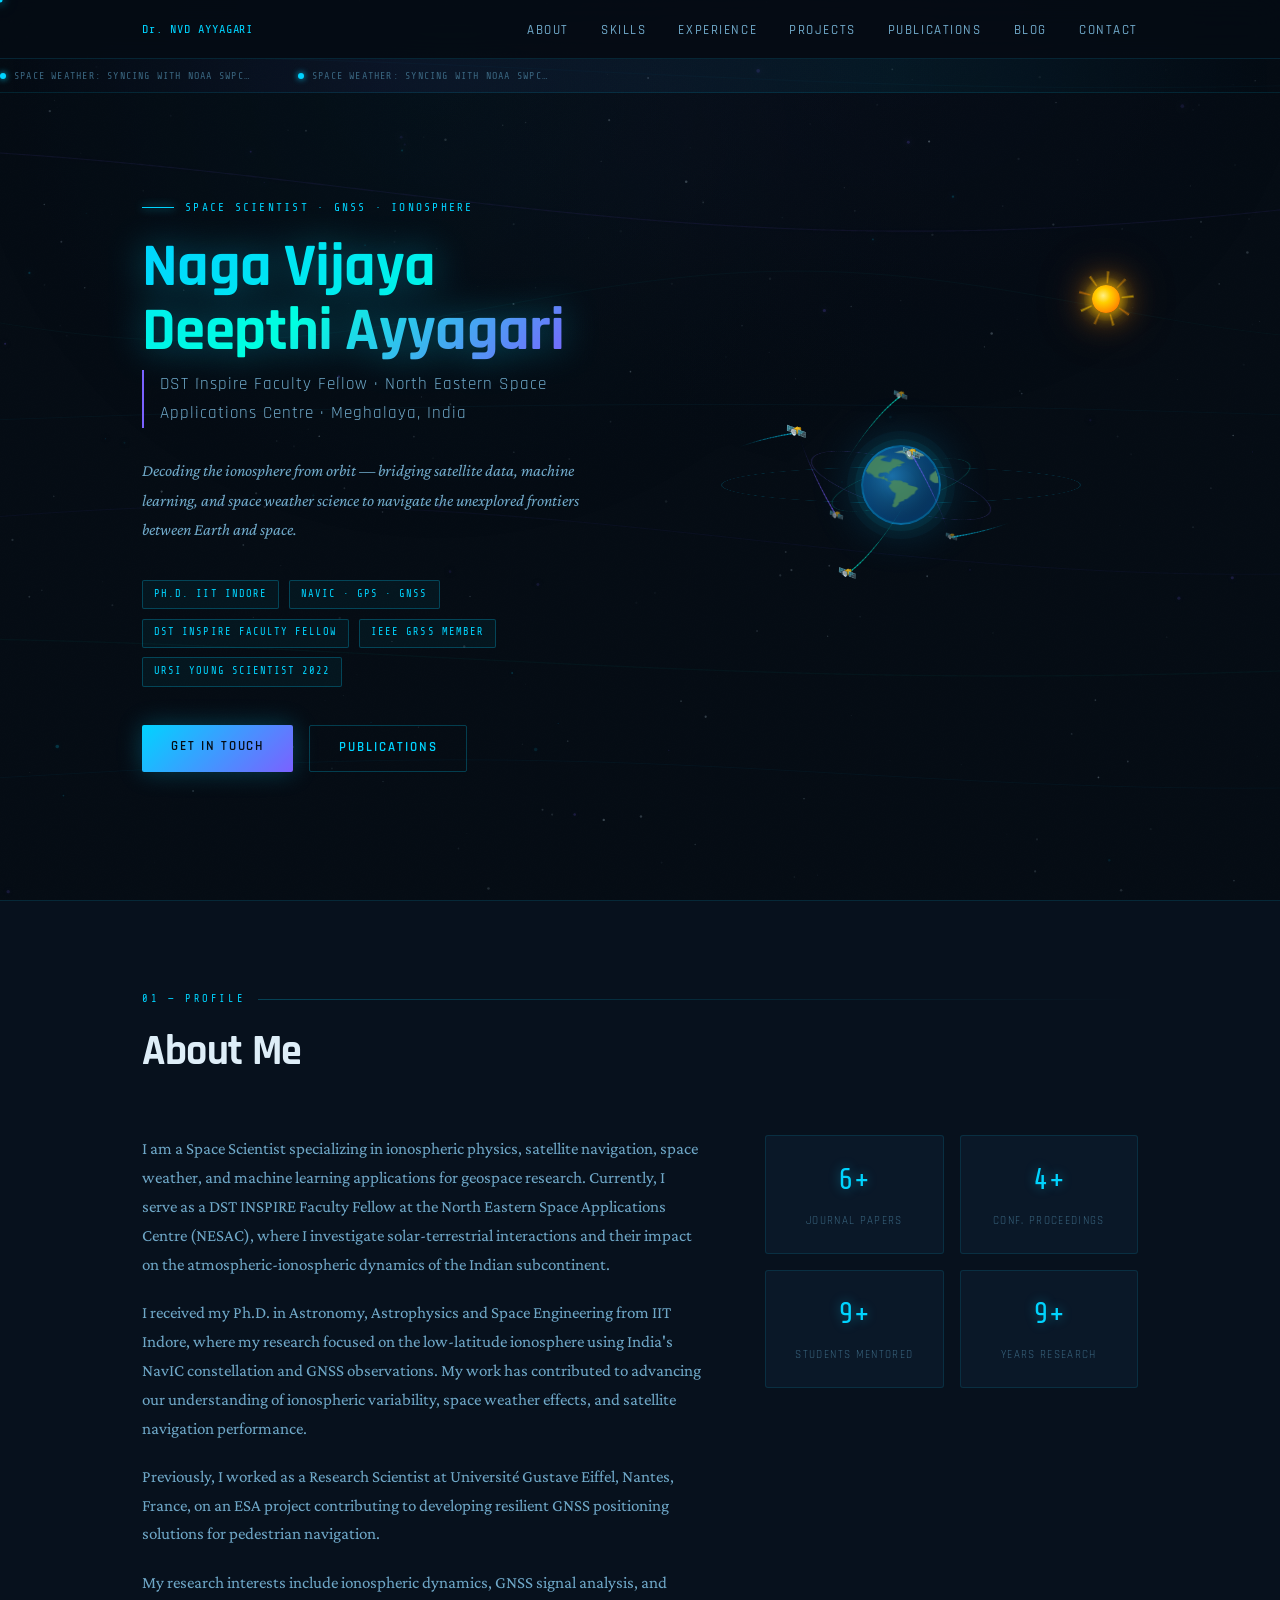
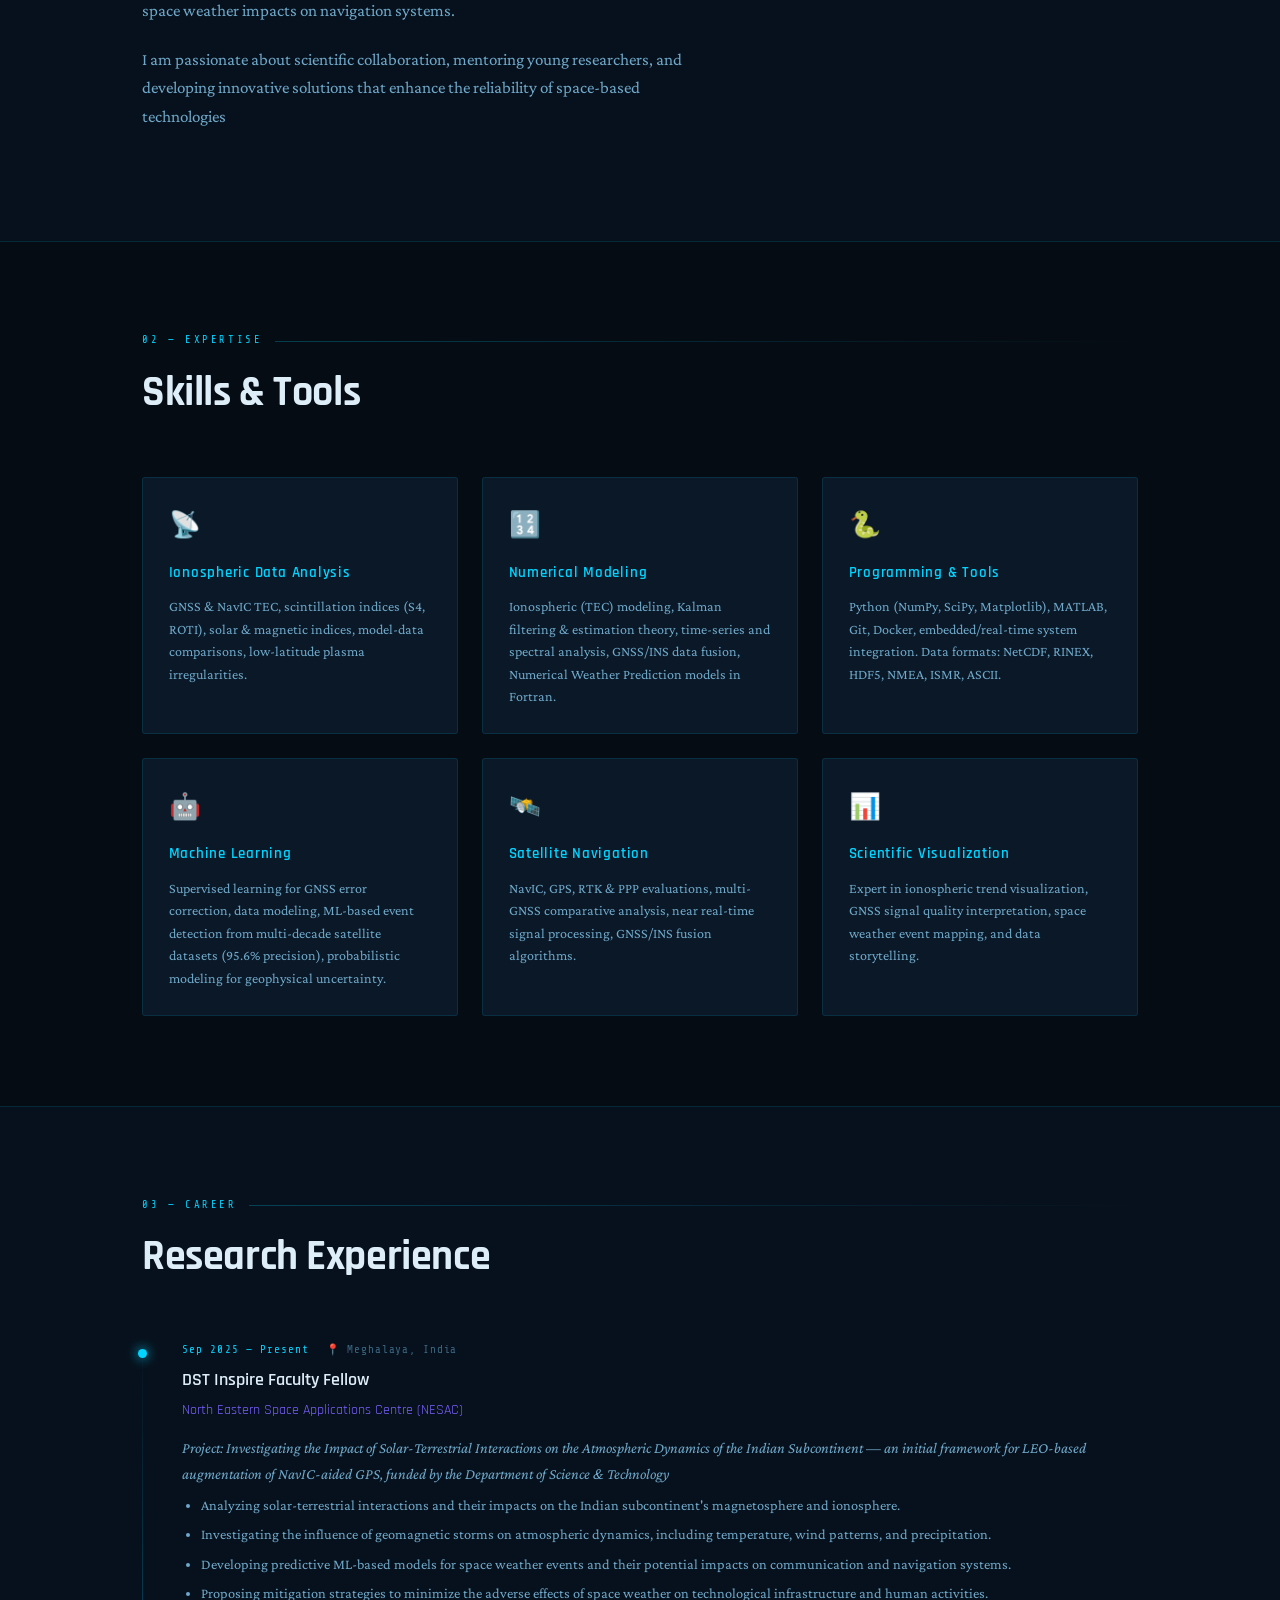
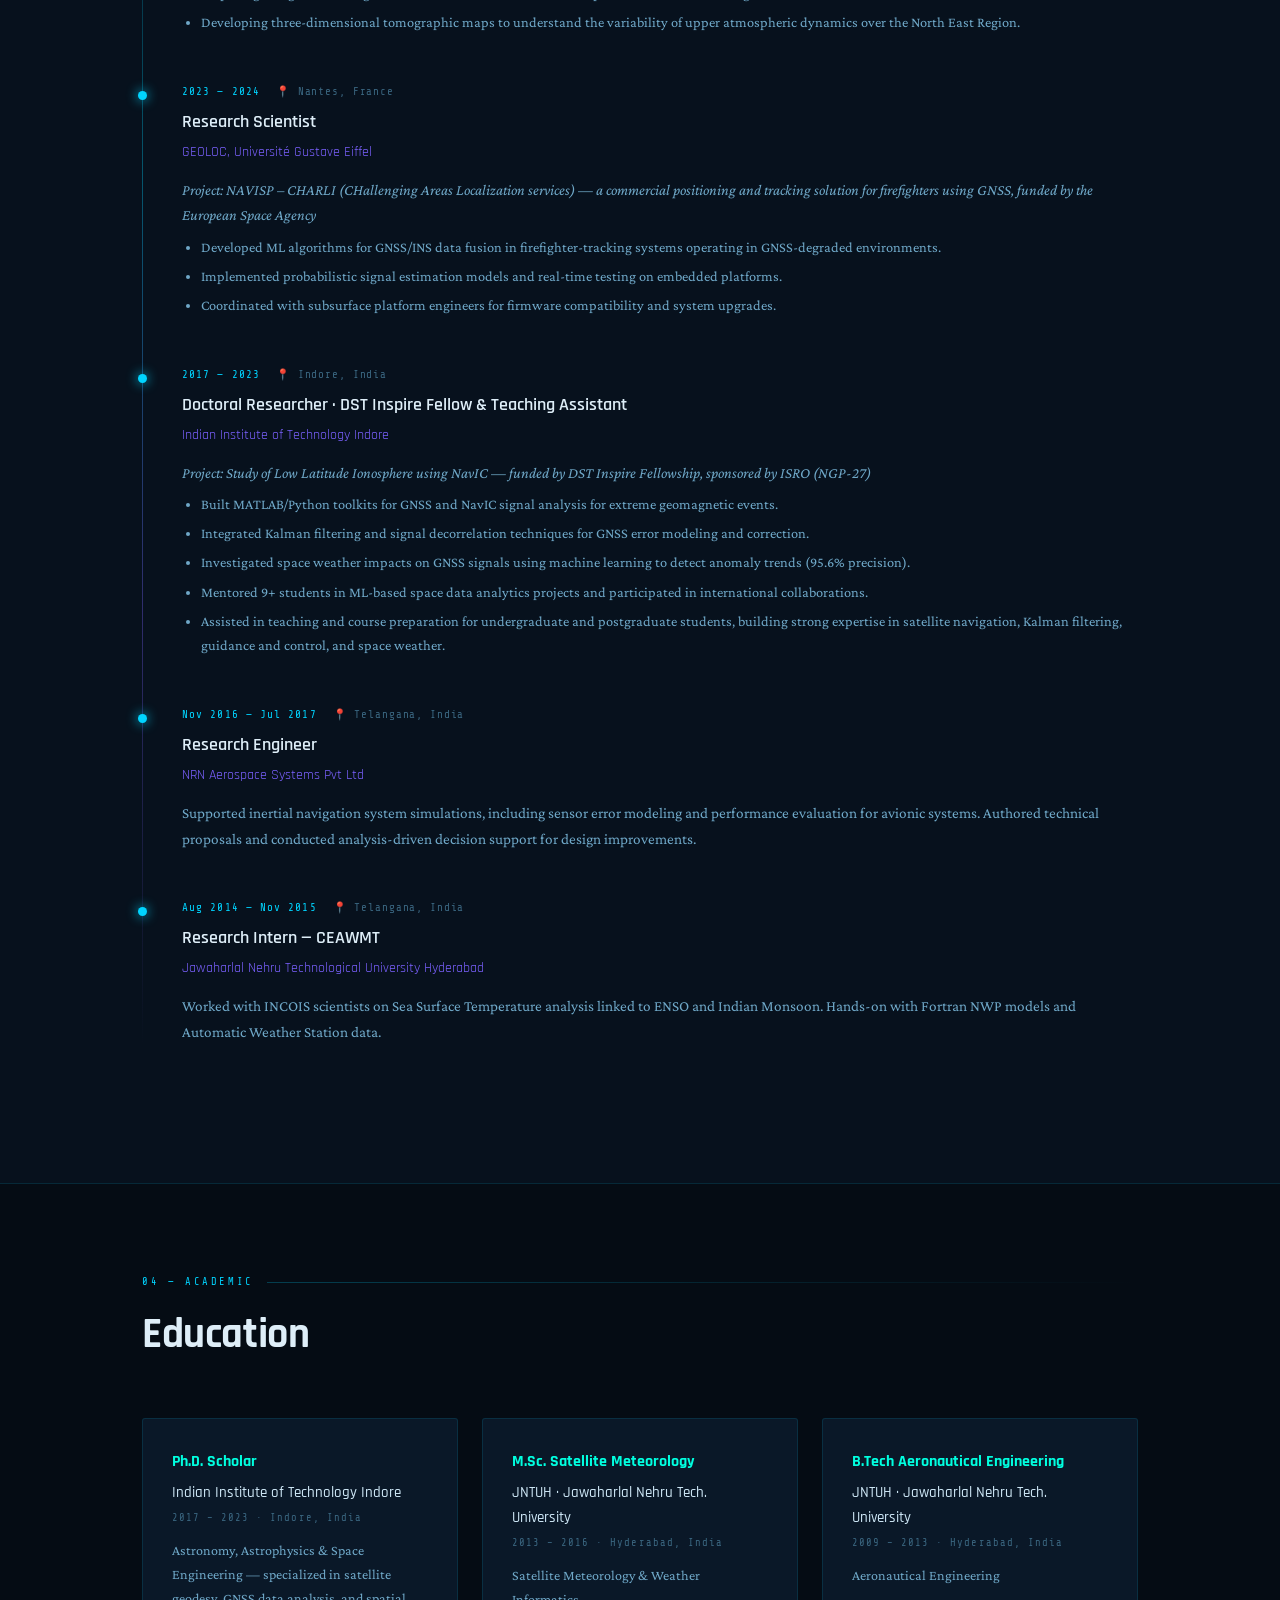
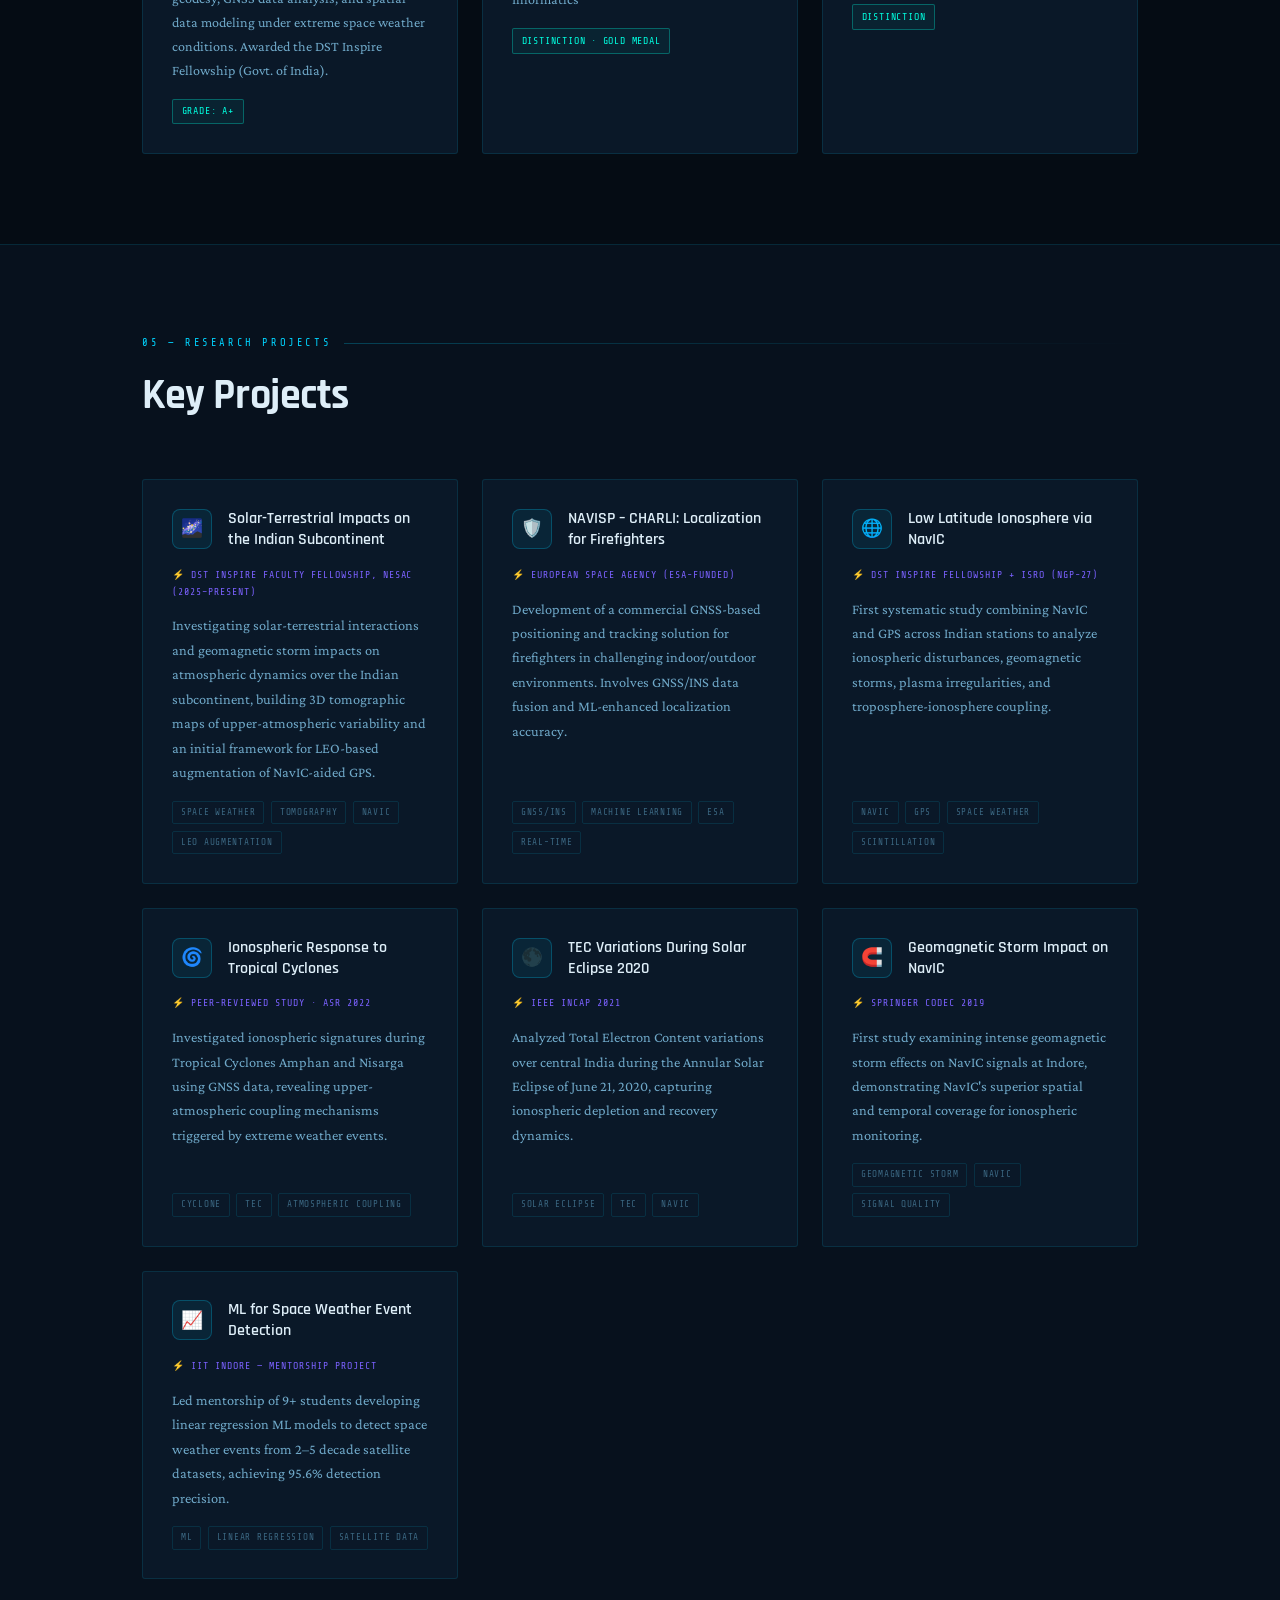
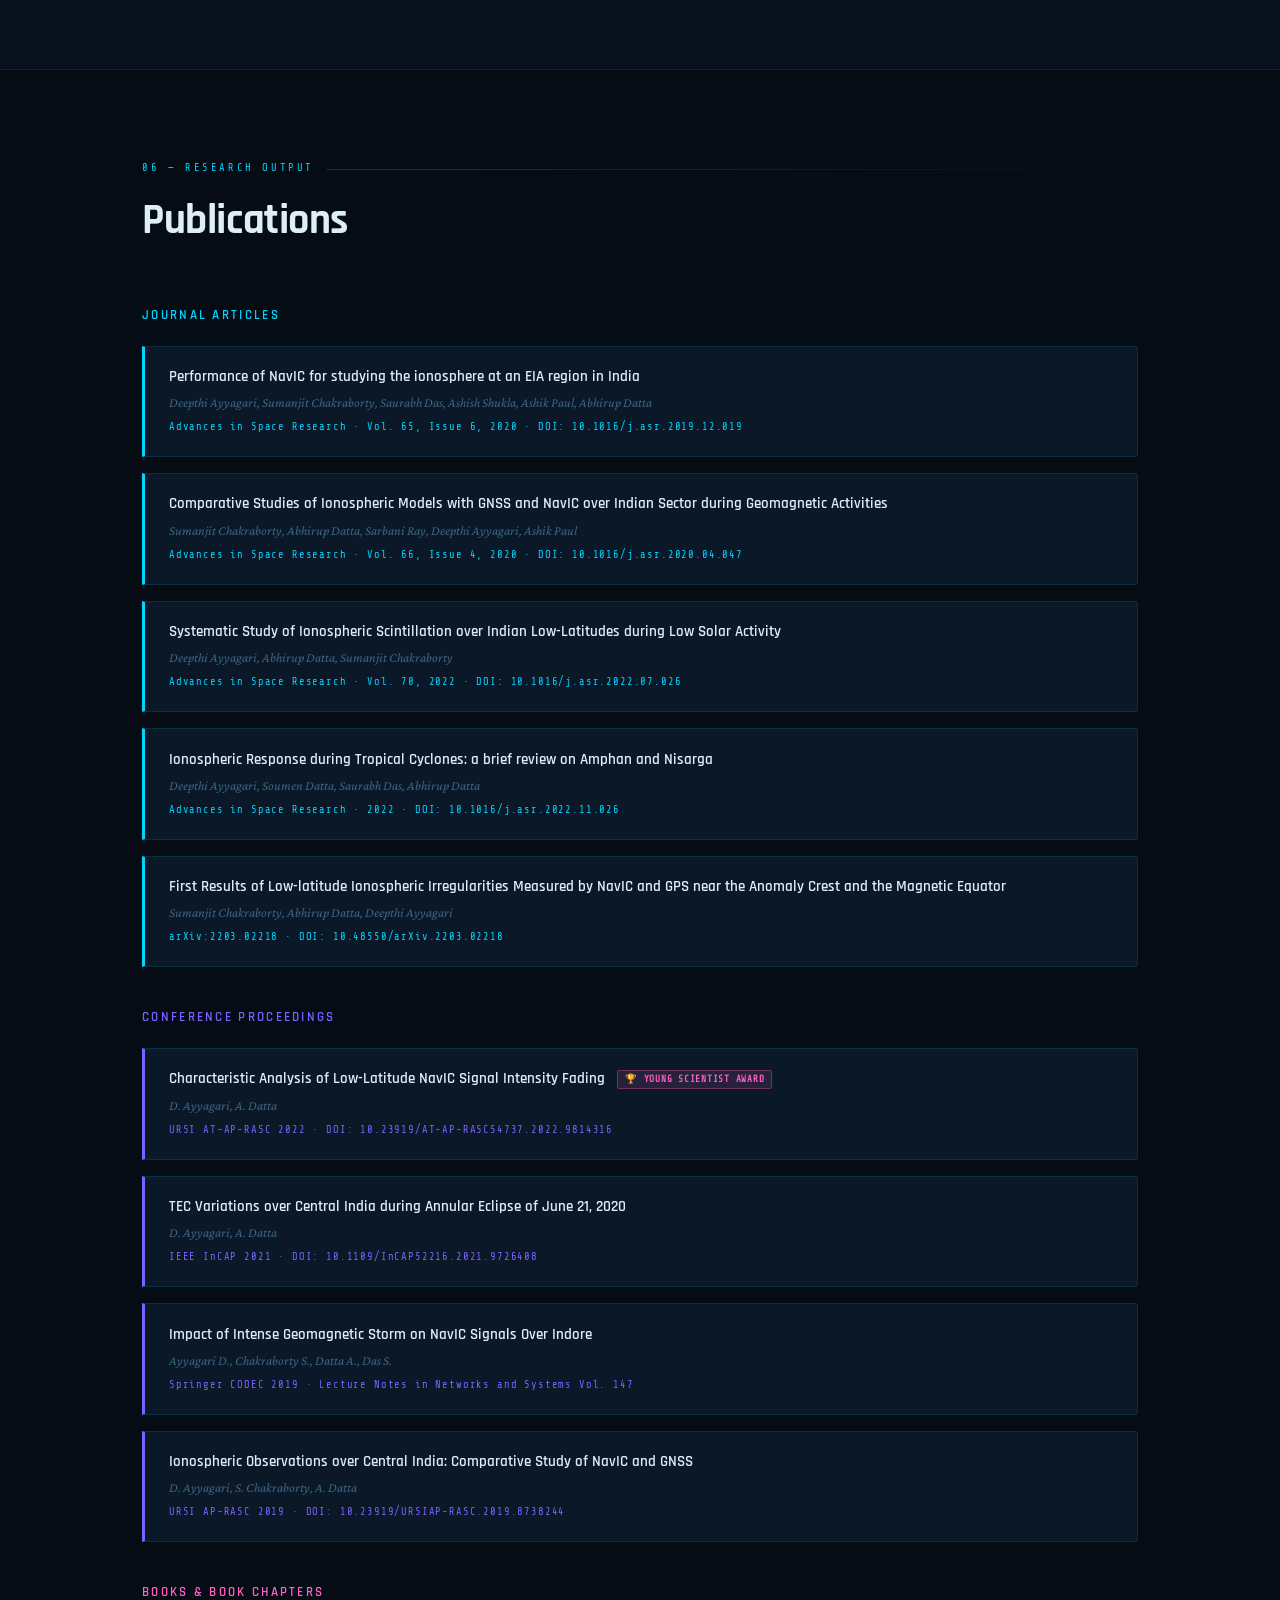
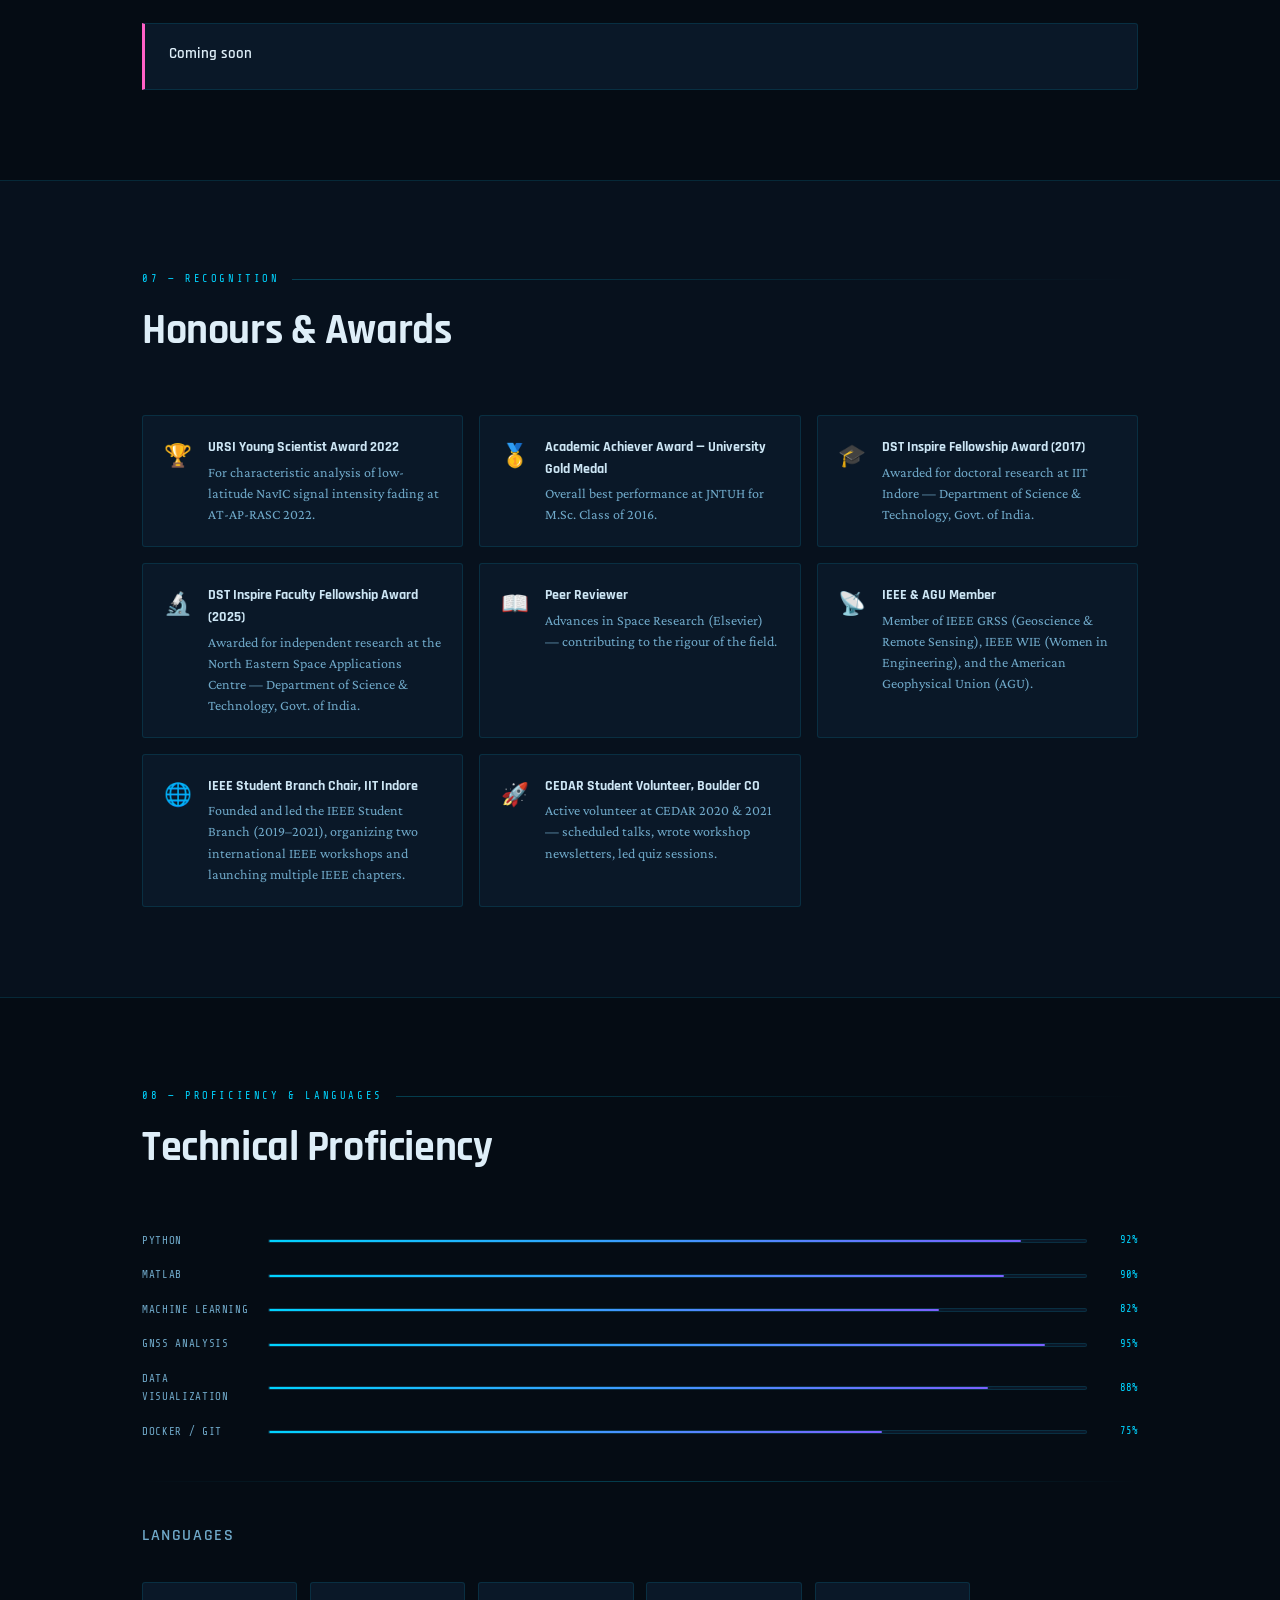
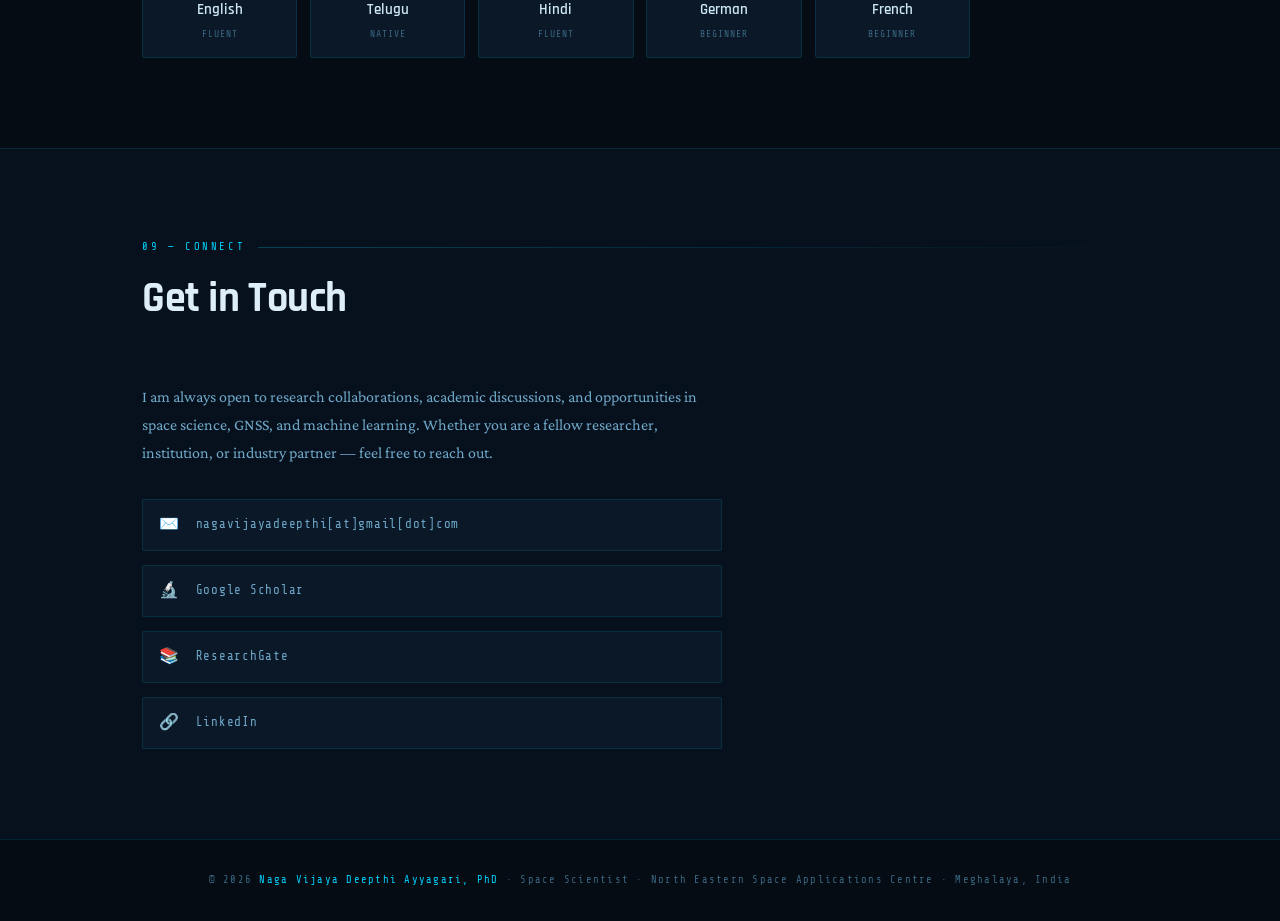
<file: index.html>
<!DOCTYPE html>
<html lang="en">
<head>
<meta charset="UTF-8" />
<meta name="viewport" content="width=device-width, initial-scale=1.0"/>
<title>Naga Vijaya Deepthi Ayyagari — Space Scientist</title>
<link href="https://fonts.googleapis.com/css2?family=Rajdhani:wght@300;400;500;600;700&family=Share+Tech+Mono&family=Crimson+Pro:ital,wght@0,300;0,400;1,300;1,400&display=swap" rel="stylesheet"/>
<link rel="stylesheet" href="css/style.css" />
</head>
<body class="custom-cursor">

<!-- ANIMATED BACKGROUND CANVAS -->
<canvas id="ionosphere-canvas"></canvas>

<!-- CUSTOM CURSOR -->
<div id="cursor-outer"></div>
<div id="cursor-inner"></div>
<canvas id="cursor-trail" width="1" height="1"></canvas>

<!-- SPACE WEATHER LIVE TICKER — populated by js/space-weather.js from NOAA SWPC, refreshed hourly -->
<div class="sw-banner" style="position:fixed;top:58px;left:0;right:0;z-index:99;">
  <div class="sw-ticker" id="sw-ticker">
    <span class="sw-item"><span class="sw-dot cyan"></span> SPACE WEATHER: SYNCING WITH NOAA SWPC…</span>
    <span class="sw-item"><span class="sw-dot cyan"></span> SPACE WEATHER: SYNCING WITH NOAA SWPC…</span>
  </div>
</div>

<!-- NAV -->
<nav>
  <div class="container">
    <a class="nav-logo" href="#hero">Dr. NVD<span> </span>AYYAGARI</a>
    <ul class="nav-links">
      <li><a href="#about">About</a></li>
      <li><a href="#skills">Skills</a></li>
      <li><a href="#experience">Experience</a></li>
      <li><a href="#projects">Projects</a></li>
      <li><a href="#publications">Publications</a></li>
      <li><a href="blog/index.html">Blog</a></li>
      <li><a href="#contact">Contact</a></li>
    </ul>
  </div>
</nav>

<!-- HERO -->
<section id="hero">
  <div class="container">
    <div class="hero-grid">
      <div>
        <div class="hero-tag">Space Scientist · GNSS · Ionosphere</div>
        <h1><span class="glow-name">Naga Vijaya<br>Deepthi Ayyagari</span></h1>
        <div class="hero-title">DST Inspire Faculty Fellow · North Eastern Space Applications Centre · Meghalaya, India</div>
        <p class="hero-bio">Decoding the ionosphere from orbit — bridging satellite data, machine learning, and space weather science to navigate the unexplored frontiers between Earth and space.</p>
        <div class="hero-badges">
          <span class="badge">Ph.D. IIT Indore</span>
          <span class="badge">NavIC · GPS · GNSS</span>
          <span class="badge">DST Inspire Faculty Fellow</span>
          <span class="badge">IEEE GRSS Member</span>
          <span class="badge">URSI Young Scientist 2022</span>
        </div>
        <div class="cta-row">
          <a href="#contact" class="btn-primary">Get in Touch</a>
          <a href="#publications" class="btn-secondary">Publications</a>
        </div>
      </div>
      <div class="hero-visual">
        <!-- 3D tilted orbit path guides -->
        <div class="orbit-path op1"></div>
        <div class="orbit-path op2"></div>
        <div class="orbit-path op3"></div>
        <!-- Signal rings from Earth -->
        <div class="signal-ring"></div>
        <div class="signal-ring"></div>
        <div class="signal-ring"></div>
        <!-- Earth at center — js/earth.js draws a simplified rotating world map onto #earth-canvas -->
        <div class="earth-core"><canvas id="earth-canvas" width="80" height="80"></canvas></div>
        <!-- Satellites drawn on canvas for true 3D elliptical orbits -->
        <canvas id="sat-canvas" width="420" height="420"></canvas>
        <!-- Solar activity dot — .solar-surface is a churning granulation texture, see css/style.css -->
        <div class="solar-flare"><div class="solar-surface"></div></div>
      </div>
    </div>
  </div>
</section>

<!-- ABOUT -->
<section id="about">
  <div class="container">
    <div class="section-label">01 — Profile</div>
    <h2>About Me</h2>
    <div class="about-grid">
      <div class="about-text">
        <p>I am a Space Scientist specializing in ionospheric physics, satellite navigation, space weather, and machine learning applications for geospace research. Currently, I serve as a DST INSPIRE Faculty Fellow at the North Eastern Space Applications Centre (NESAC), where I investigate solar-terrestrial interactions and their impact on the atmospheric-ionospheric dynamics of the Indian subcontinent.</p>
        <p>I received my Ph.D. in Astronomy, Astrophysics and Space Engineering from IIT Indore, where my research focused on the low-latitude ionosphere using India's NavIC constellation and GNSS observations. My work has contributed to advancing our understanding of ionospheric variability, space weather effects, and satellite navigation performance.</p>
        <p>Previously, I worked as a Research Scientist at Université Gustave Eiffel, Nantes, France, on an ESA project contributing to developing resilient GNSS positioning solutions for pedestrian navigation. </p>
        <p>My research interests include ionospheric dynamics, GNSS signal analysis, and space weather impacts on navigation systems.</p>
        <p>I am passionate about scientific collaboration, mentoring young researchers, and developing innovative solutions that enhance the reliability of space-based technologies</p>
      </div>
      <div class="stat-grid" id="about-stats"><!-- filled by js/render.js from js/data/about.js --></div>
    </div>
  </div>
</section>

<!-- SKILLS -->
<section id="skills">
  <div class="container">
    <div class="section-label">02 — Expertise</div>
    <h2>Skills &amp; Tools</h2>
    <div class="skills-grid" id="skills-grid"><!-- filled by js/render.js from js/data/skills.js --></div>
  </div>
</section>

<!-- EXPERIENCE -->
<section id="experience">
  <div class="container">
    <div class="section-label">03 — Career</div>
    <h2>Research Experience</h2>
    <div class="timeline" id="experience-timeline"><!-- filled by js/render.js from js/data/experience.js --></div>
  </div>
</section>

<!-- EDUCATION -->
<section id="education">
  <div class="container">
    <div class="section-label">04 — Academic</div>
    <h2>Education</h2>
    <div class="edu-grid" id="education-grid"><!-- filled by js/render.js from js/data/education.js --></div>
  </div>
</section>

<!-- PROJECTS -->
<section id="projects">
  <div class="container">
    <div class="section-label">05 — Research Projects</div>
    <h2>Key Projects</h2>
    <div class="projects-grid" id="projects-grid"><!-- filled by js/render.js from js/data/projects.js --></div>
  </div>
</section>

<!-- PUBLICATIONS -->
<section id="publications">
  <div class="container">
    <div class="section-label">06 — Research Output</div>
    <h2>Publications</h2>

    <div class="pub-group">
      <h3 class="pub-subhead pub-subhead--journal">Journal Articles</h3>
      <div class="pub-list" id="pub-journal-list"><!-- filled by js/render.js from js/data/publications.js --></div>
    </div>

    <div class="pub-group">
      <h3 class="pub-subhead pub-subhead--conference">Conference Proceedings</h3>
      <div class="pub-list" id="pub-conference-list"><!-- filled by js/render.js from js/data/publications.js --></div>
    </div>

    <div class="pub-group">
      <h3 class="pub-subhead pub-subhead--books">Books &amp; Book Chapters</h3>
      <div class="pub-list" id="pub-bookchapters-list"><!-- filled by js/render.js from js/data/publications.js --></div>
    </div>
  </div>
</section>

<!-- AWARDS -->
<section id="awards">
  <div class="container">
    <div class="section-label">07 — Recognition</div>
    <h2>Honours &amp; Awards</h2>
    <div class="awards-grid" id="awards-grid"><!-- filled by js/render.js from js/data/awards.js --></div>
  </div>
</section>

<!-- GALLERY — PROFICIENCY -->
<section id="gallery">
  <div class="container">
    <div class="section-label">08 — Proficiency &amp; Languages</div>
    <h2>Technical Proficiency</h2>
    <div class="prog-bars" id="prog-bars"><!-- filled by js/render.js from js/data/proficiency.js --></div>
    <div class="divider" style="margin:2.5rem 0;"></div>
    <h3 class="gallery-subhead">Languages</h3>
    <div class="langs-grid" id="langs-grid"><!-- filled by js/render.js from js/data/proficiency.js --></div>
  </div>
</section>

<!-- CONTACT -->
<section id="contact">
  <div class="container">
    <div class="section-label">09 — Connect</div>
    <h2>Get in Touch</h2>
    <div class="contact-inner">
      <div>
        <p class="contact-intro">I am always open to research collaborations, academic discussions, and opportunities in space science, GNSS, and machine learning. Whether you are a fellow researcher, institution, or industry partner — feel free to reach out.</p>
        <div class="contact-links">
          <div class="contact-link">
            <span class="contact-link-icon">✉️</span> nagavijayadeepthi[at]gmail[dot]com
          </div>
          <a href="https://scholar.google.com/citations?user=rH1kSyIAAAAJ&hl=en" target="_blank" class="contact-link">
            <span class="contact-link-icon">🔬</span> Google Scholar
          </a>
          <a href="https://www.researchgate.net/profile/Deepthi-Ayyagari-2" target="_blank" class="contact-link">
            <span class="contact-link-icon">📚</span> ResearchGate
          </a>
          <a href="https://www.linkedin.com/in/deepthiayyagari/" target="_blank" class="contact-link">
            <span class="contact-link-icon">🔗</span> LinkedIn
          </a>
        </div>
      </div>

    </div>
  </div>
</section>

<!-- FOOTER -->
<footer>
  <div class="container">
    <p>© 2026 <span>Naga Vijaya Deepthi Ayyagari, PhD</span> · Space Scientist · North Eastern Space Applications Centre · Meghalaya, India</p>
  </div>
</footer>

<!-- DATA (content) — edit these to update page content -->
<script src="js/data/about.js"></script>
<script src="js/data/skills.js"></script>
<script src="js/data/experience.js"></script>
<script src="js/data/education.js"></script>
<script src="js/data/projects.js"></script>
<script src="js/data/publications.js"></script>
<script src="js/data/awards.js"></script>
<script src="js/data/proficiency.js"></script>

<!-- RENDER (builds sections from the data above) -->
<script src="js/render.js"></script>

<!-- LIVE DATA (fetches from NOAA SWPC, refreshes hourly — see js/space-weather.js for why not OMNIWeb directly) -->
<script src="js/space-weather.js"></script>

<!-- VISUAL EFFECTS (independent of content) -->
<script src="js/background.js"></script>
<script src="js/satellites.js"></script>
<script src="js/earth.js"></script>
<script src="js/cursor.js"></script>
</body>
</html>
</file>
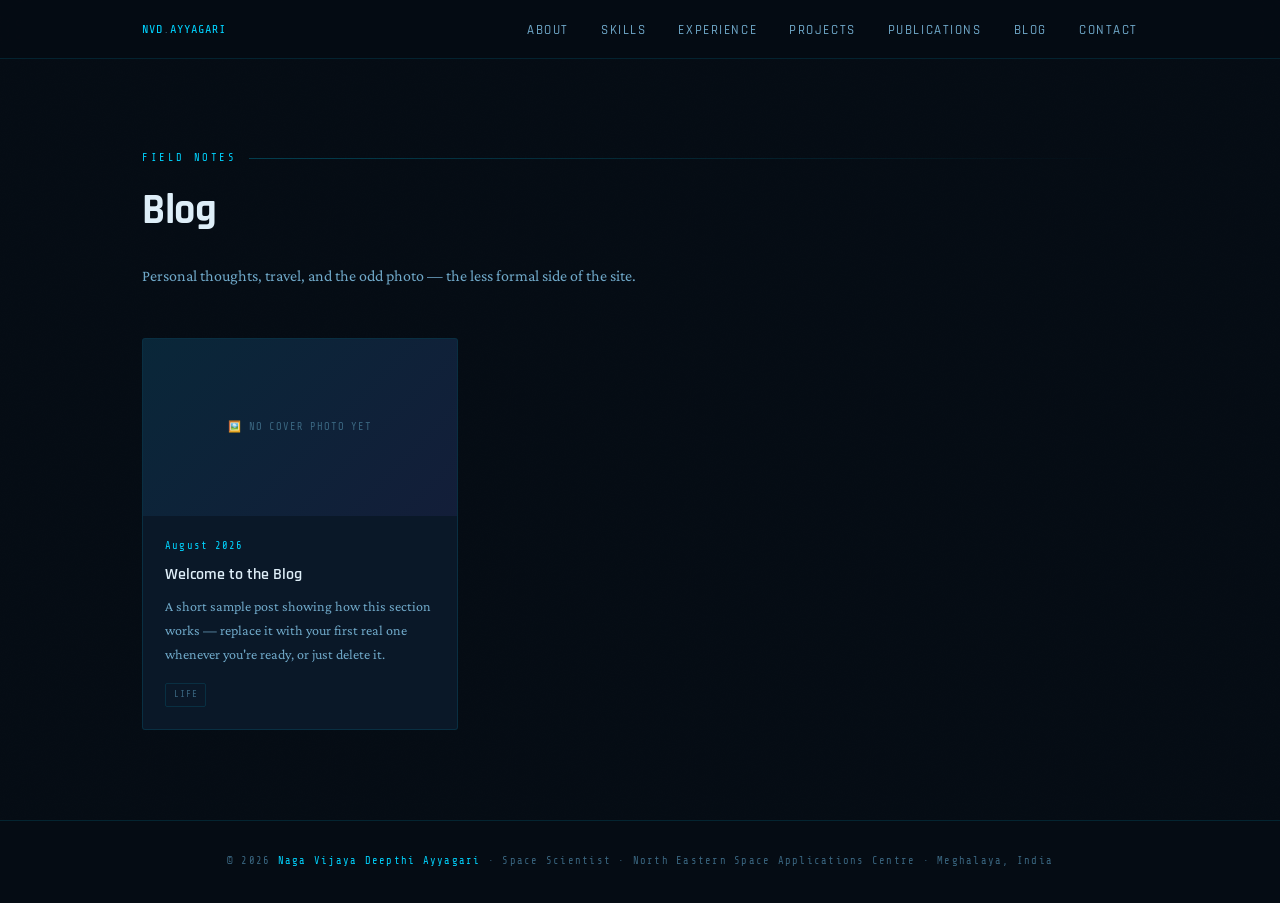
<file: blog/index.html>
<!DOCTYPE html>
<html lang="en">
<head>
<meta charset="UTF-8" />
<meta name="viewport" content="width=device-width, initial-scale=1.0"/>
<title>Blog — Naga Vijaya Deepthi Ayyagari</title>
<link href="https://fonts.googleapis.com/css2?family=Rajdhani:wght@300;400;500;600;700&family=Share+Tech+Mono&family=Crimson+Pro:ital,wght@0,300;0,400;1,300;1,400&display=swap" rel="stylesheet"/>
<link rel="stylesheet" href="../css/style.css" />
</head>
<body>

<!-- NAV — same links as the homepage, but pointing back at it; "Blog" points at this page -->
<nav>
  <div class="container">
    <a class="nav-logo" href="../index.html">NVD<span>.</span>AYYAGARI</a>
    <ul class="nav-links">
      <li><a href="../index.html#about">About</a></li>
      <li><a href="../index.html#skills">Skills</a></li>
      <li><a href="../index.html#experience">Experience</a></li>
      <li><a href="../index.html#projects">Projects</a></li>
      <li><a href="../index.html#publications">Publications</a></li>
      <li><a href="index.html">Blog</a></li>
      <li><a href="../index.html#contact">Contact</a></li>
    </ul>
  </div>
</nav>

<section class="page-intro">
  <div class="container">
    <div class="section-label">Field Notes</div>
    <h2>Blog</h2>
    <p class="contact-intro" style="max-width:640px; margin-top:-2rem; margin-bottom:3rem;">Personal thoughts, travel, and the odd photo — the less formal side of the site.</p>
    <div class="blog-grid" id="blog-grid"><!-- filled by js/blog-render.js from js/data/blog-posts.js --></div>
  </div>
</section>

<!-- FOOTER -->
<footer>
  <div class="container">
    <p>© 2026 <span>Naga Vijaya Deepthi Ayyagari</span> · Space Scientist · North Eastern Space Applications Centre · Meghalaya, India</p>
  </div>
</footer>

<script src="../js/data/blog-posts.js"></script>
<script src="../js/blog-render.js"></script>
<script src="../js/blog-cursor.js"></script>
</body>
</html>
</file>
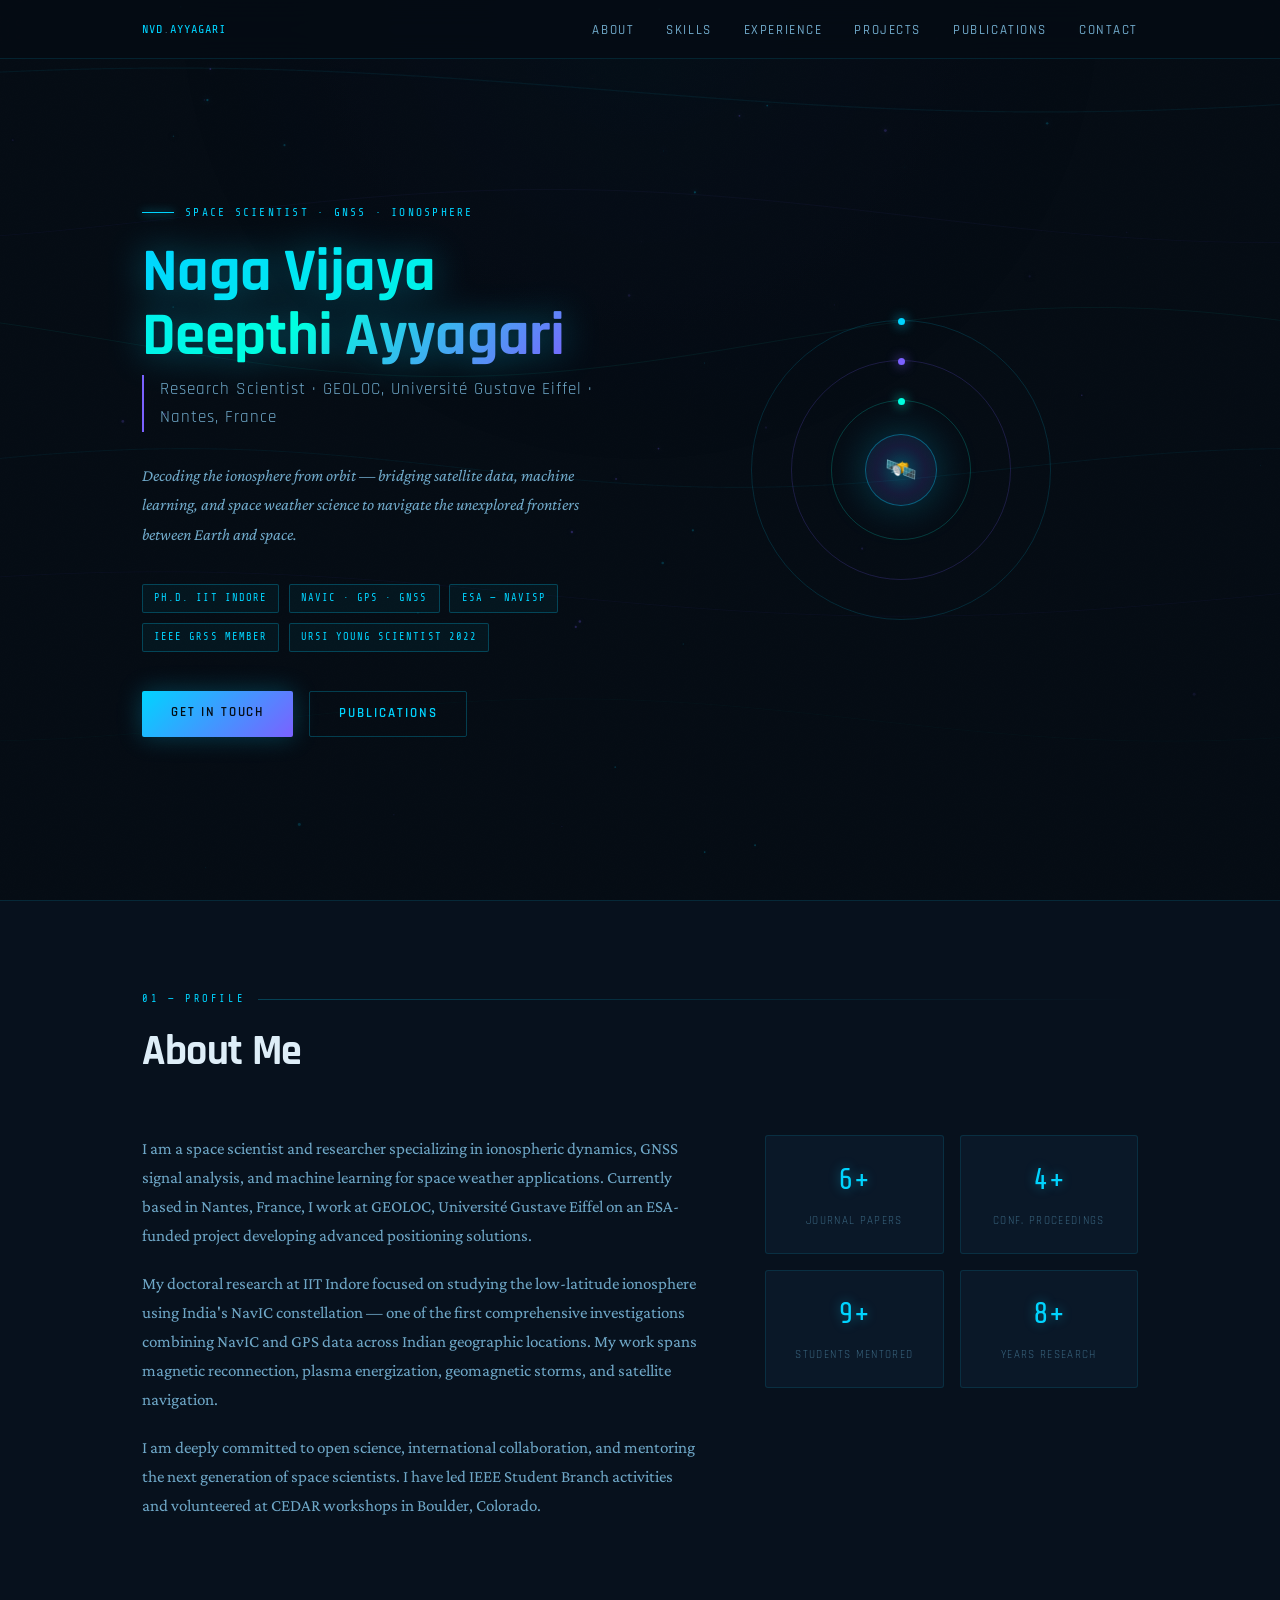
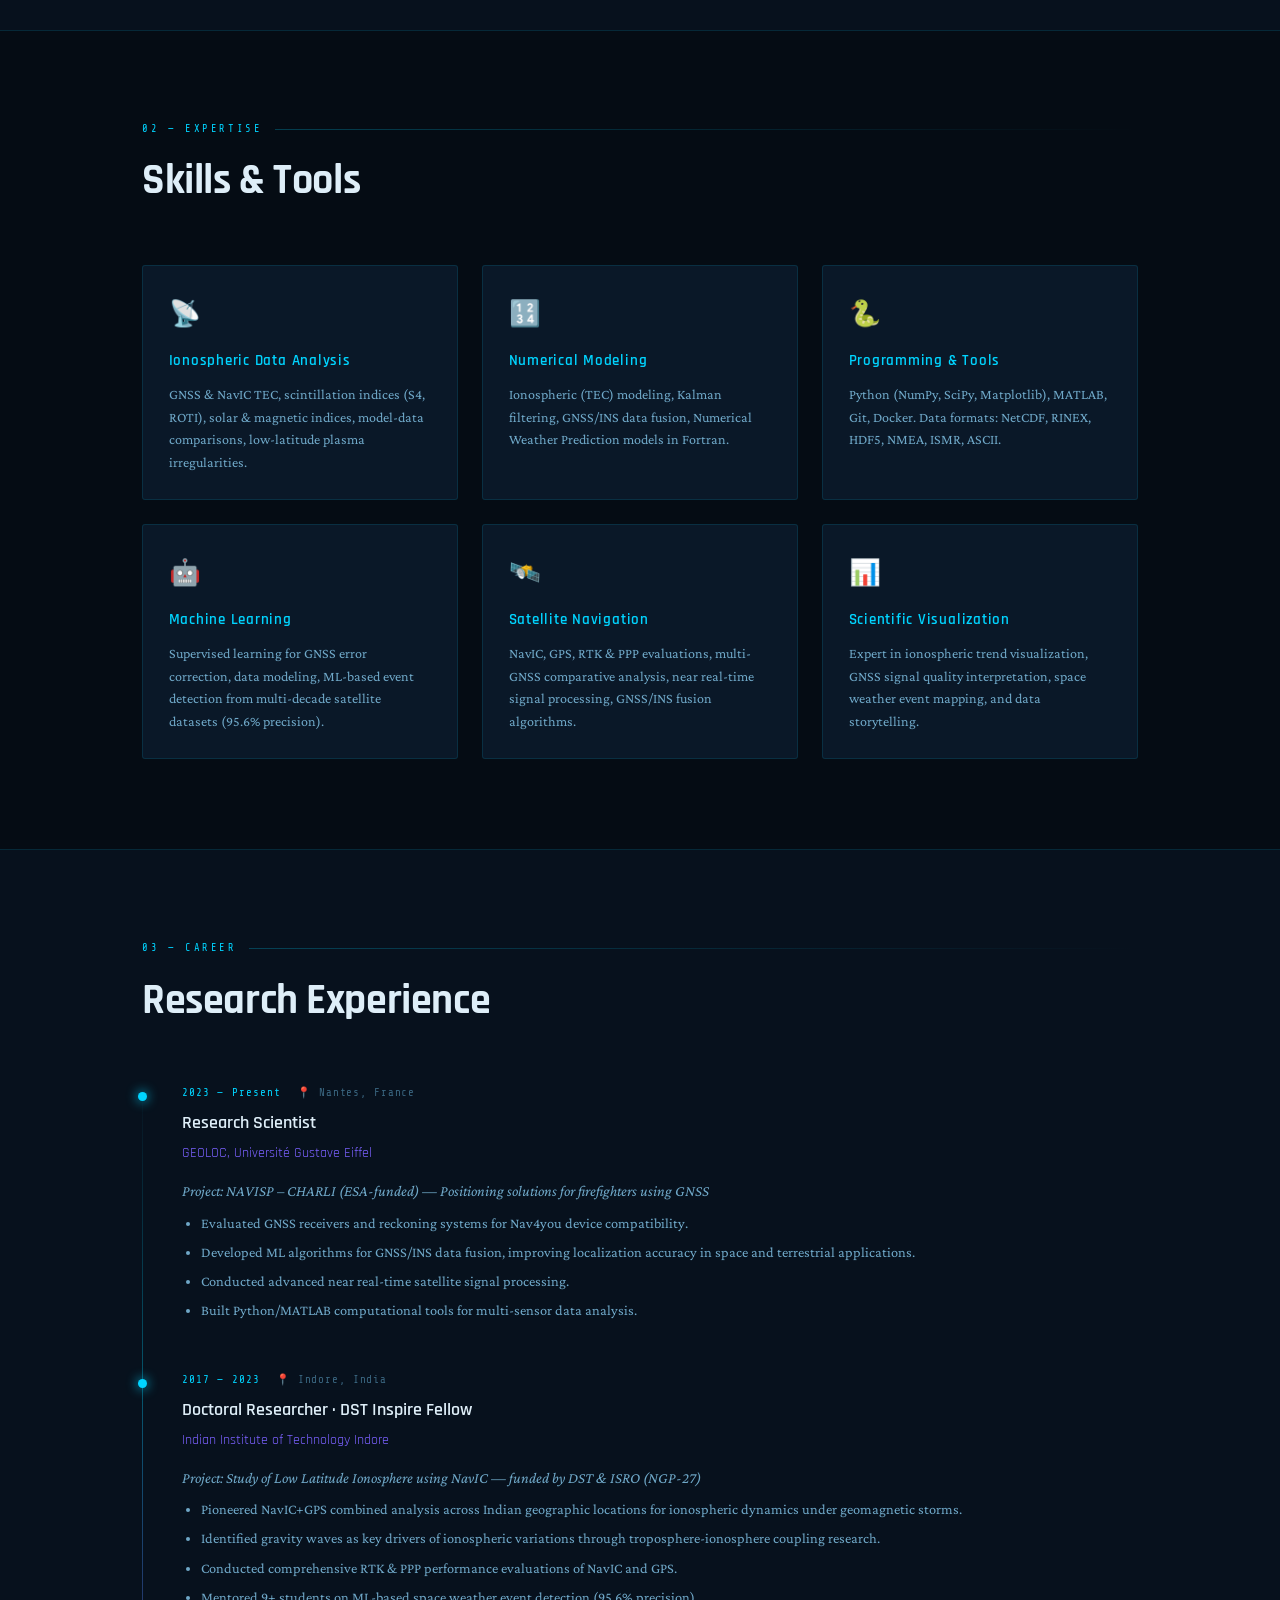
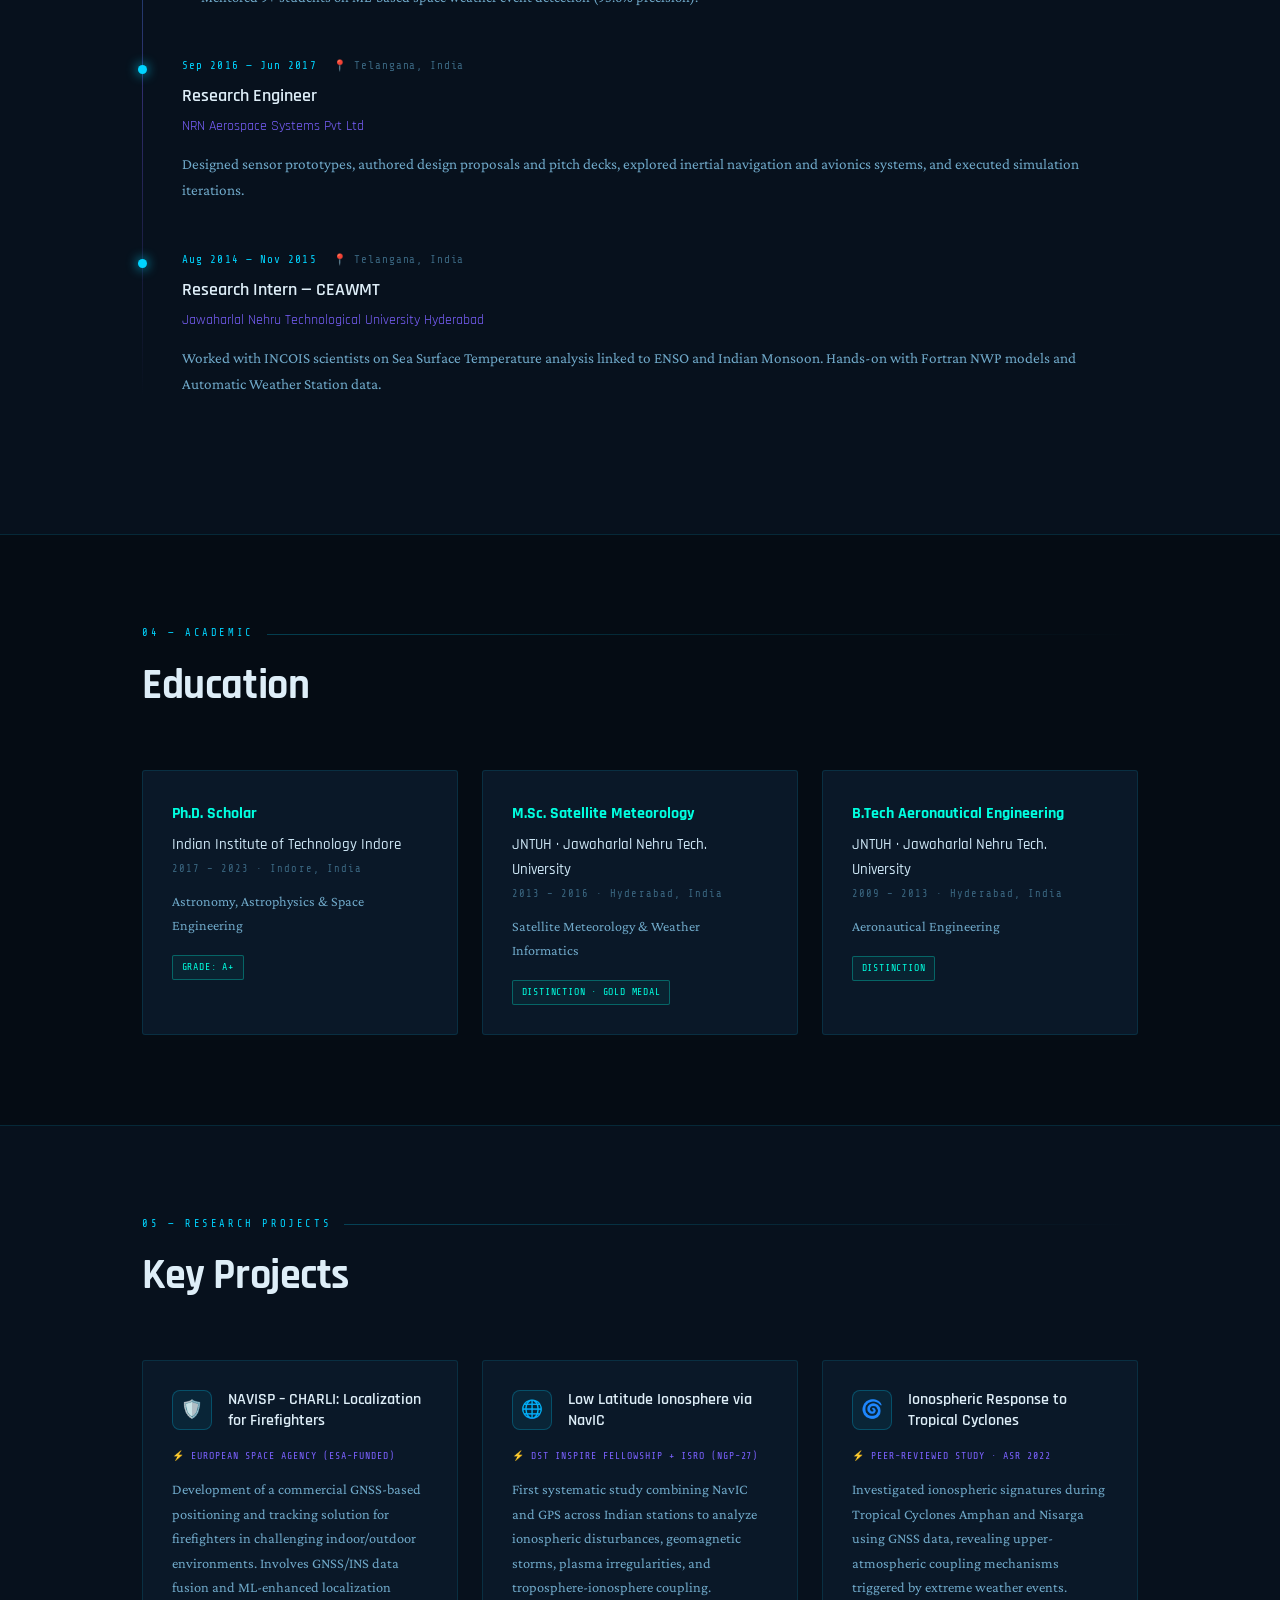
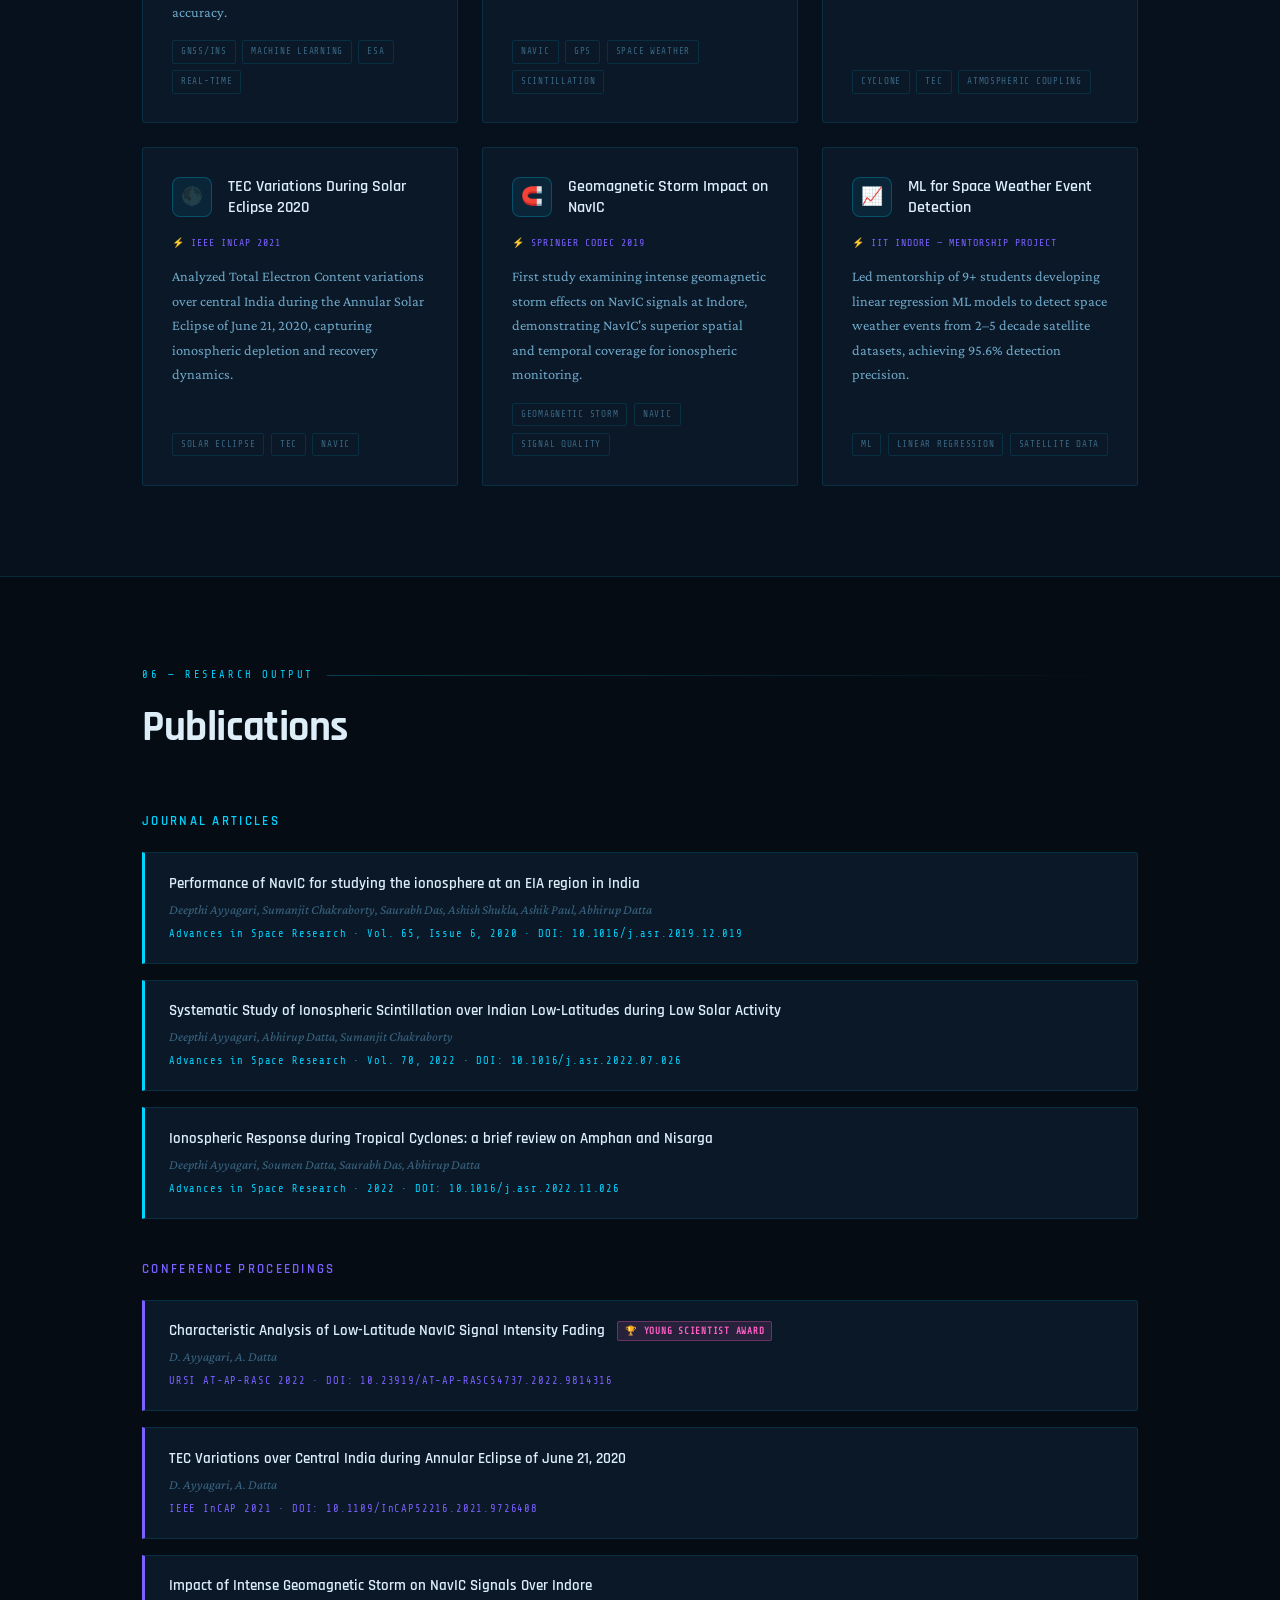
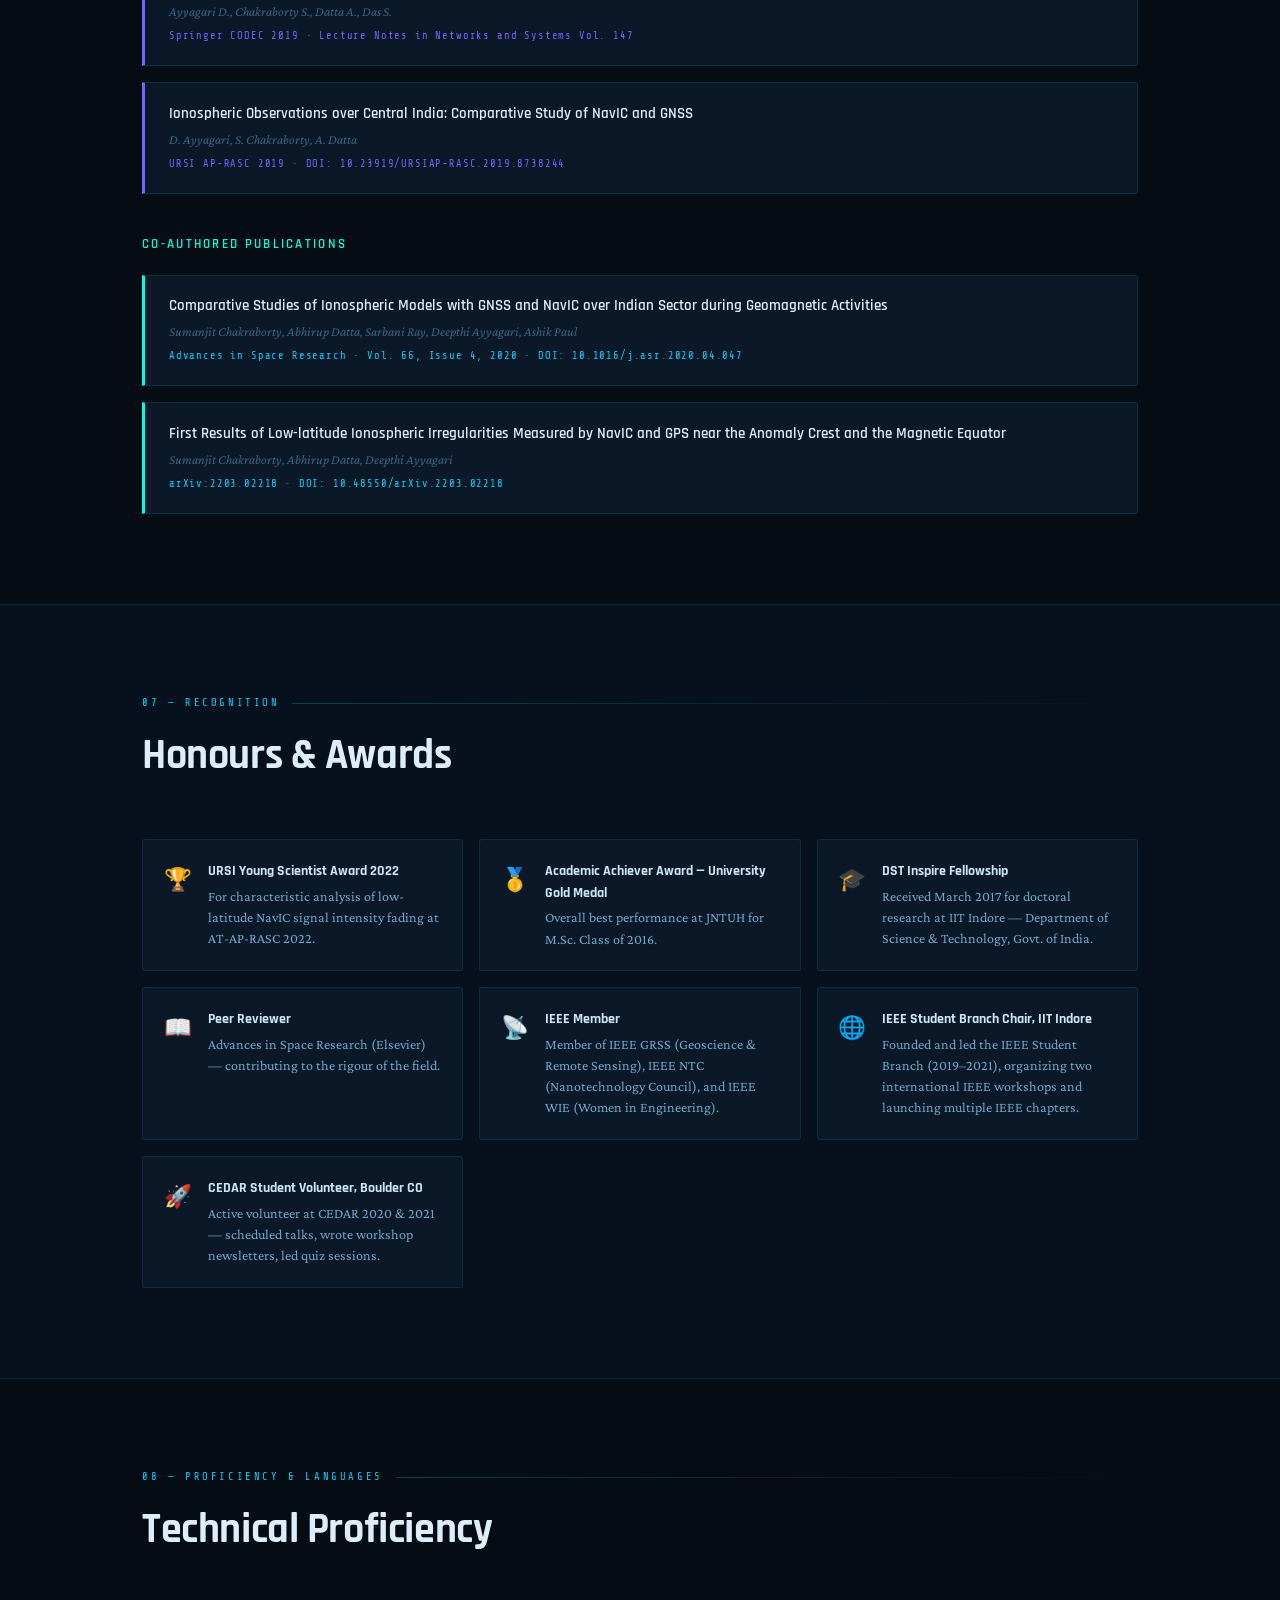
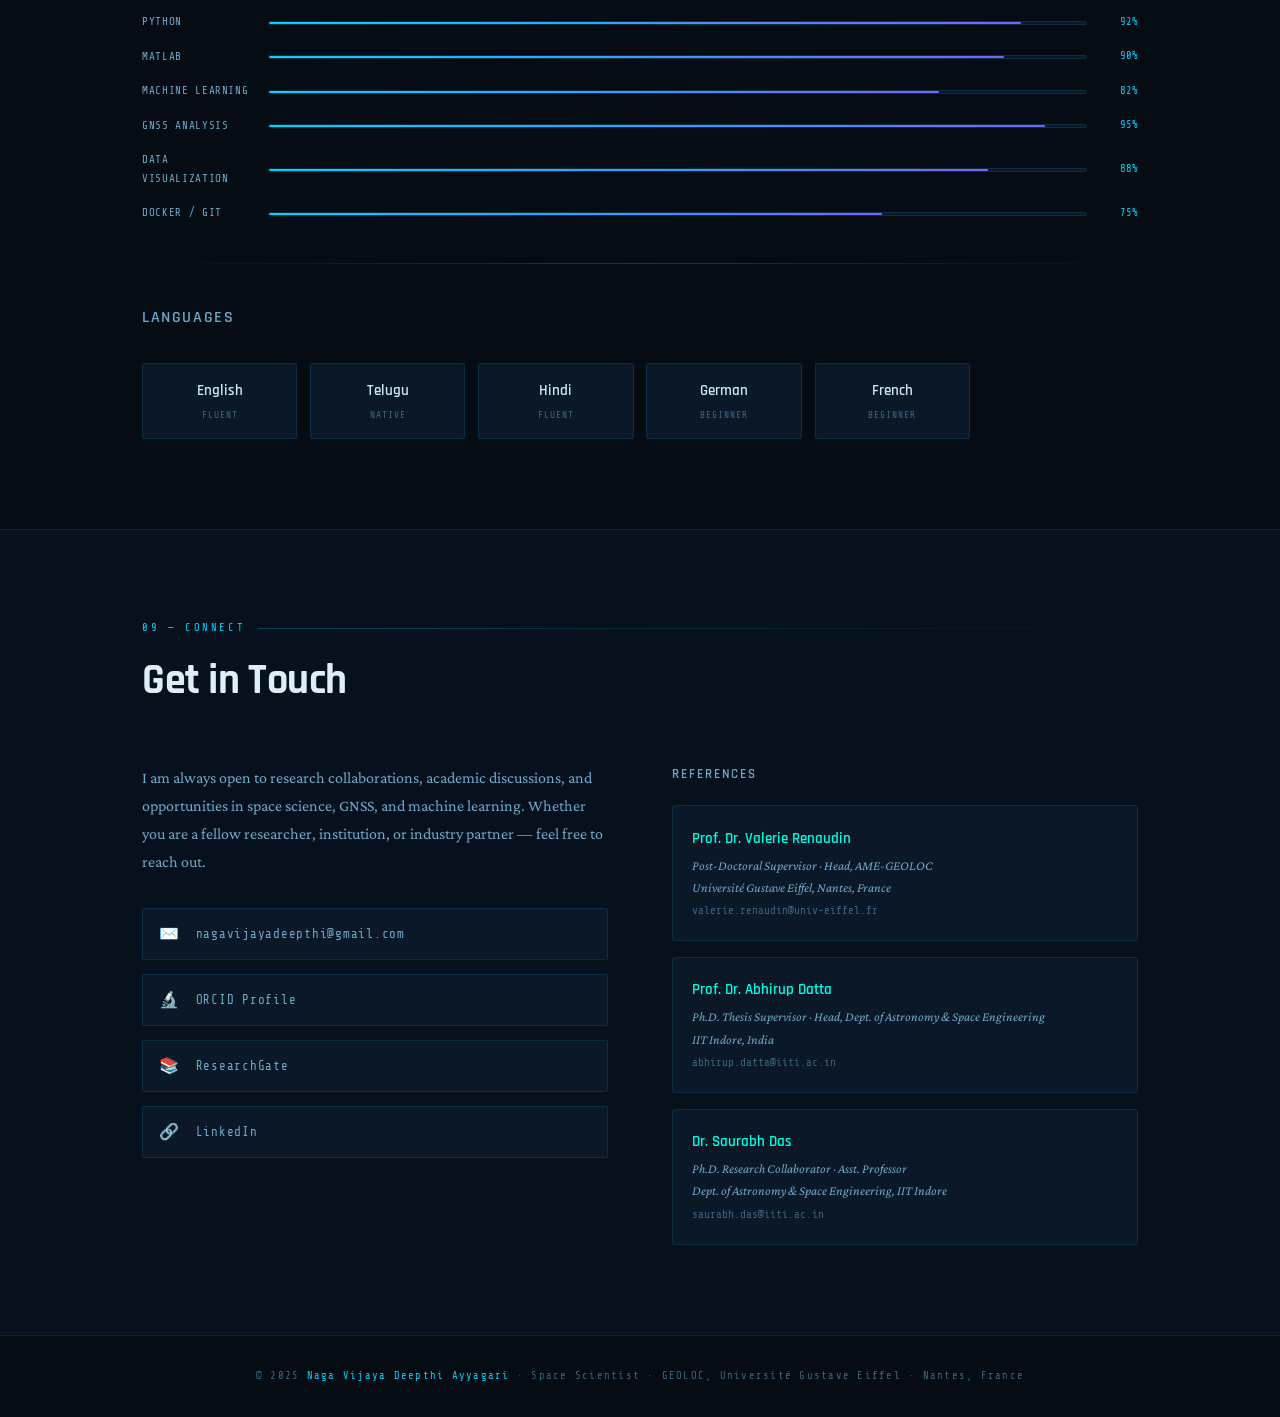
<file: deepthi_portfolio.html>
<!DOCTYPE html>
<html lang="en">
<head>
<meta charset="UTF-8" />
<meta name="viewport" content="width=device-width, initial-scale=1.0"/>
<title>Naga Vijaya Deepthi Ayyagari — Space Scientist</title>
<link href="https://fonts.googleapis.com/css2?family=Rajdhani:wght@300;400;500;600;700&family=Share+Tech+Mono&family=Crimson+Pro:ital,wght@0,300;0,400;1,300;1,400&display=swap" rel="stylesheet"/>
<style>
  :root {
    --bg:        #050c14;
    --bg2:       #07111d;
    --bg3:       #0a1828;
    --plasma:    #00d4ff;
    --plasma2:   #00ffe0;
    --aurora:    #7b61ff;
    --aurora2:   #ff61c7;
    --glow:      rgba(0,212,255,0.18);
    --glow2:     rgba(123,97,255,0.14);
    --text:      #cde6f5;
    --text2:     #6fa8c8;
    --text3:     #3a6680;
    --border:    rgba(0,212,255,0.12);
    --border2:   rgba(0,212,255,0.25);
    --mono:      'Share Tech Mono', monospace;
    --head:      'Rajdhani', sans-serif;
    --body:      'Crimson Pro', serif;
  }

  *, *::before, *::after { box-sizing: border-box; margin: 0; padding: 0; }

  html { scroll-behavior: smooth; }

  body {
    background: var(--bg);
    color: var(--text);
    font-family: var(--body);
    font-size: 17px;
    line-height: 1.7;
    overflow-x: hidden;
  }

  /* ─── CANVAS BG ─── */
  #ionosphere-canvas {
    position: fixed;
    inset: 0;
    z-index: 0;
    opacity: 0.55;
    pointer-events: none;
  }

  /* ─── NOISE OVERLAY ─── */
  body::before {
    content: '';
    position: fixed;
    inset: 0;
    z-index: 1;
    background-image: url("data:image/svg+xml,%3Csvg viewBox='0 0 200 200' xmlns='http://www.w3.org/2000/svg'%3E%3Cfilter id='n'%3E%3CfeTurbulence type='fractalNoise' baseFrequency='0.85' numOctaves='4' stitchTiles='stitch'/%3E%3C/filter%3E%3Crect width='100%25' height='100%25' filter='url(%23n)' opacity='0.04'/%3E%3C/svg%3E");
    background-size: 180px;
    opacity: 0.35;
    pointer-events: none;
  }

  /* ─── LAYOUT ─── */
  .container {
    position: relative;
    z-index: 2;
    max-width: 1060px;
    margin: 0 auto;
    padding: 0 2rem;
  }

  /* ─── NAV ─── */
  nav {
    position: fixed;
    top: 0; left: 0; right: 0;
    z-index: 100;
    background: rgba(5,12,20,0.82);
    backdrop-filter: blur(16px);
    border-bottom: 1px solid var(--border);
  }
  nav .container {
    display: flex;
    align-items: center;
    justify-content: space-between;
    height: 58px;
  }
  .nav-logo {
    font-family: var(--mono);
    font-size: 0.75rem;
    color: var(--plasma);
    letter-spacing: 0.08em;
    text-decoration: none;
  }
  .nav-logo span { color: var(--text3); }
  .nav-links {
    display: flex;
    gap: 2rem;
    list-style: none;
  }
  .nav-links a {
    font-family: var(--head);
    font-size: 0.82rem;
    font-weight: 500;
    letter-spacing: 0.12em;
    text-transform: uppercase;
    color: var(--text2);
    text-decoration: none;
    transition: color 0.2s;
  }
  .nav-links a:hover { color: var(--plasma); }

  /* ─── HERO ─── */
  #hero {
    min-height: 100vh;
    display: flex;
    align-items: center;
    padding: 100px 0 60px;
    position: relative;
  }
  .hero-grid {
    display: grid;
    grid-template-columns: 1fr 1fr;
    gap: 3rem;
    align-items: center;
  }
  .hero-tag {
    font-family: var(--mono);
    font-size: 0.7rem;
    color: var(--plasma);
    letter-spacing: 0.2em;
    text-transform: uppercase;
    margin-bottom: 1.2rem;
    display: flex;
    align-items: center;
    gap: 0.7rem;
  }
  .hero-tag::before {
    content: '';
    display: inline-block;
    width: 32px; height: 1px;
    background: var(--plasma);
    box-shadow: 0 0 8px var(--plasma);
  }
  h1 {
    font-family: var(--head);
    font-weight: 700;
    font-size: clamp(2.4rem, 5vw, 3.8rem);
    line-height: 1.05;
    letter-spacing: -0.01em;
    color: #e8f6ff;
    margin-bottom: 0.4rem;
  }
  h1 .glow-name {
    background: linear-gradient(135deg, var(--plasma) 0%, var(--plasma2) 60%, var(--aurora) 100%);
    -webkit-background-clip: text;
    -webkit-text-fill-color: transparent;
    background-clip: text;
    filter: drop-shadow(0 0 18px rgba(0,212,255,0.4));
  }
  .hero-title {
    font-family: var(--head);
    font-size: 1.05rem;
    font-weight: 400;
    color: var(--text2);
    letter-spacing: 0.06em;
    margin-bottom: 1.8rem;
    border-left: 2px solid var(--aurora);
    padding-left: 1rem;
  }
  .hero-bio {
    font-size: 1.05rem;
    color: var(--text2);
    max-width: 480px;
    margin-bottom: 2.2rem;
    font-style: italic;
    line-height: 1.75;
  }
  .hero-badges {
    display: flex;
    flex-wrap: wrap;
    gap: 0.6rem;
    margin-bottom: 2.4rem;
  }
  .badge {
    font-family: var(--mono);
    font-size: 0.65rem;
    letter-spacing: 0.1em;
    padding: 0.3rem 0.7rem;
    border: 1px solid var(--border2);
    color: var(--plasma);
    background: rgba(0,212,255,0.05);
    border-radius: 2px;
    text-transform: uppercase;
  }
  .cta-row {
    display: flex;
    gap: 1rem;
    flex-wrap: wrap;
  }
  .btn-primary {
    font-family: var(--head);
    font-size: 0.82rem;
    font-weight: 600;
    letter-spacing: 0.15em;
    text-transform: uppercase;
    padding: 0.7rem 1.8rem;
    background: linear-gradient(135deg, var(--plasma), var(--aurora));
    color: var(--bg);
    border: none;
    cursor: pointer;
    text-decoration: none;
    border-radius: 2px;
    box-shadow: 0 0 24px rgba(0,212,255,0.25);
    transition: box-shadow 0.2s, transform 0.2s;
    display: inline-block;
  }
  .btn-primary:hover { box-shadow: 0 0 40px rgba(0,212,255,0.45); transform: translateY(-1px); }
  .btn-secondary {
    font-family: var(--head);
    font-size: 0.82rem;
    font-weight: 600;
    letter-spacing: 0.15em;
    text-transform: uppercase;
    padding: 0.7rem 1.8rem;
    background: transparent;
    color: var(--plasma);
    border: 1px solid var(--border2);
    cursor: pointer;
    text-decoration: none;
    border-radius: 2px;
    transition: background 0.2s, border-color 0.2s;
    display: inline-block;
  }
  .btn-secondary:hover { background: rgba(0,212,255,0.08); border-color: var(--plasma); }

  /* ─── HERO VISUAL ─── */
  .hero-visual {
    display: flex;
    align-items: center;
    justify-content: center;
    position: relative;
    height: 380px;
  }
  .orbit-ring {
    position: absolute;
    border-radius: 50%;
    border: 1px solid;
    animation: spin linear infinite;
  }
  .orbit-ring:nth-child(1) {
    width: 300px; height: 300px;
    border-color: rgba(0,212,255,0.15);
    animation-duration: 24s;
  }
  .orbit-ring:nth-child(2) {
    width: 220px; height: 220px;
    border-color: rgba(123,97,255,0.2);
    animation-duration: 16s;
    animation-direction: reverse;
  }
  .orbit-ring:nth-child(3) {
    width: 140px; height: 140px;
    border-color: rgba(0,255,224,0.2);
    animation-duration: 10s;
  }
  .orbit-dot {
    position: absolute;
    width: 7px; height: 7px;
    border-radius: 50%;
    top: -3.5px;
    left: calc(50% - 3.5px);
    box-shadow: 0 0 12px currentColor;
  }
  .orbit-ring:nth-child(1) .orbit-dot { background: var(--plasma); color: var(--plasma); }
  .orbit-ring:nth-child(2) .orbit-dot { background: var(--aurora); color: var(--aurora); }
  .orbit-ring:nth-child(3) .orbit-dot { background: var(--plasma2); color: var(--plasma2); }
  .orbit-center {
    width: 72px; height: 72px;
    border-radius: 50%;
    background: radial-gradient(circle, rgba(0,212,255,0.3) 0%, rgba(123,97,255,0.15) 50%, transparent 100%);
    border: 1px solid rgba(0,212,255,0.4);
    box-shadow: 0 0 40px rgba(0,212,255,0.25), inset 0 0 20px rgba(0,212,255,0.1);
    display: flex;
    align-items: center;
    justify-content: center;
    font-size: 1.6rem;
    z-index: 2;
    animation: pulse 3s ease-in-out infinite;
  }
  @keyframes spin { to { transform: rotate(360deg); } }
  @keyframes pulse {
    0%, 100% { box-shadow: 0 0 40px rgba(0,212,255,0.25), inset 0 0 20px rgba(0,212,255,0.1); }
    50% { box-shadow: 0 0 70px rgba(0,212,255,0.45), inset 0 0 30px rgba(0,212,255,0.2); }
  }

  /* ─── SECTION SHARED ─── */
  section { padding: 90px 0; position: relative; z-index: 2; }
  .section-label {
    font-family: var(--mono);
    font-size: 0.65rem;
    letter-spacing: 0.25em;
    text-transform: uppercase;
    color: var(--plasma);
    margin-bottom: 0.5rem;
    display: flex;
    align-items: center;
    gap: 0.8rem;
  }
  .section-label::after {
    content: '';
    flex: 1;
    height: 1px;
    background: linear-gradient(90deg, var(--border2), transparent);
  }
  h2 {
    font-family: var(--head);
    font-size: clamp(1.8rem, 3.5vw, 2.6rem);
    font-weight: 700;
    letter-spacing: -0.01em;
    color: #deeef8;
    margin-bottom: 3rem;
  }
  h3 {
    font-family: var(--head);
    font-weight: 600;
    color: #cde6f5;
  }

  /* ─── ABOUT ─── */
  #about { background: var(--bg2); border-top: 1px solid var(--border); border-bottom: 1px solid var(--border); }
  .about-grid {
    display: grid;
    grid-template-columns: 1.2fr 0.8fr;
    gap: 4rem;
    align-items: start;
  }
  .about-text p { color: var(--text2); margin-bottom: 1.2rem; }
  .stat-grid {
    display: grid;
    grid-template-columns: 1fr 1fr;
    gap: 1rem;
  }
  .stat-card {
    background: var(--bg3);
    border: 1px solid var(--border);
    padding: 1.2rem;
    border-radius: 3px;
    text-align: center;
    transition: border-color 0.2s, box-shadow 0.2s;
  }
  .stat-card:hover { border-color: var(--border2); box-shadow: 0 0 20px var(--glow); }
  .stat-num {
    font-family: var(--mono);
    font-size: 1.8rem;
    color: var(--plasma);
    display: block;
    text-shadow: 0 0 12px rgba(0,212,255,0.4);
  }
  .stat-label {
    font-family: var(--head);
    font-size: 0.7rem;
    letter-spacing: 0.12em;
    text-transform: uppercase;
    color: var(--text3);
  }

  /* ─── SKILLS ─── */
  #skills { background: var(--bg); }
  .skills-grid {
    display: grid;
    grid-template-columns: repeat(auto-fill, minmax(300px, 1fr));
    gap: 1.5rem;
  }
  .skill-card {
    background: var(--bg3);
    border: 1px solid var(--border);
    padding: 1.6rem;
    border-radius: 3px;
    transition: border-color 0.25s, box-shadow 0.25s, transform 0.25s;
    position: relative;
    overflow: hidden;
  }
  .skill-card::before {
    content: '';
    position: absolute;
    top: 0; left: 0; right: 0;
    height: 2px;
    background: linear-gradient(90deg, var(--plasma), var(--aurora));
    opacity: 0;
    transition: opacity 0.25s;
  }
  .skill-card:hover { border-color: rgba(0,212,255,0.35); box-shadow: 0 0 30px var(--glow); transform: translateY(-3px); }
  .skill-card:hover::before { opacity: 1; }
  .skill-icon { font-size: 1.6rem; margin-bottom: 0.8rem; display: block; }
  .skill-card h3 { font-size: 0.95rem; letter-spacing: 0.05em; margin-bottom: 0.6rem; color: var(--plasma); }
  .skill-card p { font-size: 0.88rem; color: var(--text2); line-height: 1.6; }

  /* ─── EXPERIENCE ─── */
  #experience { background: var(--bg2); border-top: 1px solid var(--border); border-bottom: 1px solid var(--border); }
  .timeline { position: relative; }
  .timeline::before {
    content: '';
    position: absolute;
    left: 0; top: 0; bottom: 0;
    width: 1px;
    background: linear-gradient(180deg, transparent, var(--plasma), var(--aurora), transparent);
    opacity: 0.35;
  }
  .tl-item {
    padding-left: 2.5rem;
    margin-bottom: 3rem;
    position: relative;
  }
  .tl-item::before {
    content: '';
    position: absolute;
    left: -4px; top: 8px;
    width: 9px; height: 9px;
    border-radius: 50%;
    background: var(--plasma);
    box-shadow: 0 0 12px var(--plasma);
  }
  .tl-meta {
    display: flex;
    align-items: center;
    gap: 1rem;
    margin-bottom: 0.4rem;
    flex-wrap: wrap;
  }
  .tl-period {
    font-family: var(--mono);
    font-size: 0.68rem;
    color: var(--plasma);
    letter-spacing: 0.1em;
  }
  .tl-location {
    font-family: var(--mono);
    font-size: 0.68rem;
    color: var(--text3);
    letter-spacing: 0.08em;
  }
  .tl-role {
    font-family: var(--head);
    font-size: 1.1rem;
    font-weight: 600;
    color: #deeef8;
    margin-bottom: 0.2rem;
  }
  .tl-org {
    font-family: var(--head);
    font-size: 0.85rem;
    font-weight: 400;
    color: var(--aurora);
    margin-bottom: 0.8rem;
  }
  .tl-desc {
    color: var(--text2);
    font-size: 0.95rem;
  }
  .tl-desc ul { padding-left: 1.2rem; margin-top: 0.4rem; }
  .tl-desc li { margin-bottom: 0.3rem; font-size: 0.9rem; color: var(--text2); }

  /* ─── EDUCATION ─── */
  #education { background: var(--bg); }
  .edu-grid {
    display: grid;
    grid-template-columns: repeat(auto-fill, minmax(280px, 1fr));
    gap: 1.5rem;
  }
  .edu-card {
    background: var(--bg3);
    border: 1px solid var(--border);
    padding: 1.8rem;
    border-radius: 3px;
    position: relative;
    overflow: hidden;
    transition: border-color 0.25s, box-shadow 0.25s;
  }
  .edu-card::after {
    content: '';
    position: absolute;
    bottom: 0; left: 0; right: 0;
    height: 1px;
    background: linear-gradient(90deg, var(--plasma), var(--aurora));
    transform: scaleX(0);
    transition: transform 0.3s;
    transform-origin: left;
  }
  .edu-card:hover { border-color: var(--border2); box-shadow: 0 0 25px var(--glow); }
  .edu-card:hover::after { transform: scaleX(1); }
  .edu-degree {
    font-family: var(--head);
    font-size: 1rem;
    font-weight: 700;
    color: var(--plasma2);
    margin-bottom: 0.3rem;
  }
  .edu-inst {
    font-family: var(--head);
    font-size: 0.92rem;
    font-weight: 500;
    color: #cde6f5;
    margin-bottom: 0.3rem;
  }
  .edu-meta {
    font-family: var(--mono);
    font-size: 0.65rem;
    color: var(--text3);
    letter-spacing: 0.1em;
    margin-bottom: 0.7rem;
  }
  .grade-badge {
    display: inline-block;
    font-family: var(--mono);
    font-size: 0.62rem;
    padding: 0.2rem 0.55rem;
    border: 1px solid rgba(0,255,224,0.3);
    color: var(--plasma2);
    background: rgba(0,255,224,0.05);
    border-radius: 2px;
    letter-spacing: 0.08em;
    text-transform: uppercase;
  }

  /* ─── PROJECTS ─── */
  #projects { background: var(--bg2); border-top: 1px solid var(--border); border-bottom: 1px solid var(--border); }
  .projects-grid {
    display: grid;
    grid-template-columns: repeat(auto-fill, minmax(310px, 1fr));
    gap: 1.5rem;
  }
  .project-card {
    background: var(--bg3);
    border: 1px solid var(--border);
    padding: 1.8rem;
    border-radius: 3px;
    transition: border-color 0.25s, box-shadow 0.25s, transform 0.25s;
    display: flex;
    flex-direction: column;
  }
  .project-card:hover { border-color: rgba(123,97,255,0.4); box-shadow: 0 0 30px var(--glow2); transform: translateY(-4px); }
  .proj-header {
    display: flex;
    align-items: flex-start;
    gap: 1rem;
    margin-bottom: 1rem;
  }
  .proj-icon {
    width: 40px; height: 40px;
    border-radius: 8px;
    background: rgba(0,212,255,0.07);
    border: 1px solid var(--border2);
    display: flex;
    align-items: center;
    justify-content: center;
    font-size: 1.1rem;
    flex-shrink: 0;
  }
  .project-card h3 { font-size: 1rem; line-height: 1.3; color: #deeef8; }
  .proj-funder {
    font-family: var(--mono);
    font-size: 0.62rem;
    color: var(--aurora);
    letter-spacing: 0.1em;
    margin-bottom: 0.8rem;
    text-transform: uppercase;
  }
  .project-card p { font-size: 0.9rem; color: var(--text2); flex: 1; }
  .proj-tags {
    display: flex;
    flex-wrap: wrap;
    gap: 0.4rem;
    margin-top: 1rem;
  }
  .proj-tag {
    font-family: var(--mono);
    font-size: 0.58rem;
    padding: 0.18rem 0.5rem;
    border: 1px solid var(--border);
    color: var(--text3);
    border-radius: 2px;
    letter-spacing: 0.08em;
    text-transform: uppercase;
  }

  /* ─── PUBLICATIONS ─── */
  #publications { background: var(--bg); }
  .pub-list { display: flex; flex-direction: column; gap: 1rem; }
  .pub-item {
    background: var(--bg3);
    border: 1px solid var(--border);
    border-left: 3px solid var(--plasma);
    padding: 1.2rem 1.5rem;
    border-radius: 0 3px 3px 0;
    transition: box-shadow 0.2s;
  }
  .pub-item:hover { box-shadow: -3px 0 20px rgba(0,212,255,0.2), 0 0 20px var(--glow); }
  .pub-title {
    font-family: var(--head);
    font-size: 0.95rem;
    font-weight: 600;
    color: #deeef8;
    margin-bottom: 0.3rem;
    line-height: 1.4;
  }
  .pub-authors {
    font-size: 0.83rem;
    color: var(--text3);
    margin-bottom: 0.3rem;
    font-style: italic;
  }
  .pub-journal {
    font-family: var(--mono);
    font-size: 0.65rem;
    color: var(--plasma);
    letter-spacing: 0.08em;
  }
  .pub-badge {
    display: inline-block;
    font-family: var(--mono);
    font-size: 0.58rem;
    padding: 0.15rem 0.45rem;
    background: rgba(255,97,199,0.12);
    border: 1px solid rgba(255,97,199,0.3);
    color: var(--aurora2);
    border-radius: 2px;
    margin-left: 0.5rem;
    text-transform: uppercase;
    letter-spacing: 0.08em;
    vertical-align: middle;
  }
  .conf-pub-item {
    border-left-color: var(--aurora);
  }
  .conf-pub-item .pub-journal { color: var(--aurora); }

  /* ─── AWARDS ─── */
  #awards { background: var(--bg2); border-top: 1px solid var(--border); border-bottom: 1px solid var(--border); }
  .awards-grid {
    display: grid;
    grid-template-columns: repeat(auto-fill, minmax(260px, 1fr));
    gap: 1rem;
  }
  .award-item {
    background: var(--bg3);
    border: 1px solid var(--border);
    padding: 1.3rem;
    border-radius: 3px;
    display: flex;
    gap: 1rem;
    align-items: flex-start;
    transition: border-color 0.2s, box-shadow 0.2s;
  }
  .award-item:hover { border-color: rgba(255,193,7,0.3); box-shadow: 0 0 20px rgba(255,193,7,0.08); }
  .award-icon { font-size: 1.4rem; flex-shrink: 0; }
  .award-text { font-size: 0.88rem; color: var(--text2); line-height: 1.5; }
  .award-text strong { color: var(--text); font-family: var(--head); font-size: 0.9rem; display: block; margin-bottom: 0.2rem; }

  /* ─── GALLERY (Skills visual) ─── */
  #gallery { background: var(--bg); }
  .radar-wrap {
    display: flex;
    justify-content: center;
    margin-bottom: 3rem;
  }
  .prog-bars { display: flex; flex-direction: column; gap: 1rem; }
  .prog-item { display: flex; align-items: center; gap: 1rem; }
  .prog-label {
    font-family: var(--mono);
    font-size: 0.68rem;
    color: var(--text2);
    width: 110px;
    flex-shrink: 0;
    letter-spacing: 0.06em;
    text-transform: uppercase;
  }
  .prog-track {
    flex: 1;
    height: 4px;
    background: var(--bg3);
    border-radius: 2px;
    overflow: hidden;
    border: 1px solid var(--border);
  }
  .prog-fill {
    height: 100%;
    border-radius: 2px;
    background: linear-gradient(90deg, var(--plasma), var(--aurora));
    box-shadow: 0 0 8px rgba(0,212,255,0.4);
    animation: fillBar 1.5s ease-out forwards;
    transform-origin: left;
  }
  @keyframes fillBar { from { width: 0; } }
  .prog-pct {
    font-family: var(--mono);
    font-size: 0.65rem;
    color: var(--plasma);
    width: 35px;
    text-align: right;
  }
  .langs-grid {
    display: grid;
    grid-template-columns: repeat(auto-fill, minmax(150px, 1fr));
    gap: 0.8rem;
    margin-top: 2rem;
  }
  .lang-card {
    background: var(--bg3);
    border: 1px solid var(--border);
    padding: 0.9rem 1rem;
    border-radius: 3px;
    text-align: center;
  }
  .lang-name { font-family: var(--head); font-size: 0.95rem; font-weight: 600; color: var(--text); margin-bottom: 0.2rem; }
  .lang-level { font-family: var(--mono); font-size: 0.6rem; color: var(--text3); letter-spacing: 0.1em; text-transform: uppercase; }

  /* ─── CONTACT ─── */
  #contact { background: var(--bg2); border-top: 1px solid var(--border); }
  .contact-inner {
    display: grid;
    grid-template-columns: 1fr 1fr;
    gap: 4rem;
    align-items: start;
  }
  .contact-intro { font-size: 1rem; color: var(--text2); line-height: 1.75; }
  .contact-links { margin-top: 2rem; display: flex; flex-direction: column; gap: 0.9rem; }
  .contact-link {
    display: flex;
    align-items: center;
    gap: 1rem;
    font-family: var(--mono);
    font-size: 0.78rem;
    color: var(--text2);
    text-decoration: none;
    transition: color 0.2s;
    letter-spacing: 0.06em;
    padding: 0.7rem 1rem;
    border: 1px solid var(--border);
    background: var(--bg3);
    border-radius: 2px;
    transition: border-color 0.2s, box-shadow 0.2s, color 0.2s;
  }
  .contact-link:hover { color: var(--plasma); border-color: var(--border2); box-shadow: 0 0 16px var(--glow); }
  .contact-link-icon { font-size: 1rem; }
  .refs-list { display: flex; flex-direction: column; gap: 1rem; }
  .ref-card {
    background: var(--bg3);
    border: 1px solid var(--border);
    padding: 1.2rem;
    border-radius: 3px;
  }
  .ref-name { font-family: var(--head); font-size: 0.95rem; font-weight: 600; color: var(--plasma2); margin-bottom: 0.2rem; }
  .ref-role { font-size: 0.82rem; color: var(--text2); margin-bottom: 0.2rem; font-style: italic; }
  .ref-email { font-family: var(--mono); font-size: 0.68rem; color: var(--text3); }

  /* ─── FOOTER ─── */
  footer {
    background: var(--bg);
    border-top: 1px solid var(--border);
    padding: 2rem 0;
    position: relative;
    z-index: 2;
    text-align: center;
  }
  footer p {
    font-family: var(--mono);
    font-size: 0.65rem;
    color: var(--text3);
    letter-spacing: 0.12em;
  }
  footer span { color: var(--plasma); }

  /* ─── UTILITY ─── */
  .divider { width: 100%; height: 1px; background: linear-gradient(90deg, transparent, var(--border2), transparent); margin: 2rem 0; }
  .tag-aurora { color: var(--aurora); }

  /* ─── RESPONSIVE ─── */
  @media (max-width: 768px) {
    .hero-grid, .about-grid, .contact-inner { grid-template-columns: 1fr; }
    .hero-visual { display: none; }
    .nav-links { display: none; }
  }
</style>
</head>
<body>

<!-- ANIMATED BACKGROUND CANVAS -->
<canvas id="ionosphere-canvas"></canvas>

<!-- NAV -->
<nav>
  <div class="container">
    <a class="nav-logo" href="#hero">NVD<span>.</span>AYYAGARI</a>
    <ul class="nav-links">
      <li><a href="#about">About</a></li>
      <li><a href="#skills">Skills</a></li>
      <li><a href="#experience">Experience</a></li>
      <li><a href="#projects">Projects</a></li>
      <li><a href="#publications">Publications</a></li>
      <li><a href="#contact">Contact</a></li>
    </ul>
  </div>
</nav>

<!-- HERO -->
<section id="hero">
  <div class="container">
    <div class="hero-grid">
      <div>
        <div class="hero-tag">Space Scientist · GNSS · Ionosphere</div>
        <h1><span class="glow-name">Naga Vijaya<br>Deepthi Ayyagari</span></h1>
        <div class="hero-title">Research Scientist · GEOLOC, Université Gustave Eiffel · Nantes, France</div>
        <p class="hero-bio">Decoding the ionosphere from orbit — bridging satellite data, machine learning, and space weather science to navigate the unexplored frontiers between Earth and space.</p>
        <div class="hero-badges">
          <span class="badge">Ph.D. IIT Indore</span>
          <span class="badge">NavIC · GPS · GNSS</span>
          <span class="badge">ESA — NAVISP</span>
          <span class="badge">IEEE GRSS Member</span>
          <span class="badge">URSI Young Scientist 2022</span>
        </div>
        <div class="cta-row">
          <a href="#contact" class="btn-primary">Get in Touch</a>
          <a href="#publications" class="btn-secondary">Publications</a>
        </div>
      </div>
      <div class="hero-visual">
        <div class="orbit-ring"><div class="orbit-dot"></div></div>
        <div class="orbit-ring"><div class="orbit-dot"></div></div>
        <div class="orbit-ring"><div class="orbit-dot"></div></div>
        <div class="orbit-center">🛰️</div>
      </div>
    </div>
  </div>
</section>

<!-- ABOUT -->
<section id="about">
  <div class="container">
    <div class="section-label">01 — Profile</div>
    <h2>About Me</h2>
    <div class="about-grid">
      <div class="about-text">
        <p>I am a space scientist and researcher specializing in ionospheric dynamics, GNSS signal analysis, and machine learning for space weather applications. Currently based in Nantes, France, I work at GEOLOC, Université Gustave Eiffel on an ESA-funded project developing advanced positioning solutions.</p>
        <p>My doctoral research at IIT Indore focused on studying the low-latitude ionosphere using India's NavIC constellation — one of the first comprehensive investigations combining NavIC and GPS data across Indian geographic locations. My work spans magnetic reconnection, plasma energization, geomagnetic storms, and satellite navigation.</p>
        <p>I am deeply committed to open science, international collaboration, and mentoring the next generation of space scientists. I have led IEEE Student Branch activities and volunteered at CEDAR workshops in Boulder, Colorado.</p>
      </div>
      <div class="stat-grid">
        <div class="stat-card">
          <span class="stat-num">6+</span>
          <span class="stat-label">Journal Papers</span>
        </div>
        <div class="stat-card">
          <span class="stat-num">4+</span>
          <span class="stat-label">Conf. Proceedings</span>
        </div>
        <div class="stat-card">
          <span class="stat-num">9+</span>
          <span class="stat-label">Students Mentored</span>
        </div>
        <div class="stat-card">
          <span class="stat-num">8+</span>
          <span class="stat-label">Years Research</span>
        </div>
      </div>
    </div>
  </div>
</section>

<!-- SKILLS -->
<section id="skills">
  <div class="container">
    <div class="section-label">02 — Expertise</div>
    <h2>Skills &amp; Tools</h2>
    <div class="skills-grid">
      <div class="skill-card">
        <span class="skill-icon">📡</span>
        <h3>Ionospheric Data Analysis</h3>
        <p>GNSS &amp; NavIC TEC, scintillation indices (S4, ROTI), solar &amp; magnetic indices, model-data comparisons, low-latitude plasma irregularities.</p>
      </div>
      <div class="skill-card">
        <span class="skill-icon">🔢</span>
        <h3>Numerical Modeling</h3>
        <p>Ionospheric (TEC) modeling, Kalman filtering, GNSS/INS data fusion, Numerical Weather Prediction models in Fortran.</p>
      </div>
      <div class="skill-card">
        <span class="skill-icon">🐍</span>
        <h3>Programming &amp; Tools</h3>
        <p>Python (NumPy, SciPy, Matplotlib), MATLAB, Git, Docker. Data formats: NetCDF, RINEX, HDF5, NMEA, ISMR, ASCII.</p>
      </div>
      <div class="skill-card">
        <span class="skill-icon">🤖</span>
        <h3>Machine Learning</h3>
        <p>Supervised learning for GNSS error correction, data modeling, ML-based event detection from multi-decade satellite datasets (95.6% precision).</p>
      </div>
      <div class="skill-card">
        <span class="skill-icon">🛰️</span>
        <h3>Satellite Navigation</h3>
        <p>NavIC, GPS, RTK &amp; PPP evaluations, multi-GNSS comparative analysis, near real-time signal processing, GNSS/INS fusion algorithms.</p>
      </div>
      <div class="skill-card">
        <span class="skill-icon">📊</span>
        <h3>Scientific Visualization</h3>
        <p>Expert in ionospheric trend visualization, GNSS signal quality interpretation, space weather event mapping, and data storytelling.</p>
      </div>
    </div>
  </div>
</section>

<!-- EXPERIENCE -->
<section id="experience">
  <div class="container">
    <div class="section-label">03 — Career</div>
    <h2>Research Experience</h2>
    <div class="timeline">
      <div class="tl-item">
        <div class="tl-meta">
          <span class="tl-period">2023 — Present</span>
          <span class="tl-location">📍 Nantes, France</span>
        </div>
        <div class="tl-role">Research Scientist</div>
        <div class="tl-org">GEOLOC, Université Gustave Eiffel</div>
        <div class="tl-desc">
          <p><em>Project: NAVISP – CHARLI (ESA-funded) — Positioning solutions for firefighters using GNSS</em></p>
          <ul>
            <li>Evaluated GNSS receivers and reckoning systems for Nav4you device compatibility.</li>
            <li>Developed ML algorithms for GNSS/INS data fusion, improving localization accuracy in space and terrestrial applications.</li>
            <li>Conducted advanced near real-time satellite signal processing.</li>
            <li>Built Python/MATLAB computational tools for multi-sensor data analysis.</li>
          </ul>
        </div>
      </div>
      <div class="tl-item">
        <div class="tl-meta">
          <span class="tl-period">2017 — 2023</span>
          <span class="tl-location">📍 Indore, India</span>
        </div>
        <div class="tl-role">Doctoral Researcher · DST Inspire Fellow</div>
        <div class="tl-org">Indian Institute of Technology Indore</div>
        <div class="tl-desc">
          <p><em>Project: Study of Low Latitude Ionosphere using NavIC — funded by DST &amp; ISRO (NGP-27)</em></p>
          <ul>
            <li>Pioneered NavIC+GPS combined analysis across Indian geographic locations for ionospheric dynamics under geomagnetic storms.</li>
            <li>Identified gravity waves as key drivers of ionospheric variations through troposphere-ionosphere coupling research.</li>
            <li>Conducted comprehensive RTK &amp; PPP performance evaluations of NavIC and GPS.</li>
            <li>Mentored 9+ students on ML-based space weather event detection (95.6% precision).</li>
          </ul>
        </div>
      </div>
      <div class="tl-item">
        <div class="tl-meta">
          <span class="tl-period">Sep 2016 — Jun 2017</span>
          <span class="tl-location">📍 Telangana, India</span>
        </div>
        <div class="tl-role">Research Engineer</div>
        <div class="tl-org">NRN Aerospace Systems Pvt Ltd</div>
        <div class="tl-desc">
          <p>Designed sensor prototypes, authored design proposals and pitch decks, explored inertial navigation and avionics systems, and executed simulation iterations.</p>
        </div>
      </div>
      <div class="tl-item">
        <div class="tl-meta">
          <span class="tl-period">Aug 2014 — Nov 2015</span>
          <span class="tl-location">📍 Telangana, India</span>
        </div>
        <div class="tl-role">Research Intern — CEAWMT</div>
        <div class="tl-org">Jawaharlal Nehru Technological University Hyderabad</div>
        <div class="tl-desc">
          <p>Worked with INCOIS scientists on Sea Surface Temperature analysis linked to ENSO and Indian Monsoon. Hands-on with Fortran NWP models and Automatic Weather Station data.</p>
        </div>
      </div>
    </div>
  </div>
</section>

<!-- EDUCATION -->
<section id="education">
  <div class="container">
    <div class="section-label">04 — Academic</div>
    <h2>Education</h2>
    <div class="edu-grid">
      <div class="edu-card">
        <div class="edu-degree">Ph.D. Scholar</div>
        <div class="edu-inst">Indian Institute of Technology Indore</div>
        <div class="edu-meta">2017 – 2023 · Indore, India</div>
        <p style="font-size:0.88rem; color:var(--text2); margin-bottom:0.8rem;">Astronomy, Astrophysics &amp; Space Engineering</p>
        <span class="grade-badge">Grade: A+</span>
      </div>
      <div class="edu-card">
        <div class="edu-degree">M.Sc. Satellite Meteorology</div>
        <div class="edu-inst">JNTUH · Jawaharlal Nehru Tech. University</div>
        <div class="edu-meta">2013 – 2016 · Hyderabad, India</div>
        <p style="font-size:0.88rem; color:var(--text2); margin-bottom:0.8rem;">Satellite Meteorology &amp; Weather Informatics</p>
        <span class="grade-badge">Distinction · Gold Medal</span>
      </div>
      <div class="edu-card">
        <div class="edu-degree">B.Tech Aeronautical Engineering</div>
        <div class="edu-inst">JNTUH · Jawaharlal Nehru Tech. University</div>
        <div class="edu-meta">2009 – 2013 · Hyderabad, India</div>
        <p style="font-size:0.88rem; color:var(--text2); margin-bottom:0.8rem;">Aeronautical Engineering</p>
        <span class="grade-badge">Distinction</span>
      </div>
    </div>
  </div>
</section>

<!-- PROJECTS -->
<section id="projects">
  <div class="container">
    <div class="section-label">05 — Research Projects</div>
    <h2>Key Projects</h2>
    <div class="projects-grid">
      <div class="project-card">
        <div class="proj-header">
          <div class="proj-icon">🛡️</div>
          <h3>NAVISP – CHARLI: Localization for Firefighters</h3>
        </div>
        <div class="proj-funder">⚡ European Space Agency (ESA-funded)</div>
        <p>Development of a commercial GNSS-based positioning and tracking solution for firefighters in challenging indoor/outdoor environments. Involves GNSS/INS data fusion and ML-enhanced localization accuracy.</p>
        <div class="proj-tags">
          <span class="proj-tag">GNSS/INS</span><span class="proj-tag">Machine Learning</span><span class="proj-tag">ESA</span><span class="proj-tag">Real-time</span>
        </div>
      </div>
      <div class="project-card">
        <div class="proj-header">
          <div class="proj-icon">🌐</div>
          <h3>Low Latitude Ionosphere via NavIC</h3>
        </div>
        <div class="proj-funder">⚡ DST Inspire Fellowship + ISRO (NGP-27)</div>
        <p>First systematic study combining NavIC and GPS across Indian stations to analyze ionospheric disturbances, geomagnetic storms, plasma irregularities, and troposphere-ionosphere coupling.</p>
        <div class="proj-tags">
          <span class="proj-tag">NavIC</span><span class="proj-tag">GPS</span><span class="proj-tag">Space Weather</span><span class="proj-tag">Scintillation</span>
        </div>
      </div>
      <div class="project-card">
        <div class="proj-header">
          <div class="proj-icon">🌀</div>
          <h3>Ionospheric Response to Tropical Cyclones</h3>
        </div>
        <div class="proj-funder">⚡ Peer-reviewed study · ASR 2022</div>
        <p>Investigated ionospheric signatures during Tropical Cyclones Amphan and Nisarga using GNSS data, revealing upper-atmospheric coupling mechanisms triggered by extreme weather events.</p>
        <div class="proj-tags">
          <span class="proj-tag">Cyclone</span><span class="proj-tag">TEC</span><span class="proj-tag">Atmospheric Coupling</span>
        </div>
      </div>
      <div class="project-card">
        <div class="proj-header">
          <div class="proj-icon">🌑</div>
          <h3>TEC Variations During Solar Eclipse 2020</h3>
        </div>
        <div class="proj-funder">⚡ IEEE InCAP 2021</div>
        <p>Analyzed Total Electron Content variations over central India during the Annular Solar Eclipse of June 21, 2020, capturing ionospheric depletion and recovery dynamics.</p>
        <div class="proj-tags">
          <span class="proj-tag">Solar Eclipse</span><span class="proj-tag">TEC</span><span class="proj-tag">NavIC</span>
        </div>
      </div>
      <div class="project-card">
        <div class="proj-header">
          <div class="proj-icon">🧲</div>
          <h3>Geomagnetic Storm Impact on NavIC</h3>
        </div>
        <div class="proj-funder">⚡ Springer CODEC 2019</div>
        <p>First study examining intense geomagnetic storm effects on NavIC signals at Indore, demonstrating NavIC's superior spatial and temporal coverage for ionospheric monitoring.</p>
        <div class="proj-tags">
          <span class="proj-tag">Geomagnetic Storm</span><span class="proj-tag">NavIC</span><span class="proj-tag">Signal Quality</span>
        </div>
      </div>
      <div class="project-card">
        <div class="proj-header">
          <div class="proj-icon">📈</div>
          <h3>ML for Space Weather Event Detection</h3>
        </div>
        <div class="proj-funder">⚡ IIT Indore — Mentorship Project</div>
        <p>Led mentorship of 9+ students developing linear regression ML models to detect space weather events from 2–5 decade satellite datasets, achieving 95.6% detection precision.</p>
        <div class="proj-tags">
          <span class="proj-tag">ML</span><span class="proj-tag">Linear Regression</span><span class="proj-tag">Satellite Data</span>
        </div>
      </div>
    </div>
  </div>
</section>

<!-- PUBLICATIONS -->
<section id="publications">
  <div class="container">
    <div class="section-label">06 — Research Output</div>
    <h2>Publications</h2>
    <h3 style="font-size:0.8rem; letter-spacing:0.18em; text-transform:uppercase; color:var(--plasma); margin-bottom:1.2rem;">Journal Articles</h3>
    <div class="pub-list" style="margin-bottom:2.5rem;">
      <div class="pub-item">
        <div class="pub-title">Performance of NavIC for studying the ionosphere at an EIA region in India</div>
        <div class="pub-authors">Deepthi Ayyagari, Sumanjit Chakraborty, Saurabh Das, Ashish Shukla, Ashik Paul, Abhirup Datta</div>
        <div class="pub-journal">Advances in Space Research · Vol. 65, Issue 6, 2020 · DOI: 10.1016/j.asr.2019.12.019</div>
      </div>
      <div class="pub-item">
        <div class="pub-title">Systematic Study of Ionospheric Scintillation over Indian Low-Latitudes during Low Solar Activity</div>
        <div class="pub-authors">Deepthi Ayyagari, Abhirup Datta, Sumanjit Chakraborty</div>
        <div class="pub-journal">Advances in Space Research · Vol. 70, 2022 · DOI: 10.1016/j.asr.2022.07.026</div>
      </div>
      <div class="pub-item">
        <div class="pub-title">Ionospheric Response during Tropical Cyclones: a brief review on Amphan and Nisarga</div>
        <div class="pub-authors">Deepthi Ayyagari, Soumen Datta, Saurabh Das, Abhirup Datta</div>
        <div class="pub-journal">Advances in Space Research · 2022 · DOI: 10.1016/j.asr.2022.11.026</div>
      </div>
    </div>
    <h3 style="font-size:0.8rem; letter-spacing:0.18em; text-transform:uppercase; color:var(--aurora); margin-bottom:1.2rem;">Conference Proceedings</h3>
    <div class="pub-list" style="margin-bottom:2.5rem;">
      <div class="pub-item conf-pub-item">
        <div class="pub-title">Characteristic Analysis of Low-Latitude NavIC Signal Intensity Fading <span class="pub-badge">🏆 Young Scientist Award</span></div>
        <div class="pub-authors">D. Ayyagari, A. Datta</div>
        <div class="pub-journal">URSI AT-AP-RASC 2022 · DOI: 10.23919/AT-AP-RASC54737.2022.9814316</div>
      </div>
      <div class="pub-item conf-pub-item">
        <div class="pub-title">TEC Variations over Central India during Annular Eclipse of June 21, 2020</div>
        <div class="pub-authors">D. Ayyagari, A. Datta</div>
        <div class="pub-journal">IEEE InCAP 2021 · DOI: 10.1109/InCAP52216.2021.9726408</div>
      </div>
      <div class="pub-item conf-pub-item">
        <div class="pub-title">Impact of Intense Geomagnetic Storm on NavIC Signals Over Indore</div>
        <div class="pub-authors">Ayyagari D., Chakraborty S., Datta A., Das S.</div>
        <div class="pub-journal">Springer CODEC 2019 · Lecture Notes in Networks and Systems Vol. 147</div>
      </div>
      <div class="pub-item conf-pub-item">
        <div class="pub-title">Ionospheric Observations over Central India: Comparative Study of NavIC and GNSS</div>
        <div class="pub-authors">D. Ayyagari, S. Chakraborty, A. Datta</div>
        <div class="pub-journal">URSI AP-RASC 2019 · DOI: 10.23919/URSIAP-RASC.2019.8738244</div>
      </div>
    </div>
    <h3 style="font-size:0.8rem; letter-spacing:0.18em; text-transform:uppercase; color:var(--plasma2); margin-bottom:1.2rem;">Co-authored Publications</h3>
    <div class="pub-list">
      <div class="pub-item" style="border-left-color:var(--plasma2);">
        <div class="pub-title">Comparative Studies of Ionospheric Models with GNSS and NavIC over Indian Sector during Geomagnetic Activities</div>
        <div class="pub-authors">Sumanjit Chakraborty, Abhirup Datta, Sarbani Ray, Deepthi Ayyagari, Ashik Paul</div>
        <div class="pub-journal">Advances in Space Research · Vol. 66, Issue 4, 2020 · DOI: 10.1016/j.asr.2020.04.047</div>
      </div>
      <div class="pub-item" style="border-left-color:var(--plasma2);">
        <div class="pub-title">First Results of Low-latitude Ionospheric Irregularities Measured by NavIC and GPS near the Anomaly Crest and the Magnetic Equator</div>
        <div class="pub-authors">Sumanjit Chakraborty, Abhirup Datta, Deepthi Ayyagari</div>
        <div class="pub-journal">arXiv:2203.02218 · DOI: 10.48550/arXiv.2203.02218</div>
      </div>
    </div>
  </div>
</section>

<!-- AWARDS -->
<section id="awards">
  <div class="container">
    <div class="section-label">07 — Recognition</div>
    <h2>Honours &amp; Awards</h2>
    <div class="awards-grid">
      <div class="award-item">
        <div class="award-icon">🏆</div>
        <div class="award-text"><strong>URSI Young Scientist Award 2022</strong>For characteristic analysis of low-latitude NavIC signal intensity fading at AT-AP-RASC 2022.</div>
      </div>
      <div class="award-item">
        <div class="award-icon">🥇</div>
        <div class="award-text"><strong>Academic Achiever Award — University Gold Medal</strong>Overall best performance at JNTUH for M.Sc. Class of 2016.</div>
      </div>
      <div class="award-item">
        <div class="award-icon">🎓</div>
        <div class="award-text"><strong>DST Inspire Fellowship</strong>Received March 2017 for doctoral research at IIT Indore — Department of Science &amp; Technology, Govt. of India.</div>
      </div>
      <div class="award-item">
        <div class="award-icon">📖</div>
        <div class="award-text"><strong>Peer Reviewer</strong>Advances in Space Research (Elsevier) — contributing to the rigour of the field.</div>
      </div>
      <div class="award-item">
        <div class="award-icon">📡</div>
        <div class="award-text"><strong>IEEE Member</strong>Member of IEEE GRSS (Geoscience &amp; Remote Sensing), IEEE NTC (Nanotechnology Council), and IEEE WIE (Women in Engineering).</div>
      </div>
      <div class="award-item">
        <div class="award-icon">🌐</div>
        <div class="award-text"><strong>IEEE Student Branch Chair, IIT Indore</strong>Founded and led the IEEE Student Branch (2019–2021), organizing two international IEEE workshops and launching multiple IEEE chapters.</div>
      </div>
      <div class="award-item">
        <div class="award-icon">🚀</div>
        <div class="award-text"><strong>CEDAR Student Volunteer, Boulder CO</strong>Active volunteer at CEDAR 2020 &amp; 2021 — scheduled talks, wrote workshop newsletters, led quiz sessions.</div>
      </div>
    </div>
  </div>
</section>

<!-- GALLERY — PROFICIENCY -->
<section id="gallery">
  <div class="container">
    <div class="section-label">08 — Proficiency &amp; Languages</div>
    <h2>Technical Proficiency</h2>
    <div class="prog-bars">
      <div class="prog-item">
        <span class="prog-label">Python</span>
        <div class="prog-track"><div class="prog-fill" style="width:92%"></div></div>
        <span class="prog-pct">92%</span>
      </div>
      <div class="prog-item">
        <span class="prog-label">MATLAB</span>
        <div class="prog-track"><div class="prog-fill" style="width:90%"></div></div>
        <span class="prog-pct">90%</span>
      </div>
      <div class="prog-item">
        <span class="prog-label">Machine Learning</span>
        <div class="prog-track"><div class="prog-fill" style="width:82%"></div></div>
        <span class="prog-pct">82%</span>
      </div>
      <div class="prog-item">
        <span class="prog-label">GNSS Analysis</span>
        <div class="prog-track"><div class="prog-fill" style="width:95%"></div></div>
        <span class="prog-pct">95%</span>
      </div>
      <div class="prog-item">
        <span class="prog-label">Data Visualization</span>
        <div class="prog-track"><div class="prog-fill" style="width:88%"></div></div>
        <span class="prog-pct">88%</span>
      </div>
      <div class="prog-item">
        <span class="prog-label">Docker / Git</span>
        <div class="prog-track"><div class="prog-fill" style="width:75%"></div></div>
        <span class="prog-pct">75%</span>
      </div>
    </div>
    <div class="divider" style="margin:2.5rem 0;"></div>
    <h3 style="font-family:var(--head); font-size:1rem; letter-spacing:0.1em; color:var(--text2); text-transform:uppercase; margin-bottom:1.2rem;">Languages</h3>
    <div class="langs-grid">
      <div class="lang-card"><div class="lang-name">English</div><div class="lang-level">Fluent</div></div>
      <div class="lang-card"><div class="lang-name">Telugu</div><div class="lang-level">Native</div></div>
      <div class="lang-card"><div class="lang-name">Hindi</div><div class="lang-level">Fluent</div></div>
      <div class="lang-card"><div class="lang-name">German</div><div class="lang-level">Beginner</div></div>
      <div class="lang-card"><div class="lang-name">French</div><div class="lang-level">Beginner</div></div>
    </div>
  </div>
</section>

<!-- CONTACT -->
<section id="contact">
  <div class="container">
    <div class="section-label">09 — Connect</div>
    <h2>Get in Touch</h2>
    <div class="contact-inner">
      <div>
        <p class="contact-intro">I am always open to research collaborations, academic discussions, and opportunities in space science, GNSS, and machine learning. Whether you are a fellow researcher, institution, or industry partner — feel free to reach out.</p>
        <div class="contact-links">
          <a href="mailto:nagavijayadeepthi@gmail.com" class="contact-link">
            <span class="contact-link-icon">✉️</span> nagavijayadeepthi@gmail.com
          </a>
          <a href="https://orcid.org" target="_blank" class="contact-link">
            <span class="contact-link-icon">🔬</span> ORCID Profile
          </a>
          <a href="https://www.researchgate.net" target="_blank" class="contact-link">
            <span class="contact-link-icon">📚</span> ResearchGate
          </a>
          <a href="https://linkedin.com" target="_blank" class="contact-link">
            <span class="contact-link-icon">🔗</span> LinkedIn
          </a>
        </div>
      </div>
      <div>
        <h3 style="font-size:0.8rem; letter-spacing:0.15em; text-transform:uppercase; color:var(--text2); margin-bottom:1.2rem;">References</h3>
        <div class="refs-list">
          <div class="ref-card">
            <div class="ref-name">Prof. Dr. Valerie Renaudin</div>
            <div class="ref-role">Post-Doctoral Supervisor · Head, AME-GEOLOC<br>Université Gustave Eiffel, Nantes, France</div>
            <div class="ref-email">valerie.renaudin@univ-eiffel.fr</div>
          </div>
          <div class="ref-card">
            <div class="ref-name">Prof. Dr. Abhirup Datta</div>
            <div class="ref-role">Ph.D. Thesis Supervisor · Head, Dept. of Astronomy &amp; Space Engineering<br>IIT Indore, India</div>
            <div class="ref-email">abhirup.datta@iiti.ac.in</div>
          </div>
          <div class="ref-card">
            <div class="ref-name">Dr. Saurabh Das</div>
            <div class="ref-role">Ph.D. Research Collaborator · Asst. Professor<br>Dept. of Astronomy &amp; Space Engineering, IIT Indore</div>
            <div class="ref-email">saurabh.das@iiti.ac.in</div>
          </div>
        </div>
      </div>
    </div>
  </div>
</section>

<!-- FOOTER -->
<footer>
  <div class="container">
    <p>© 2025 <span>Naga Vijaya Deepthi Ayyagari</span> · Space Scientist · GEOLOC, Université Gustave Eiffel · Nantes, France</p>
  </div>
</footer>

<!-- CANVAS ANIMATION -->
<script>
const canvas = document.getElementById('ionosphere-canvas');
const ctx = canvas.getContext('2d');
let W, H, lines = [], particles = [];

function resize() {
  W = canvas.width = window.innerWidth;
  H = canvas.height = window.innerHeight;
  initLines();
}

function initLines() {
  lines = [];
  for (let i = 0; i < 6; i++) {
    lines.push({
      y: H * (0.1 + i * 0.14),
      amplitude: 18 + Math.random() * 30,
      freq: 0.003 + Math.random() * 0.004,
      speed: 0.0008 + Math.random() * 0.001,
      phase: Math.random() * Math.PI * 2,
      alpha: 0.06 + Math.random() * 0.1,
      color: i % 3 === 0 ? '0,212,255' : i % 3 === 1 ? '123,97,255' : '0,255,224',
      width: 0.5 + Math.random() * 0.8
    });
  }
  particles = [];
  for (let i = 0; i < 60; i++) {
    particles.push({
      x: Math.random() * W,
      y: Math.random() * H,
      r: Math.random() * 1.5,
      vx: (Math.random() - 0.5) * 0.2,
      vy: -0.1 - Math.random() * 0.3,
      alpha: 0.15 + Math.random() * 0.35,
      color: Math.random() > 0.5 ? '0,212,255' : '123,97,255'
    });
  }
}

let t = 0;
function draw() {
  ctx.clearRect(0, 0, W, H);
  t += 0.6;

  // Subtle radial glow top-center
  const grad = ctx.createRadialGradient(W/2, 0, 0, W/2, 0, H * 0.6);
  grad.addColorStop(0, 'rgba(0,212,255,0.04)');
  grad.addColorStop(0.5, 'rgba(123,97,255,0.02)');
  grad.addColorStop(1, 'transparent');
  ctx.fillStyle = grad;
  ctx.fillRect(0, 0, W, H);

  // Ionospheric wave lines
  lines.forEach(l => {
    ctx.beginPath();
    for (let x = 0; x <= W; x += 2) {
      const y = l.y + Math.sin(x * l.freq + t * l.speed + l.phase) * l.amplitude;
      x === 0 ? ctx.moveTo(x, y) : ctx.lineTo(x, y);
    }
    ctx.strokeStyle = `rgba(${l.color},${l.alpha})`;
    ctx.lineWidth = l.width;
    ctx.shadowColor = `rgba(${l.color},0.4)`;
    ctx.shadowBlur = 6;
    ctx.stroke();
    ctx.shadowBlur = 0;
  });

  // Floating particles
  particles.forEach(p => {
    p.x += p.vx; p.y += p.vy;
    if (p.y < -5) { p.y = H + 5; p.x = Math.random() * W; }
    if (p.x < 0) p.x = W; if (p.x > W) p.x = 0;
    ctx.beginPath();
    ctx.arc(p.x, p.y, p.r, 0, Math.PI * 2);
    ctx.fillStyle = `rgba(${p.color},${p.alpha})`;
    ctx.shadowColor = `rgba(${p.color},0.6)`;
    ctx.shadowBlur = 4;
    ctx.fill();
    ctx.shadowBlur = 0;
  });

  requestAnimationFrame(draw);
}

window.addEventListener('resize', resize);
resize();
draw();
</script>
</body>
</html>
</file>
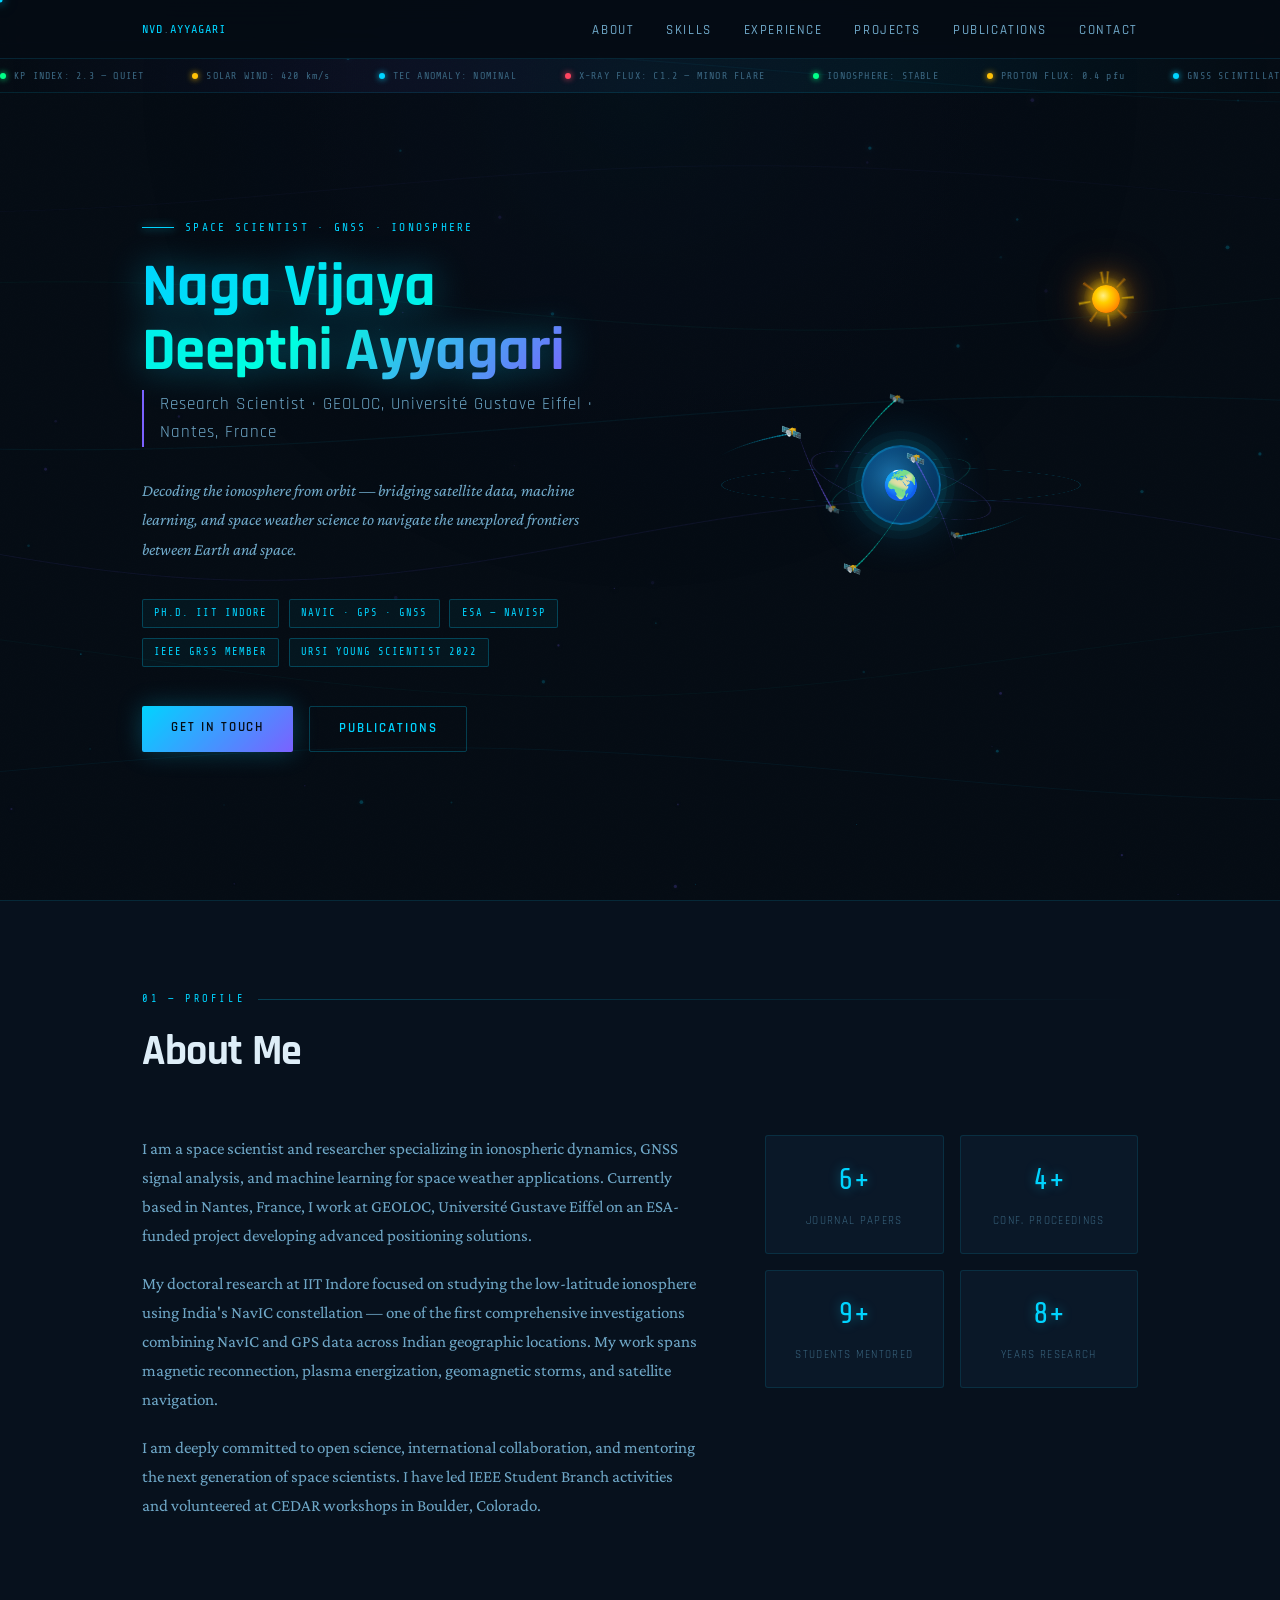
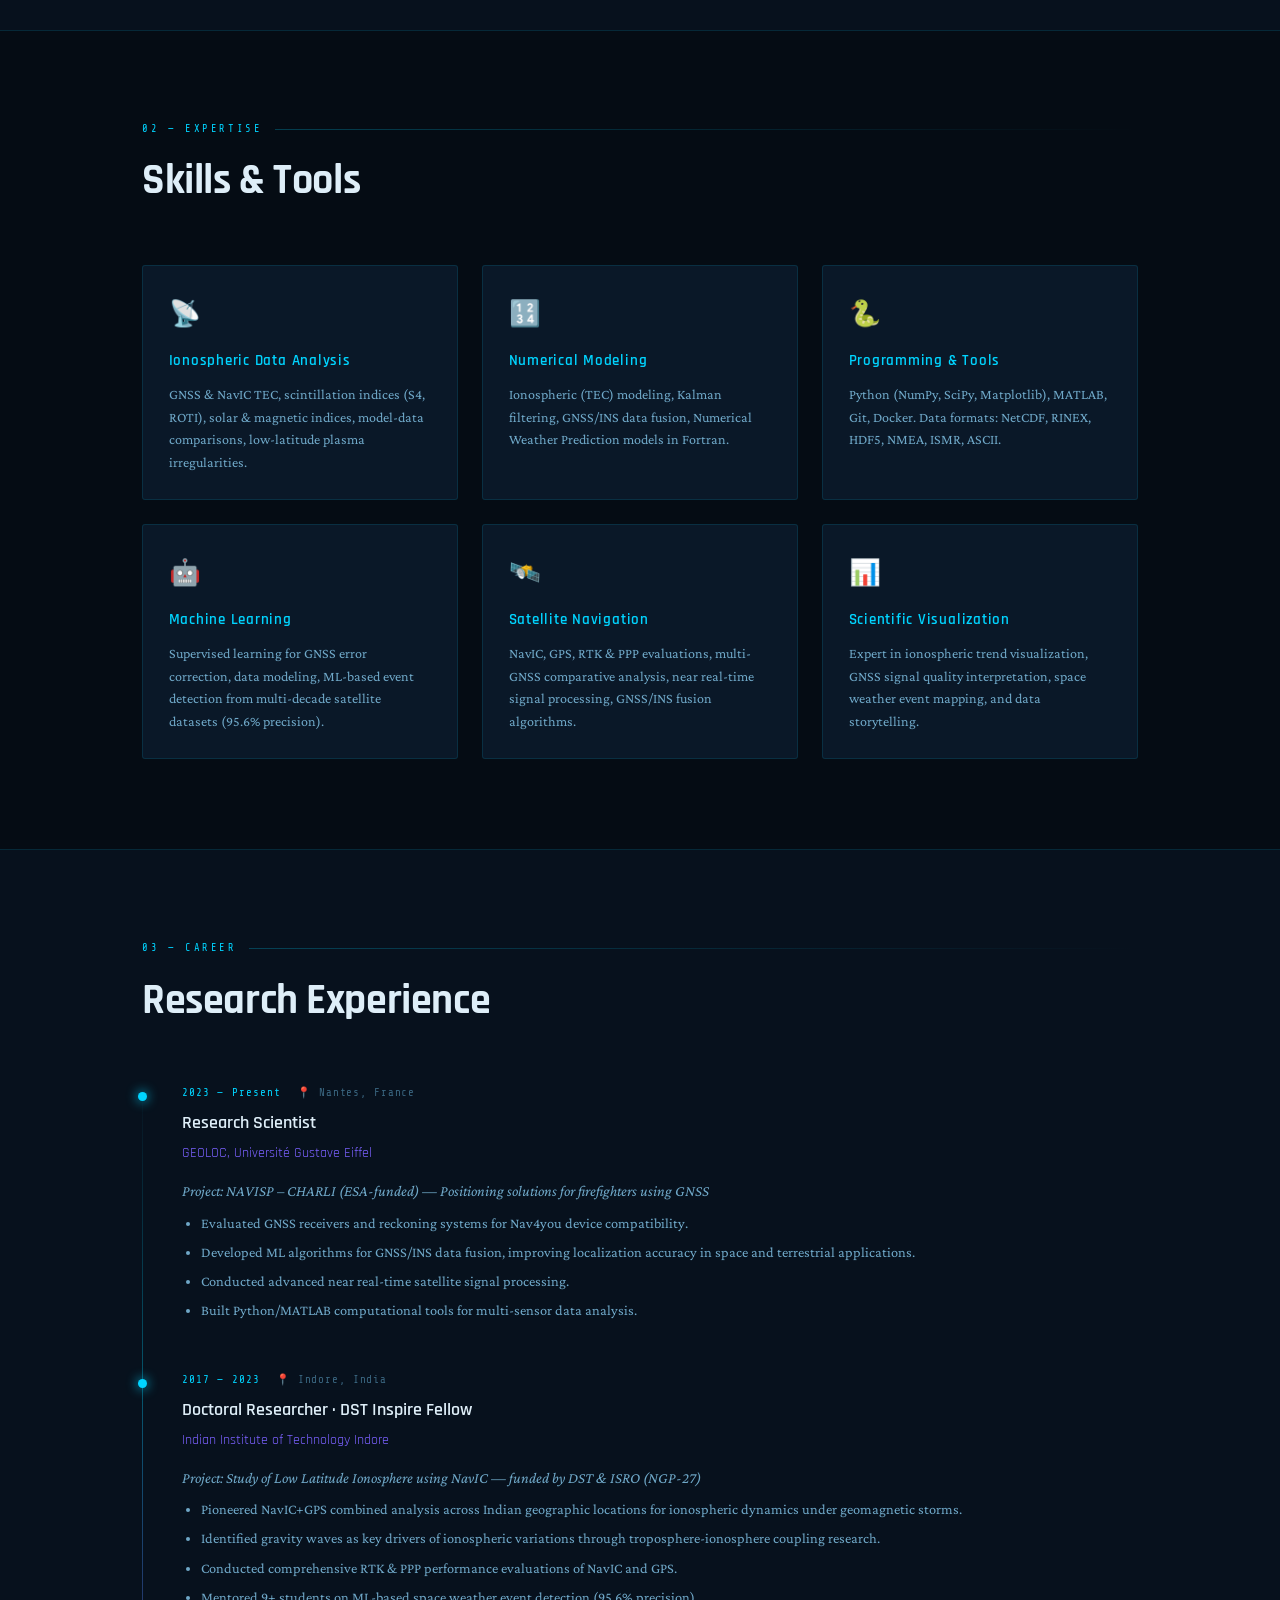
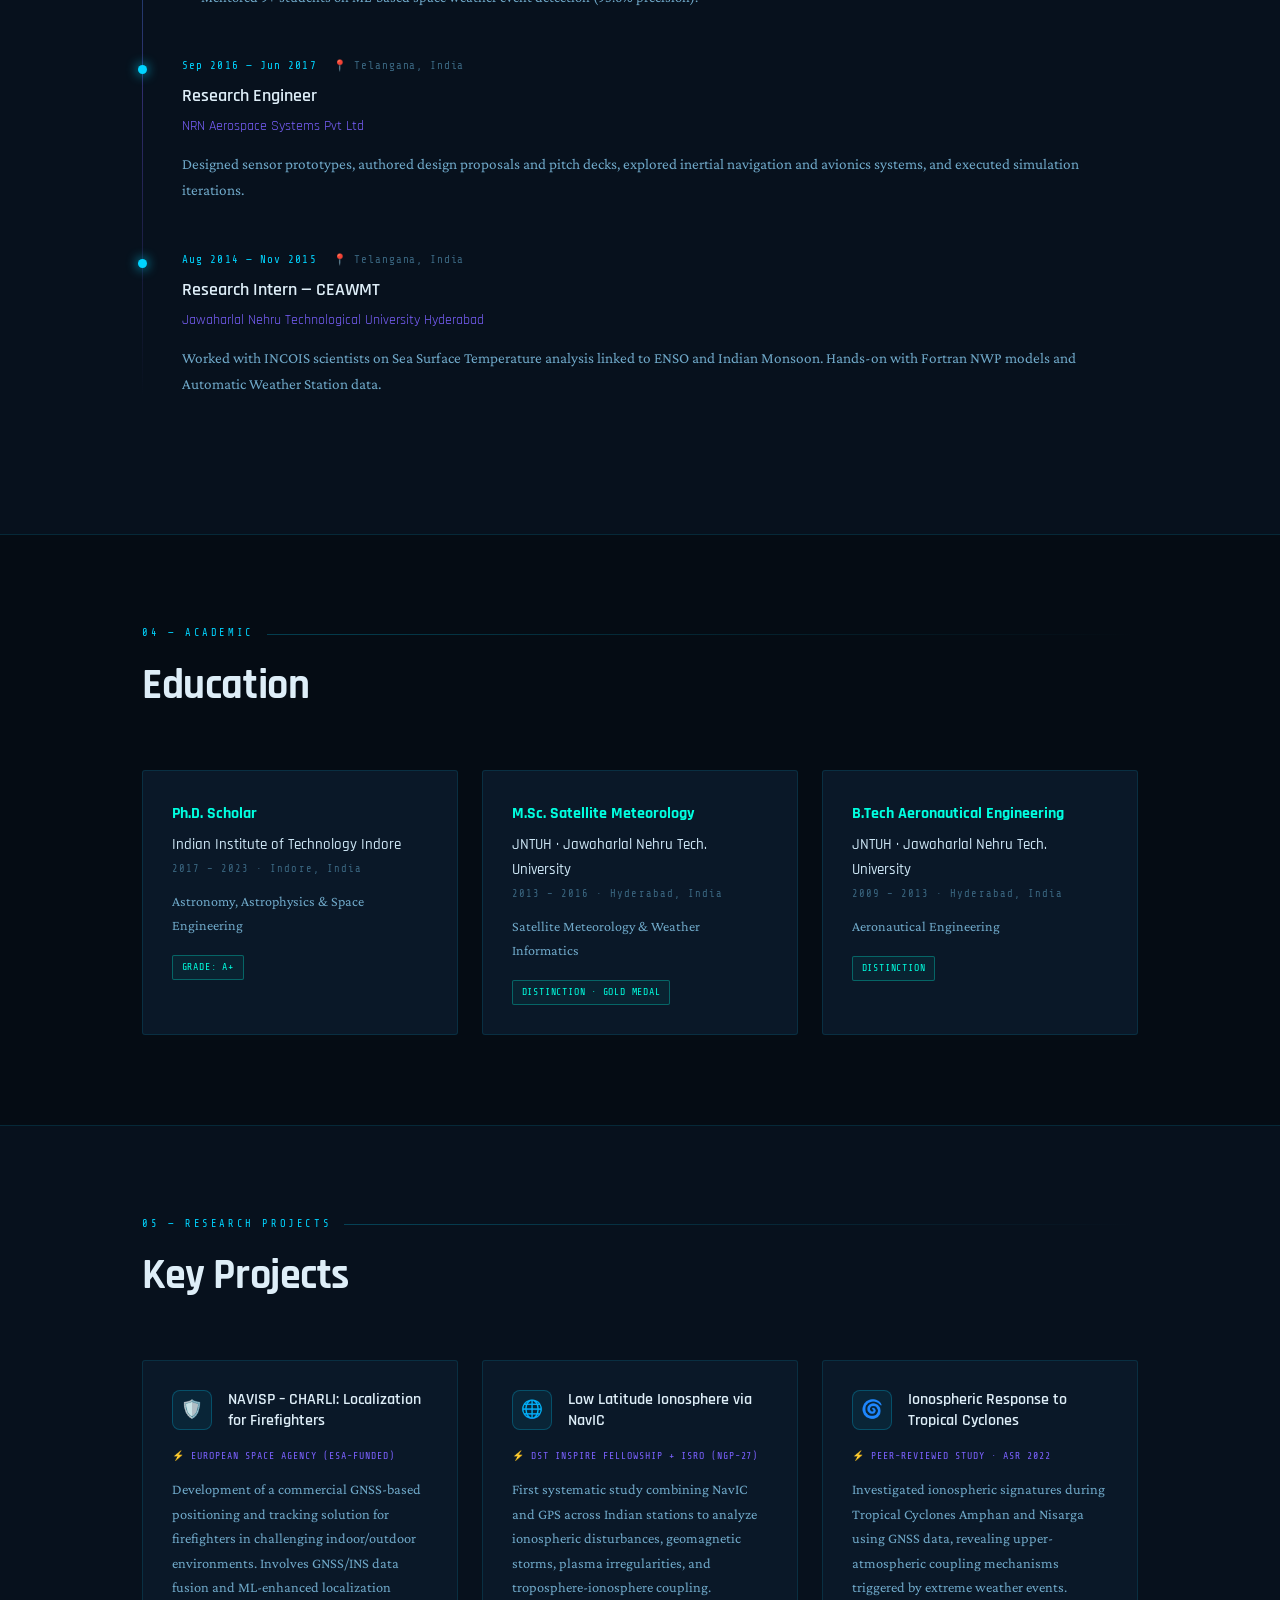
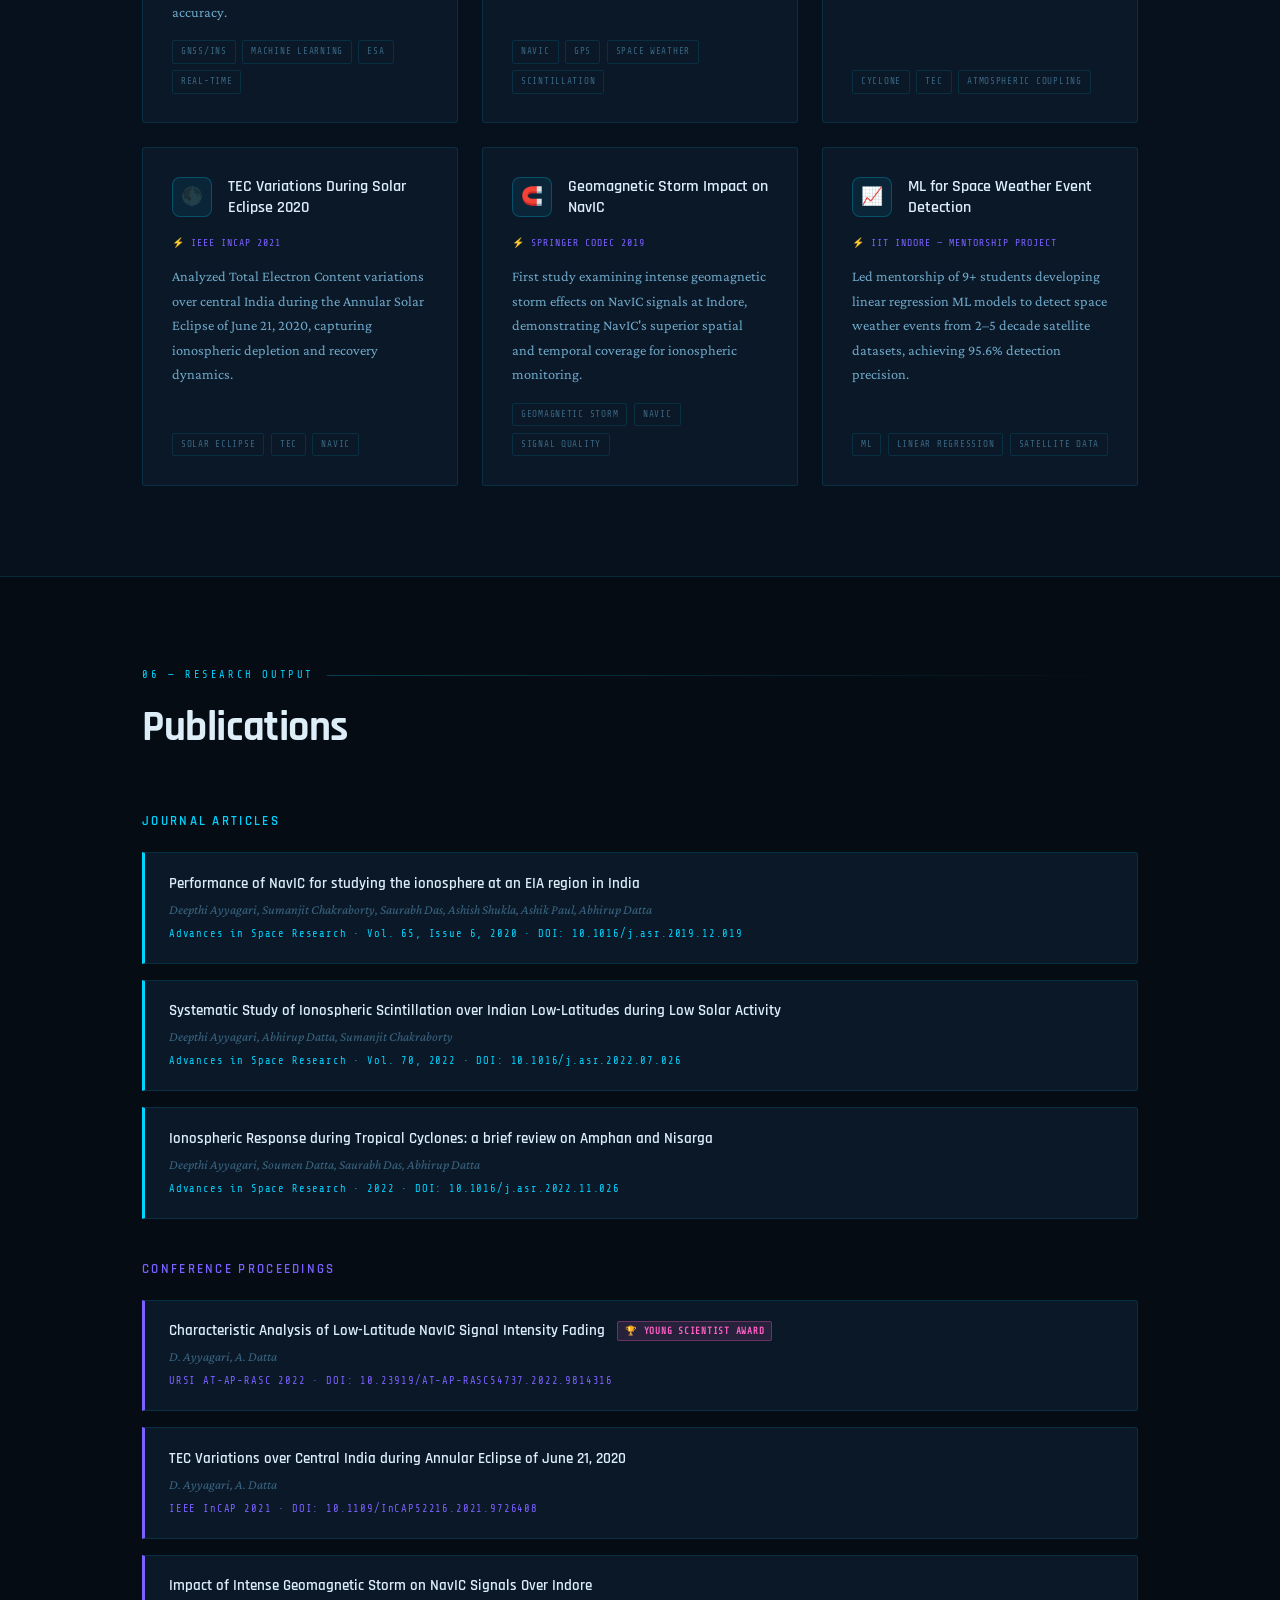
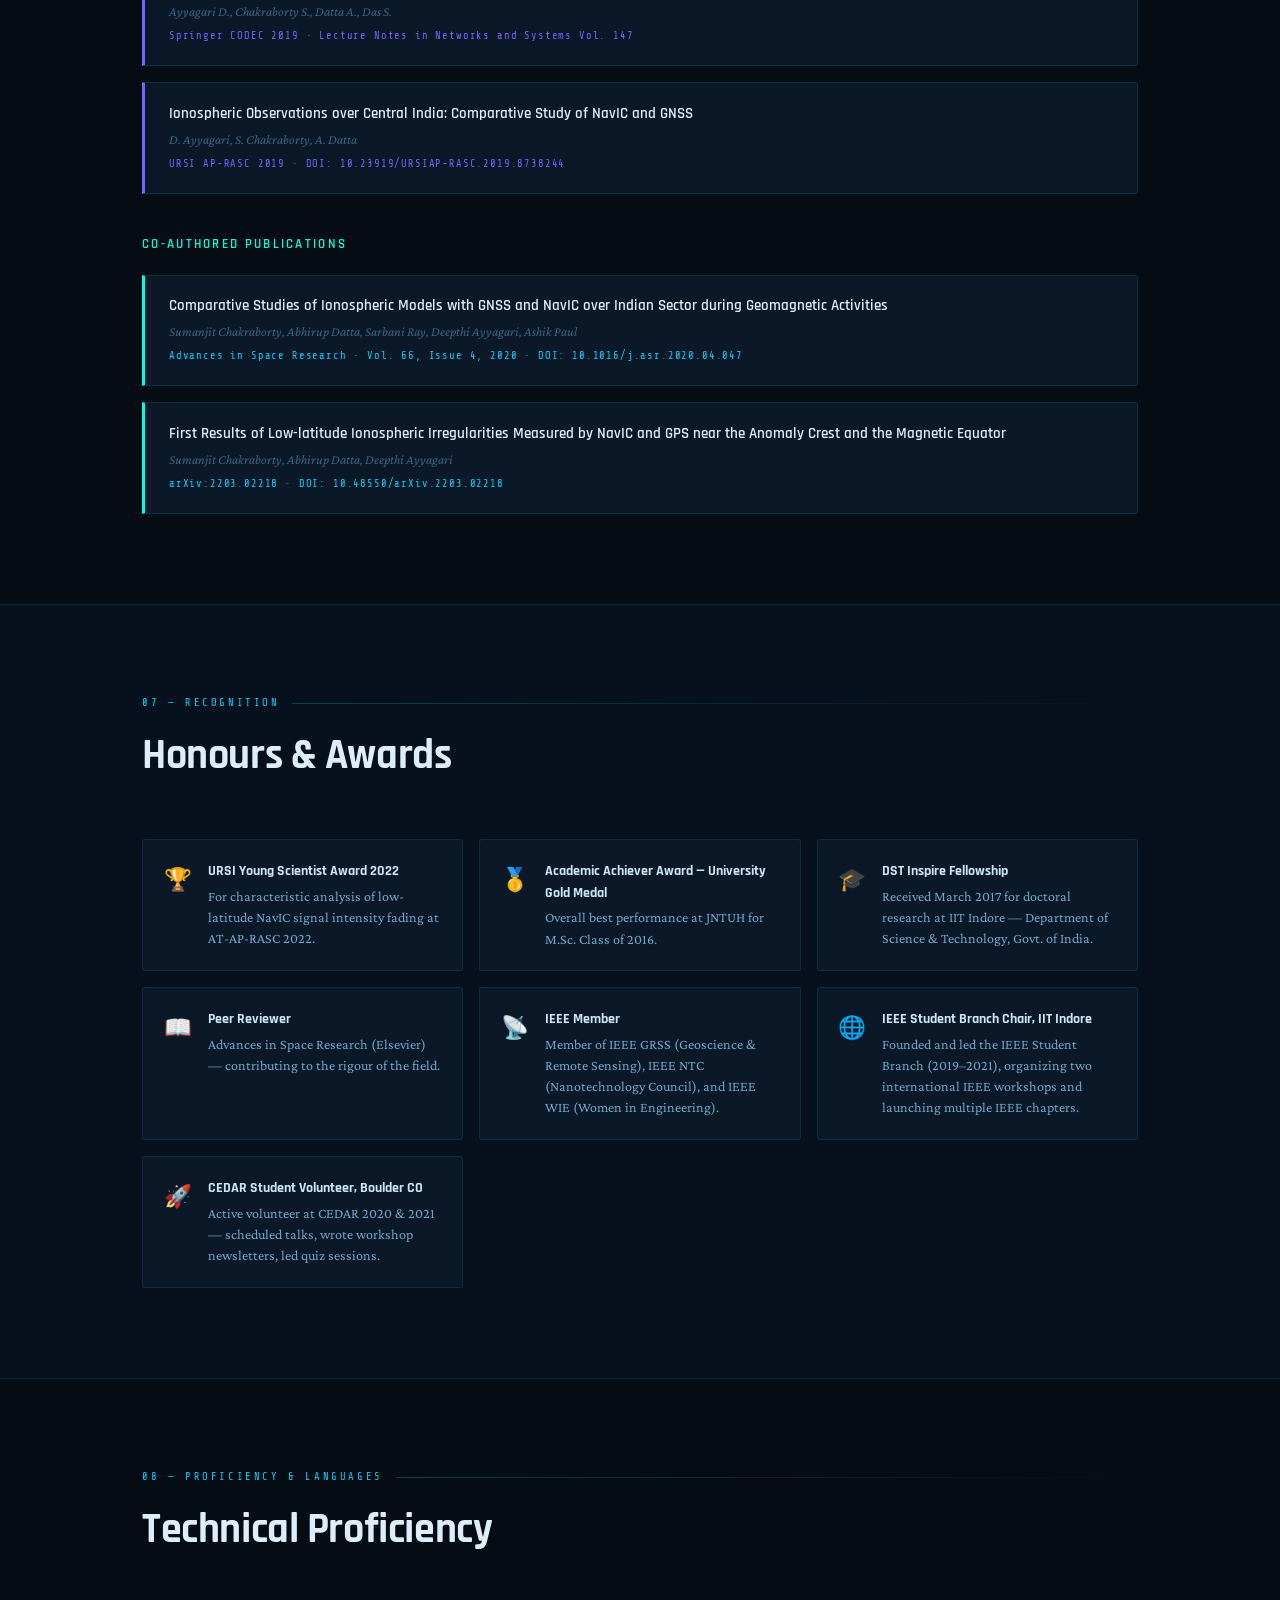
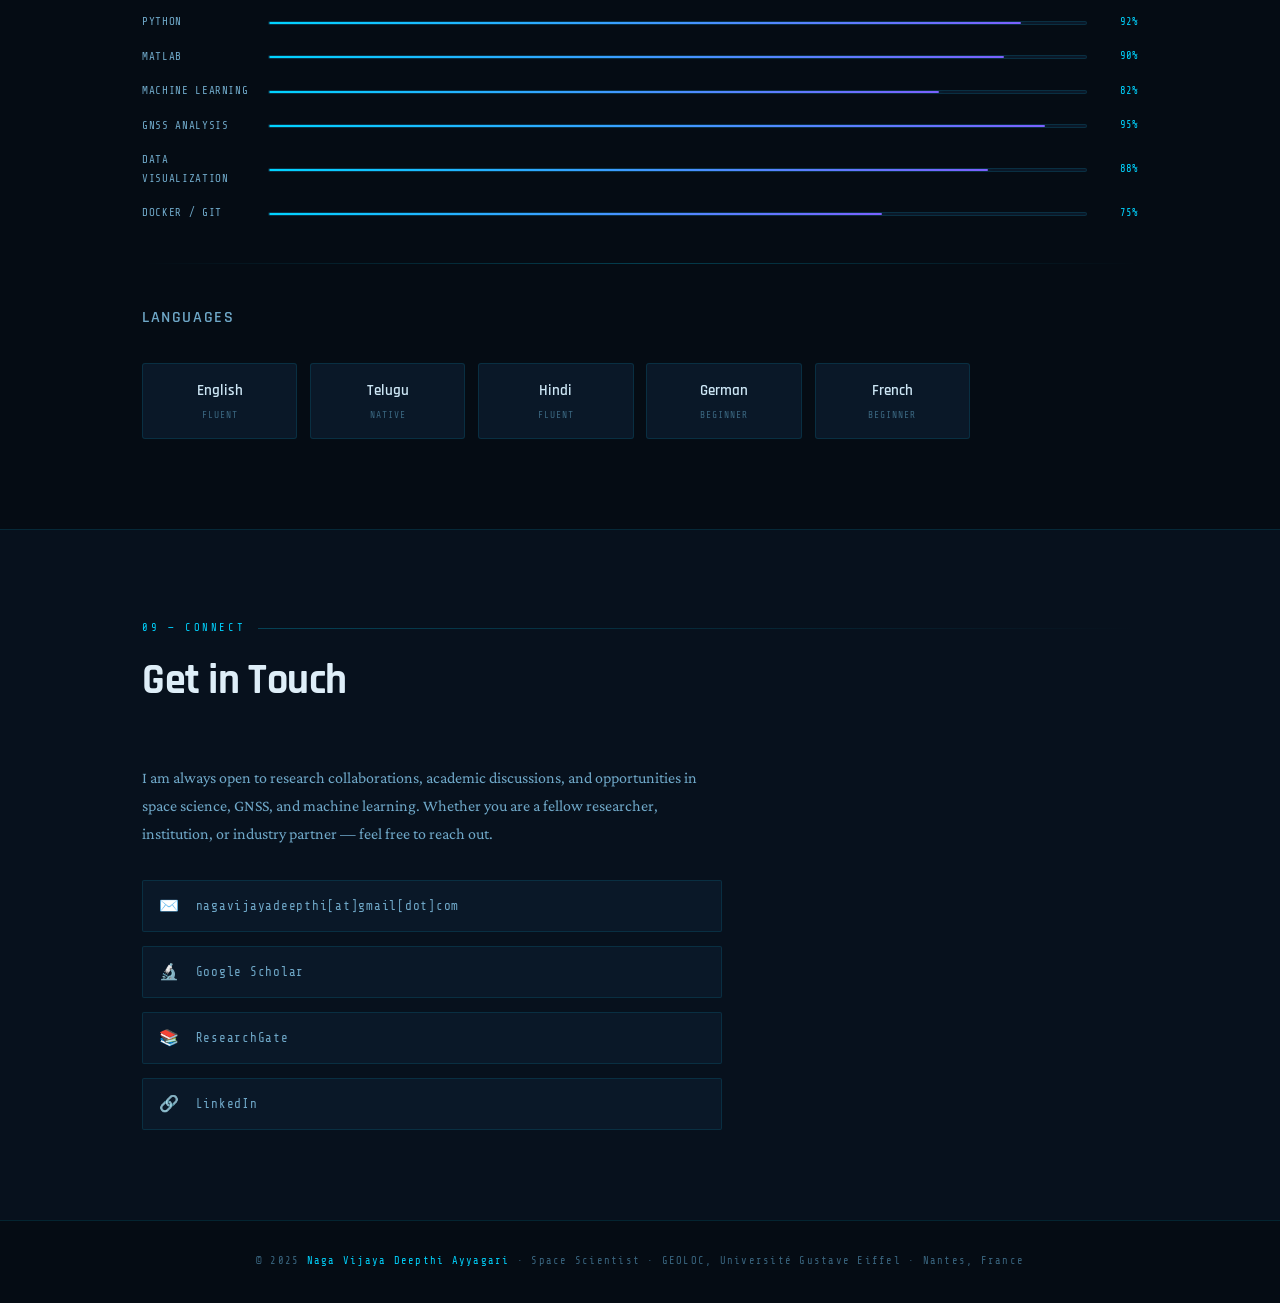
<file: index.backup.html>
<!DOCTYPE html>
<html lang="en">
<head>
<meta charset="UTF-8" />
<meta name="viewport" content="width=device-width, initial-scale=1.0"/>
<title>Naga Vijaya Deepthi Ayyagari — Space Scientist</title>
<link href="https://fonts.googleapis.com/css2?family=Rajdhani:wght@300;400;500;600;700&family=Share+Tech+Mono&family=Crimson+Pro:ital,wght@0,300;0,400;1,300;1,400&display=swap" rel="stylesheet"/>
<style>
  :root {
    --bg:        #050c14;
    --bg2:       #07111d;
    --bg3:       #0a1828;
    --plasma:    #00d4ff;
    --plasma2:   #00ffe0;
    --aurora:    #7b61ff;
    --aurora2:   #ff61c7;
    --glow:      rgba(0,212,255,0.18);
    --glow2:     rgba(123,97,255,0.14);
    --text:      #cde6f5;
    --text2:     #6fa8c8;
    --text3:     #3a6680;
    --border:    rgba(0,212,255,0.12);
    --border2:   rgba(0,212,255,0.25);
    --mono:      'Share Tech Mono', monospace;
    --head:      'Rajdhani', sans-serif;
    --body:      'Crimson Pro', serif;
  }

  *, *::before, *::after { box-sizing: border-box; margin: 0; padding: 0; }

  html { scroll-behavior: smooth; }

  body {
    background: var(--bg);
    color: var(--text);
    font-family: var(--body);
    font-size: 17px;
    line-height: 1.7;
    overflow-x: hidden;
  }

  /* ─── CANVAS BG ─── */
  #ionosphere-canvas {
    position: fixed;
    inset: 0;
    z-index: 0;
    opacity: 0.55;
    pointer-events: none;
  }

  /* ─── NOISE OVERLAY ─── */
  body::before {
    content: '';
    position: fixed;
    inset: 0;
    z-index: 1;
    background-image: url("data:image/svg+xml,%3Csvg viewBox='0 0 200 200' xmlns='http://www.w3.org/2000/svg'%3E%3Cfilter id='n'%3E%3CfeTurbulence type='fractalNoise' baseFrequency='0.85' numOctaves='4' stitchTiles='stitch'/%3E%3C/filter%3E%3Crect width='100%25' height='100%25' filter='url(%23n)' opacity='0.04'/%3E%3C/svg%3E");
    background-size: 180px;
    opacity: 0.35;
    pointer-events: none;
  }

  /* ─── LAYOUT ─── */
  .container {
    position: relative;
    z-index: 2;
    max-width: 1060px;
    margin: 0 auto;
    padding: 0 2rem;
  }

  /* ─── NAV ─── */
  nav {
    position: fixed;
    top: 0; left: 0; right: 0;
    z-index: 100;
    background: rgba(5,12,20,0.82);
    backdrop-filter: blur(16px);
    border-bottom: 1px solid var(--border);
  }
  nav .container {
    display: flex;
    align-items: center;
    justify-content: space-between;
    height: 58px;
  }
  .nav-logo {
    font-family: var(--mono);
    font-size: 0.75rem;
    color: var(--plasma);
    letter-spacing: 0.08em;
    text-decoration: none;
  }
  .nav-logo span { color: var(--text3); }
  .nav-links {
    display: flex;
    gap: 2rem;
    list-style: none;
  }
  .nav-links a {
    font-family: var(--head);
    font-size: 0.82rem;
    font-weight: 500;
    letter-spacing: 0.12em;
    text-transform: uppercase;
    color: var(--text2);
    text-decoration: none;
    transition: color 0.2s;
  }
  .nav-links a:hover { color: var(--plasma); }

  /* ─── HERO ─── */
  #hero {
    min-height: 100vh;
    display: flex;
    align-items: center;
    padding: 130px 0 60px;
    position: relative;
  }
  .hero-grid {
    display: grid;
    grid-template-columns: 1fr 1fr;
    gap: 3rem;
    align-items: center;
  }
  .hero-tag {
    font-family: var(--mono);
    font-size: 0.7rem;
    color: var(--plasma);
    letter-spacing: 0.2em;
    text-transform: uppercase;
    margin-bottom: 1.2rem;
    display: flex;
    align-items: center;
    gap: 0.7rem;
  }
  .hero-tag::before {
    content: '';
    display: inline-block;
    width: 32px; height: 1px;
    background: var(--plasma);
    box-shadow: 0 0 8px var(--plasma);
  }
  h1 {
    font-family: var(--head);
    font-weight: 700;
    font-size: clamp(2.4rem, 5vw, 3.8rem);
    line-height: 1.05;
    letter-spacing: -0.01em;
    color: #e8f6ff;
    margin-bottom: 0.4rem;
  }
  h1 .glow-name {
    background: linear-gradient(135deg, var(--plasma) 0%, var(--plasma2) 60%, var(--aurora) 100%);
    -webkit-background-clip: text;
    -webkit-text-fill-color: transparent;
    background-clip: text;
    filter: drop-shadow(0 0 18px rgba(0,212,255,0.4));
  }
  .hero-title {
    font-family: var(--head);
    font-size: 1.05rem;
    font-weight: 400;
    color: var(--text2);
    letter-spacing: 0.06em;
    margin-bottom: 1.8rem;
    border-left: 2px solid var(--aurora);
    padding-left: 1rem;
  }
  .hero-bio {
    font-size: 1.05rem;
    color: var(--text2);
    max-width: 480px;
    margin-bottom: 2.2rem;
    font-style: italic;
    line-height: 1.75;
  }
  .hero-badges {
    display: flex;
    flex-wrap: wrap;
    gap: 0.6rem;
    margin-bottom: 2.4rem;
  }
  .badge {
    font-family: var(--mono);
    font-size: 0.65rem;
    letter-spacing: 0.1em;
    padding: 0.3rem 0.7rem;
    border: 1px solid var(--border2);
    color: var(--plasma);
    background: rgba(0,212,255,0.05);
    border-radius: 2px;
    text-transform: uppercase;
  }
  .cta-row {
    display: flex;
    gap: 1rem;
    flex-wrap: wrap;
  }
  .btn-primary {
    font-family: var(--head);
    font-size: 0.82rem;
    font-weight: 600;
    letter-spacing: 0.15em;
    text-transform: uppercase;
    padding: 0.7rem 1.8rem;
    background: linear-gradient(135deg, var(--plasma), var(--aurora));
    color: var(--bg);
    border: none;
    cursor: pointer;
    text-decoration: none;
    border-radius: 2px;
    box-shadow: 0 0 24px rgba(0,212,255,0.25);
    transition: box-shadow 0.2s, transform 0.2s;
    display: inline-block;
  }
  .btn-primary:hover { box-shadow: 0 0 40px rgba(0,212,255,0.45); transform: translateY(-1px); }
  .btn-secondary {
    font-family: var(--head);
    font-size: 0.82rem;
    font-weight: 600;
    letter-spacing: 0.15em;
    text-transform: uppercase;
    padding: 0.7rem 1.8rem;
    background: transparent;
    color: var(--plasma);
    border: 1px solid var(--border2);
    cursor: pointer;
    text-decoration: none;
    border-radius: 2px;
    transition: background 0.2s, border-color 0.2s;
    display: inline-block;
  }
  .btn-secondary:hover { background: rgba(0,212,255,0.08); border-color: var(--plasma); }

  /* ─── CUSTOM CURSOR ─── */
  *, *::before, *::after { cursor: none !important; }
  #cursor-outer {
    position: fixed;
    width: 36px; height: 36px;
    border: 1px solid rgba(0,212,255,0.55);
    border-radius: 50%;
    pointer-events: none;
    z-index: 99999;
    transform: translate(-50%,-50%);
    transition: transform 0.08s ease, width 0.2s ease, height 0.2s ease, border-color 0.2s ease, background 0.2s ease;
    box-shadow: 0 0 14px rgba(0,212,255,0.2), inset 0 0 6px rgba(0,212,255,0.06);
  }
  #cursor-inner {
    position: fixed;
    width: 5px; height: 5px;
    background: var(--plasma);
    border-radius: 50%;
    pointer-events: none;
    z-index: 99999;
    transform: translate(-50%,-50%);
    box-shadow: 0 0 10px var(--plasma), 0 0 20px rgba(0,212,255,0.4);
    transition: transform 0.04s ease, width 0.15s, height 0.15s, background 0.15s;
  }
  #cursor-outer.hovering {
    width: 54px; height: 54px;
    border-color: rgba(0,212,255,0.9);
    background: rgba(0,212,255,0.04);
    box-shadow: 0 0 28px rgba(0,212,255,0.35), inset 0 0 14px rgba(0,212,255,0.1);
  }
  #cursor-outer.clicking {
    width: 22px; height: 22px;
    background: rgba(0,212,255,0.15);
    border-color: var(--plasma);
  }
  #cursor-trail {
    position: fixed;
    pointer-events: none;
    z-index: 99998;
    top: 0; left: 0;
  }

  /* ─── SPACE WEATHER BANNER ─── */
  .sw-banner {
    position: relative;
    z-index: 2;
    background: linear-gradient(90deg, rgba(5,12,20,0) 0%, rgba(123,97,255,0.06) 30%, rgba(0,212,255,0.06) 70%, rgba(5,12,20,0) 100%);
    border-top: 1px solid rgba(123,97,255,0.18);
    border-bottom: 1px solid rgba(0,212,255,0.12);
    padding: 0.5rem 0;
    overflow: hidden;
  }
  .sw-ticker {
    display: flex;
    gap: 3rem;
    animation: ticker 28s linear infinite;
    white-space: nowrap;
    width: max-content;
  }
  .sw-item {
    font-family: var(--mono);
    font-size: 0.63rem;
    letter-spacing: 0.12em;
    color: var(--text3);
    display: flex;
    align-items: center;
    gap: 0.5rem;
  }
  .sw-item .sw-dot {
    width: 6px; height: 6px;
    border-radius: 50%;
    display: inline-block;
    animation: blink 2s ease-in-out infinite;
  }
  .sw-dot.green  { background: #00ff88; box-shadow: 0 0 6px #00ff88; }
  .sw-dot.yellow { background: #ffc107; box-shadow: 0 0 6px #ffc107; animation-delay: 0.7s; }
  .sw-dot.red    { background: #ff4560; box-shadow: 0 0 6px #ff4560; animation-delay: 1.4s; }
  .sw-dot.cyan   { background: var(--plasma); box-shadow: 0 0 6px var(--plasma); animation-delay: 0.3s; }
  @keyframes ticker { from { transform: translateX(0); } to { transform: translateX(-50%); } }
  @keyframes blink { 0%,100%{opacity:1;} 50%{opacity:0.3;} }

  /* ─── HERO VISUAL ─── */
  .hero-visual {
    display: flex;
    align-items: center;
    justify-content: center;
    position: relative;
    height: 420px;
  }

  /* Earth at center */
  .earth-core {
    position: absolute;
    width: 80px; height: 80px;
    border-radius: 50%;
    background: radial-gradient(circle at 38% 38%,
      #1a6fa8 0%, #0e4d7a 35%, #083358 65%, #041e38 100%);
    border: 2px solid rgba(0,180,255,0.35);
    box-shadow:
      0 0 0 6px rgba(0,212,255,0.06),
      0 0 0 14px rgba(0,212,255,0.03),
      0 0 50px rgba(0,180,255,0.3),
      inset 0 0 20px rgba(0,100,200,0.3);
    z-index: 5;
    animation: earthPulse 4s ease-in-out infinite;
    display: flex;
    align-items: center;
    justify-content: center;
    font-size: 1.8rem;
    overflow: hidden;
    position: relative;
  }
  /* Atmosphere halo */
  .earth-core::after {
    content: '';
    position: absolute;
    inset: -8px;
    border-radius: 50%;
    background: radial-gradient(circle, transparent 55%, rgba(0,212,255,0.12) 75%, rgba(0,212,255,0.04) 90%, transparent 100%);
    animation: atmosPulse 3s ease-in-out infinite;
  }
  @keyframes earthPulse {
    0%,100% { box-shadow: 0 0 0 6px rgba(0,212,255,0.06), 0 0 0 14px rgba(0,212,255,0.03), 0 0 50px rgba(0,180,255,0.3), inset 0 0 20px rgba(0,100,200,0.3); }
    50%      { box-shadow: 0 0 0 8px rgba(0,212,255,0.1),  0 0 0 18px rgba(0,212,255,0.05), 0 0 80px rgba(0,180,255,0.5), inset 0 0 30px rgba(0,150,255,0.4); }
  }
  @keyframes atmosPulse {
    0%,100% { opacity:0.6; transform:scale(1); }
    50%     { opacity:1;   transform:scale(1.05); }
  }

  /* Orbit paths — 3D tilted ellipses (visual guides only) */
  .orbit-path {
    position: absolute;
    border-radius: 50%;
    pointer-events: none;
  }
  .orbit-path.op1 { width: 360px; height: 140px; border: 1px solid rgba(0,212,255,0.18); transform: rotateX(75deg) rotateZ(0deg); }
  .orbit-path.op2 { width: 300px; height: 115px; border: 1px solid rgba(123,97,255,0.22); transform: rotateX(75deg) rotateZ(60deg); }
  .orbit-path.op3 { width: 230px; height: 90px;  border: 1px solid rgba(0,255,224,0.18); transform: rotateX(75deg) rotateZ(120deg); }

  /* Satellite canvas overlay */
  #sat-canvas {
    position: absolute;
    inset: 0;
    pointer-events: none;
    z-index: 6;
  }

  /* ─── SUN with eruptions ─── */
  .solar-flare {
    position: absolute;
    top: 10px; right: 18px;
    width: 28px; height: 28px;
    border-radius: 50%;
    background: radial-gradient(circle at 40% 38%, #fff7a0 0%, #ffd000 30%, #ff8800 65%, #ff4400 100%);
    box-shadow: 0 0 18px #ffcc00, 0 0 36px #ff8800, 0 0 60px rgba(255,120,0,0.45);
    animation: sunPulse 3s ease-in-out infinite;
    z-index: 8;
  }
  /* Corona halo */
  .solar-flare::before {
    content: '';
    position: absolute;
    inset: -8px;
    border-radius: 50%;
    background: radial-gradient(circle, rgba(255,200,0,0.18) 40%, transparent 80%);
    animation: coronaPulse 3s ease-in-out infinite;
  }
  /* Eruption spikes — CSS clip-based rays */
  .solar-flare::after {
    content: '';
    position: absolute;
    inset: -14px;
    border-radius: 50%;
    background:
      conic-gradient(
        transparent 0deg,   rgba(255,180,0,0.55) 4deg,  transparent 8deg,
        transparent 38deg,  rgba(255,160,0,0.45) 43deg, transparent 48deg,
        transparent 82deg,  rgba(255,200,0,0.6)  86deg, transparent 91deg,
        transparent 128deg, rgba(255,140,0,0.5) 133deg, transparent 138deg,
        transparent 168deg, rgba(255,180,0,0.55) 173deg,transparent 178deg,
        transparent 210deg, rgba(255,160,0,0.45) 215deg,transparent 220deg,
        transparent 255deg, rgba(255,200,0,0.6) 260deg, transparent 265deg,
        transparent 300deg, rgba(255,140,0,0.5) 305deg, transparent 310deg,
        transparent 345deg, rgba(255,180,0,0.55) 350deg,transparent 355deg
      );
    animation: eruptionSpin 8s linear infinite;
    mask-image: radial-gradient(circle, transparent 38%, black 42%, black 70%, transparent 100%);
    -webkit-mask-image: radial-gradient(circle, transparent 38%, black 42%, black 70%, transparent 100%);
  }
  @keyframes sunPulse {
    0%,100% { box-shadow: 0 0 18px #ffcc00, 0 0 36px #ff8800, 0 0 60px rgba(255,120,0,0.45); transform: scale(1); }
    50%      { box-shadow: 0 0 28px #ffe000, 0 0 55px #ff9900, 0 0 90px rgba(255,140,0,0.6);  transform: scale(1.08); }
  }
  @keyframes coronaPulse {
    0%,100% { transform: scale(1);    opacity: 0.7; }
    50%      { transform: scale(1.15); opacity: 1; }
  }
  @keyframes eruptionSpin {
    from { transform: rotate(0deg); }
    to   { transform: rotate(360deg); }
  }

  /* Signal rings emanating from Earth */
  .signal-ring {
    position: absolute;
    border-radius: 50%;
    border: 1px solid rgba(0,212,255,0.3);
    animation: signalExpand 3s ease-out infinite;
  }
  .signal-ring:nth-child(1) { width: 90px; height: 90px; animation-delay: 0s; }
  .signal-ring:nth-child(2) { width: 90px; height: 90px; animation-delay: 1s; }
  .signal-ring:nth-child(3) { width: 90px; height: 90px; animation-delay: 2s; }

  @keyframes signalExpand {
    0%   { transform: scale(1); opacity: 0.6; }
    100% { transform: scale(4.5); opacity: 0; }
  }

  @keyframes pulse {
    0%, 100% { box-shadow: 0 0 40px rgba(0,212,255,0.25), inset 0 0 20px rgba(0,212,255,0.1); }
    50% { box-shadow: 0 0 70px rgba(0,212,255,0.45), inset 0 0 30px rgba(0,212,255,0.2); }
  }

  /* ─── SECTION SHARED ─── */
  section { padding: 90px 0; position: relative; z-index: 2; }
  .section-label {
    font-family: var(--mono);
    font-size: 0.65rem;
    letter-spacing: 0.25em;
    text-transform: uppercase;
    color: var(--plasma);
    margin-bottom: 0.5rem;
    display: flex;
    align-items: center;
    gap: 0.8rem;
  }
  .section-label::after {
    content: '';
    flex: 1;
    height: 1px;
    background: linear-gradient(90deg, var(--border2), transparent);
  }
  h2 {
    font-family: var(--head);
    font-size: clamp(1.8rem, 3.5vw, 2.6rem);
    font-weight: 700;
    letter-spacing: -0.01em;
    color: #deeef8;
    margin-bottom: 3rem;
  }
  h3 {
    font-family: var(--head);
    font-weight: 600;
    color: #cde6f5;
  }

  /* ─── ABOUT ─── */
  #about { background: var(--bg2); border-top: 1px solid var(--border); border-bottom: 1px solid var(--border); }
  .about-grid {
    display: grid;
    grid-template-columns: 1.2fr 0.8fr;
    gap: 4rem;
    align-items: start;
  }
  .about-text p { color: var(--text2); margin-bottom: 1.2rem; }
  .stat-grid {
    display: grid;
    grid-template-columns: 1fr 1fr;
    gap: 1rem;
  }
  .stat-card {
    background: var(--bg3);
    border: 1px solid var(--border);
    padding: 1.2rem;
    border-radius: 3px;
    text-align: center;
    transition: border-color 0.2s, box-shadow 0.2s;
  }
  .stat-card:hover { border-color: var(--border2); box-shadow: 0 0 20px var(--glow); }
  .stat-num {
    font-family: var(--mono);
    font-size: 1.8rem;
    color: var(--plasma);
    display: block;
    text-shadow: 0 0 12px rgba(0,212,255,0.4);
  }
  .stat-label {
    font-family: var(--head);
    font-size: 0.7rem;
    letter-spacing: 0.12em;
    text-transform: uppercase;
    color: var(--text3);
  }

  /* ─── SKILLS ─── */
  #skills { background: var(--bg); }
  .skills-grid {
    display: grid;
    grid-template-columns: repeat(auto-fill, minmax(300px, 1fr));
    gap: 1.5rem;
  }
  .skill-card {
    background: var(--bg3);
    border: 1px solid var(--border);
    padding: 1.6rem;
    border-radius: 3px;
    transition: border-color 0.25s, box-shadow 0.25s, transform 0.25s;
    position: relative;
    overflow: hidden;
  }
  .skill-card::before {
    content: '';
    position: absolute;
    top: 0; left: 0; right: 0;
    height: 2px;
    background: linear-gradient(90deg, var(--plasma), var(--aurora));
    opacity: 0;
    transition: opacity 0.25s;
  }
  .skill-card:hover { border-color: rgba(0,212,255,0.35); box-shadow: 0 0 30px var(--glow); transform: translateY(-3px); }
  .skill-card:hover::before { opacity: 1; }
  .skill-icon { font-size: 1.6rem; margin-bottom: 0.8rem; display: block; }
  .skill-card h3 { font-size: 0.95rem; letter-spacing: 0.05em; margin-bottom: 0.6rem; color: var(--plasma); }
  .skill-card p { font-size: 0.88rem; color: var(--text2); line-height: 1.6; }

  /* ─── EXPERIENCE ─── */
  #experience { background: var(--bg2); border-top: 1px solid var(--border); border-bottom: 1px solid var(--border); }
  .timeline { position: relative; }
  .timeline::before {
    content: '';
    position: absolute;
    left: 0; top: 0; bottom: 0;
    width: 1px;
    background: linear-gradient(180deg, transparent, var(--plasma), var(--aurora), transparent);
    opacity: 0.35;
  }
  .tl-item {
    padding-left: 2.5rem;
    margin-bottom: 3rem;
    position: relative;
  }
  .tl-item::before {
    content: '';
    position: absolute;
    left: -4px; top: 8px;
    width: 9px; height: 9px;
    border-radius: 50%;
    background: var(--plasma);
    box-shadow: 0 0 12px var(--plasma);
  }
  .tl-meta {
    display: flex;
    align-items: center;
    gap: 1rem;
    margin-bottom: 0.4rem;
    flex-wrap: wrap;
  }
  .tl-period {
    font-family: var(--mono);
    font-size: 0.68rem;
    color: var(--plasma);
    letter-spacing: 0.1em;
  }
  .tl-location {
    font-family: var(--mono);
    font-size: 0.68rem;
    color: var(--text3);
    letter-spacing: 0.08em;
  }
  .tl-role {
    font-family: var(--head);
    font-size: 1.1rem;
    font-weight: 600;
    color: #deeef8;
    margin-bottom: 0.2rem;
  }
  .tl-org {
    font-family: var(--head);
    font-size: 0.85rem;
    font-weight: 400;
    color: var(--aurora);
    margin-bottom: 0.8rem;
  }
  .tl-desc {
    color: var(--text2);
    font-size: 0.95rem;
  }
  .tl-desc ul { padding-left: 1.2rem; margin-top: 0.4rem; }
  .tl-desc li { margin-bottom: 0.3rem; font-size: 0.9rem; color: var(--text2); }

  /* ─── EDUCATION ─── */
  #education { background: var(--bg); }
  .edu-grid {
    display: grid;
    grid-template-columns: repeat(auto-fill, minmax(280px, 1fr));
    gap: 1.5rem;
  }
  .edu-card {
    background: var(--bg3);
    border: 1px solid var(--border);
    padding: 1.8rem;
    border-radius: 3px;
    position: relative;
    overflow: hidden;
    transition: border-color 0.25s, box-shadow 0.25s;
  }
  .edu-card::after {
    content: '';
    position: absolute;
    bottom: 0; left: 0; right: 0;
    height: 1px;
    background: linear-gradient(90deg, var(--plasma), var(--aurora));
    transform: scaleX(0);
    transition: transform 0.3s;
    transform-origin: left;
  }
  .edu-card:hover { border-color: var(--border2); box-shadow: 0 0 25px var(--glow); }
  .edu-card:hover::after { transform: scaleX(1); }
  .edu-degree {
    font-family: var(--head);
    font-size: 1rem;
    font-weight: 700;
    color: var(--plasma2);
    margin-bottom: 0.3rem;
  }
  .edu-inst {
    font-family: var(--head);
    font-size: 0.92rem;
    font-weight: 500;
    color: #cde6f5;
    margin-bottom: 0.3rem;
  }
  .edu-meta {
    font-family: var(--mono);
    font-size: 0.65rem;
    color: var(--text3);
    letter-spacing: 0.1em;
    margin-bottom: 0.7rem;
  }
  .grade-badge {
    display: inline-block;
    font-family: var(--mono);
    font-size: 0.62rem;
    padding: 0.2rem 0.55rem;
    border: 1px solid rgba(0,255,224,0.3);
    color: var(--plasma2);
    background: rgba(0,255,224,0.05);
    border-radius: 2px;
    letter-spacing: 0.08em;
    text-transform: uppercase;
  }

  /* ─── PROJECTS ─── */
  #projects { background: var(--bg2); border-top: 1px solid var(--border); border-bottom: 1px solid var(--border); }
  .projects-grid {
    display: grid;
    grid-template-columns: repeat(auto-fill, minmax(310px, 1fr));
    gap: 1.5rem;
  }
  .project-card {
    background: var(--bg3);
    border: 1px solid var(--border);
    padding: 1.8rem;
    border-radius: 3px;
    transition: border-color 0.25s, box-shadow 0.25s, transform 0.25s;
    display: flex;
    flex-direction: column;
  }
  .project-card:hover { border-color: rgba(123,97,255,0.4); box-shadow: 0 0 30px var(--glow2); transform: translateY(-4px); }
  .proj-header {
    display: flex;
    align-items: flex-start;
    gap: 1rem;
    margin-bottom: 1rem;
  }
  .proj-icon {
    width: 40px; height: 40px;
    border-radius: 8px;
    background: rgba(0,212,255,0.07);
    border: 1px solid var(--border2);
    display: flex;
    align-items: center;
    justify-content: center;
    font-size: 1.1rem;
    flex-shrink: 0;
  }
  .project-card h3 { font-size: 1rem; line-height: 1.3; color: #deeef8; }
  .proj-funder {
    font-family: var(--mono);
    font-size: 0.62rem;
    color: var(--aurora);
    letter-spacing: 0.1em;
    margin-bottom: 0.8rem;
    text-transform: uppercase;
  }
  .project-card p { font-size: 0.9rem; color: var(--text2); flex: 1; }
  .proj-tags {
    display: flex;
    flex-wrap: wrap;
    gap: 0.4rem;
    margin-top: 1rem;
  }
  .proj-tag {
    font-family: var(--mono);
    font-size: 0.58rem;
    padding: 0.18rem 0.5rem;
    border: 1px solid var(--border);
    color: var(--text3);
    border-radius: 2px;
    letter-spacing: 0.08em;
    text-transform: uppercase;
  }

  /* ─── PUBLICATIONS ─── */
  #publications { background: var(--bg); }
  .pub-list { display: flex; flex-direction: column; gap: 1rem; }
  .pub-item {
    background: var(--bg3);
    border: 1px solid var(--border);
    border-left: 3px solid var(--plasma);
    padding: 1.2rem 1.5rem;
    border-radius: 0 3px 3px 0;
    transition: box-shadow 0.2s;
  }
  .pub-item:hover { box-shadow: -3px 0 20px rgba(0,212,255,0.2), 0 0 20px var(--glow); }
  .pub-title {
    font-family: var(--head);
    font-size: 0.95rem;
    font-weight: 600;
    color: #deeef8;
    margin-bottom: 0.3rem;
    line-height: 1.4;
  }
  .pub-authors {
    font-size: 0.83rem;
    color: var(--text3);
    margin-bottom: 0.3rem;
    font-style: italic;
  }
  .pub-journal {
    font-family: var(--mono);
    font-size: 0.65rem;
    color: var(--plasma);
    letter-spacing: 0.08em;
  }
  .pub-badge {
    display: inline-block;
    font-family: var(--mono);
    font-size: 0.58rem;
    padding: 0.15rem 0.45rem;
    background: rgba(255,97,199,0.12);
    border: 1px solid rgba(255,97,199,0.3);
    color: var(--aurora2);
    border-radius: 2px;
    margin-left: 0.5rem;
    text-transform: uppercase;
    letter-spacing: 0.08em;
    vertical-align: middle;
  }
  .conf-pub-item {
    border-left-color: var(--aurora);
  }
  .conf-pub-item .pub-journal { color: var(--aurora); }

  /* ─── AWARDS ─── */
  #awards { background: var(--bg2); border-top: 1px solid var(--border); border-bottom: 1px solid var(--border); }
  .awards-grid {
    display: grid;
    grid-template-columns: repeat(auto-fill, minmax(260px, 1fr));
    gap: 1rem;
  }
  .award-item {
    background: var(--bg3);
    border: 1px solid var(--border);
    padding: 1.3rem;
    border-radius: 3px;
    display: flex;
    gap: 1rem;
    align-items: flex-start;
    transition: border-color 0.2s, box-shadow 0.2s;
  }
  .award-item:hover { border-color: rgba(255,193,7,0.3); box-shadow: 0 0 20px rgba(255,193,7,0.08); }
  .award-icon { font-size: 1.4rem; flex-shrink: 0; }
  .award-text { font-size: 0.88rem; color: var(--text2); line-height: 1.5; }
  .award-text strong { color: var(--text); font-family: var(--head); font-size: 0.9rem; display: block; margin-bottom: 0.2rem; }

  /* ─── GALLERY (Skills visual) ─── */
  #gallery { background: var(--bg); }
  .radar-wrap {
    display: flex;
    justify-content: center;
    margin-bottom: 3rem;
  }
  .prog-bars { display: flex; flex-direction: column; gap: 1rem; }
  .prog-item { display: flex; align-items: center; gap: 1rem; }
  .prog-label {
    font-family: var(--mono);
    font-size: 0.68rem;
    color: var(--text2);
    width: 110px;
    flex-shrink: 0;
    letter-spacing: 0.06em;
    text-transform: uppercase;
  }
  .prog-track {
    flex: 1;
    height: 4px;
    background: var(--bg3);
    border-radius: 2px;
    overflow: hidden;
    border: 1px solid var(--border);
  }
  .prog-fill {
    height: 100%;
    border-radius: 2px;
    background: linear-gradient(90deg, var(--plasma), var(--aurora));
    box-shadow: 0 0 8px rgba(0,212,255,0.4);
    animation: fillBar 1.5s ease-out forwards;
    transform-origin: left;
  }
  @keyframes fillBar { from { width: 0; } }
  .prog-pct {
    font-family: var(--mono);
    font-size: 0.65rem;
    color: var(--plasma);
    width: 35px;
    text-align: right;
  }
  .langs-grid {
    display: grid;
    grid-template-columns: repeat(auto-fill, minmax(150px, 1fr));
    gap: 0.8rem;
    margin-top: 2rem;
  }
  .lang-card {
    background: var(--bg3);
    border: 1px solid var(--border);
    padding: 0.9rem 1rem;
    border-radius: 3px;
    text-align: center;
  }
  .lang-name { font-family: var(--head); font-size: 0.95rem; font-weight: 600; color: var(--text); margin-bottom: 0.2rem; }
  .lang-level { font-family: var(--mono); font-size: 0.6rem; color: var(--text3); letter-spacing: 0.1em; text-transform: uppercase; }

  /* ─── CONTACT ─── */
  #contact { background: var(--bg2); border-top: 1px solid var(--border); }
  .contact-inner {
    display: grid;
    grid-template-columns: 1fr;
    max-width: 580px;
    gap: 4rem;
    align-items: start;
  }
  .contact-intro { font-size: 1rem; color: var(--text2); line-height: 1.75; }
  .contact-links { margin-top: 2rem; display: flex; flex-direction: column; gap: 0.9rem; }
  .contact-link {
    display: flex;
    align-items: center;
    gap: 1rem;
    font-family: var(--mono);
    font-size: 0.78rem;
    color: var(--text2);
    text-decoration: none;
    transition: color 0.2s;
    letter-spacing: 0.06em;
    padding: 0.7rem 1rem;
    border: 1px solid var(--border);
    background: var(--bg3);
    border-radius: 2px;
    transition: border-color 0.2s, box-shadow 0.2s, color 0.2s;
  }
  .contact-link:hover { color: var(--plasma); border-color: var(--border2); box-shadow: 0 0 16px var(--glow); }
  .contact-link-icon { font-size: 1rem; }
  .refs-list { display: flex; flex-direction: column; gap: 1rem; }
  .ref-card {
    background: var(--bg3);
    border: 1px solid var(--border);
    padding: 1.2rem;
    border-radius: 3px;
  }
  .ref-name { font-family: var(--head); font-size: 0.95rem; font-weight: 600; color: var(--plasma2); margin-bottom: 0.2rem; }
  .ref-role { font-size: 0.82rem; color: var(--text2); margin-bottom: 0.2rem; font-style: italic; }
  .ref-email { font-family: var(--mono); font-size: 0.68rem; color: var(--text3); }

  /* ─── FOOTER ─── */
  footer {
    background: var(--bg);
    border-top: 1px solid var(--border);
    padding: 2rem 0;
    position: relative;
    z-index: 2;
    text-align: center;
  }
  footer p {
    font-family: var(--mono);
    font-size: 0.65rem;
    color: var(--text3);
    letter-spacing: 0.12em;
  }
  footer span { color: var(--plasma); }

  /* ─── UTILITY ─── */
  .divider { width: 100%; height: 1px; background: linear-gradient(90deg, transparent, var(--border2), transparent); margin: 2rem 0; }
  .tag-aurora { color: var(--aurora); }

  /* ─── RESPONSIVE ─── */
  @media (max-width: 768px) {
    .hero-grid, .about-grid, .contact-inner { grid-template-columns: 1fr; }
    .hero-visual { display: none; }
    .nav-links { display: none; }
  }
</style>
</head>
<body>

<!-- ANIMATED BACKGROUND CANVAS -->
<canvas id="ionosphere-canvas"></canvas>

<!-- CUSTOM CURSOR -->
<div id="cursor-outer"></div>
<div id="cursor-inner"></div>
<canvas id="cursor-trail" width="1" height="1"></canvas>

<!-- SPACE WEATHER LIVE TICKER -->
<div class="sw-banner" style="position:fixed;top:58px;left:0;right:0;z-index:99;">
  <div class="sw-ticker">
    <span class="sw-item"><span class="sw-dot green"></span> KP INDEX: 2.3 — QUIET</span>
    <span class="sw-item"><span class="sw-dot yellow"></span> SOLAR WIND: 420 km/s</span>
    <span class="sw-item"><span class="sw-dot cyan"></span> TEC ANOMALY: NOMINAL</span>
    <span class="sw-item"><span class="sw-dot red"></span> X-RAY FLUX: C1.2 — MINOR FLARE</span>
    <span class="sw-item"><span class="sw-dot green"></span> IONOSPHERE: STABLE</span>
    <span class="sw-item"><span class="sw-dot yellow"></span> PROTON FLUX: 0.4 pfu</span>
    <span class="sw-item"><span class="sw-dot cyan"></span> GNSS SCINTILLATION: S4 = 0.18</span>
    <span class="sw-item"><span class="sw-dot green"></span> MAGNETIC Bz: -2.1 nT</span>
    <!-- duplicate for seamless loop -->
    <span class="sw-item"><span class="sw-dot green"></span> KP INDEX: 2.3 — QUIET</span>
    <span class="sw-item"><span class="sw-dot yellow"></span> SOLAR WIND: 420 km/s</span>
    <span class="sw-item"><span class="sw-dot cyan"></span> TEC ANOMALY: NOMINAL</span>
    <span class="sw-item"><span class="sw-dot red"></span> X-RAY FLUX: C1.2 — MINOR FLARE</span>
    <span class="sw-item"><span class="sw-dot green"></span> IONOSPHERE: STABLE</span>
    <span class="sw-item"><span class="sw-dot yellow"></span> PROTON FLUX: 0.4 pfu</span>
    <span class="sw-item"><span class="sw-dot cyan"></span> GNSS SCINTILLATION: S4 = 0.18</span>
    <span class="sw-item"><span class="sw-dot green"></span> MAGNETIC Bz: -2.1 nT</span>
  </div>
</div>

<!-- NAV -->
<nav>
  <div class="container">
    <a class="nav-logo" href="#hero">NVD<span>.</span>AYYAGARI</a>
    <ul class="nav-links">
      <li><a href="#about">About</a></li>
      <li><a href="#skills">Skills</a></li>
      <li><a href="#experience">Experience</a></li>
      <li><a href="#projects">Projects</a></li>
      <li><a href="#publications">Publications</a></li>
      <li><a href="#contact">Contact</a></li>
    </ul>
  </div>
</nav>

<!-- HERO -->
<section id="hero">
  <div class="container">
    <div class="hero-grid">
      <div>
        <div class="hero-tag">Space Scientist · GNSS · Ionosphere</div>
        <h1><span class="glow-name">Naga Vijaya<br>Deepthi Ayyagari</span></h1>
        <div class="hero-title">Research Scientist · GEOLOC, Université Gustave Eiffel · Nantes, France</div>
        <p class="hero-bio">Decoding the ionosphere from orbit — bridging satellite data, machine learning, and space weather science to navigate the unexplored frontiers between Earth and space.</p>
        <div class="hero-badges">
          <span class="badge">Ph.D. IIT Indore</span>
          <span class="badge">NavIC · GPS · GNSS</span>
          <span class="badge">ESA — NAVISP</span>
          <span class="badge">IEEE GRSS Member</span>
          <span class="badge">URSI Young Scientist 2022</span>
        </div>
        <div class="cta-row">
          <a href="#contact" class="btn-primary">Get in Touch</a>
          <a href="#publications" class="btn-secondary">Publications</a>
        </div>
      </div>
      <div class="hero-visual">
        <!-- 3D tilted orbit path guides -->
        <div class="orbit-path op1"></div>
        <div class="orbit-path op2"></div>
        <div class="orbit-path op3"></div>
        <!-- Signal rings from Earth -->
        <div class="signal-ring"></div>
        <div class="signal-ring"></div>
        <div class="signal-ring"></div>
        <!-- Earth at center -->
        <div class="earth-core">🌍</div>
        <!-- Satellites drawn on canvas for true 3D elliptical orbits -->
        <canvas id="sat-canvas" width="420" height="420"></canvas>
        <!-- Solar activity dot -->
        <div class="solar-flare"></div>
      </div>
    </div>
  </div>
</section>

<!-- ABOUT -->
<section id="about">
  <div class="container">
    <div class="section-label">01 — Profile</div>
    <h2>About Me</h2>
    <div class="about-grid">
      <div class="about-text">
        <p>I am a space scientist and researcher specializing in ionospheric dynamics, GNSS signal analysis, and machine learning for space weather applications. Currently based in Nantes, France, I work at GEOLOC, Université Gustave Eiffel on an ESA-funded project developing advanced positioning solutions.</p>
        <p>My doctoral research at IIT Indore focused on studying the low-latitude ionosphere using India's NavIC constellation — one of the first comprehensive investigations combining NavIC and GPS data across Indian geographic locations. My work spans magnetic reconnection, plasma energization, geomagnetic storms, and satellite navigation.</p>
        <p>I am deeply committed to open science, international collaboration, and mentoring the next generation of space scientists. I have led IEEE Student Branch activities and volunteered at CEDAR workshops in Boulder, Colorado.</p>
      </div>
      <div class="stat-grid">
        <div class="stat-card">
          <span class="stat-num">6+</span>
          <span class="stat-label">Journal Papers</span>
        </div>
        <div class="stat-card">
          <span class="stat-num">4+</span>
          <span class="stat-label">Conf. Proceedings</span>
        </div>
        <div class="stat-card">
          <span class="stat-num">9+</span>
          <span class="stat-label">Students Mentored</span>
        </div>
        <div class="stat-card">
          <span class="stat-num">8+</span>
          <span class="stat-label">Years Research</span>
        </div>
      </div>
    </div>
  </div>
</section>

<!-- SKILLS -->
<section id="skills">
  <div class="container">
    <div class="section-label">02 — Expertise</div>
    <h2>Skills &amp; Tools</h2>
    <div class="skills-grid">
      <div class="skill-card">
        <span class="skill-icon">📡</span>
        <h3>Ionospheric Data Analysis</h3>
        <p>GNSS &amp; NavIC TEC, scintillation indices (S4, ROTI), solar &amp; magnetic indices, model-data comparisons, low-latitude plasma irregularities.</p>
      </div>
      <div class="skill-card">
        <span class="skill-icon">🔢</span>
        <h3>Numerical Modeling</h3>
        <p>Ionospheric (TEC) modeling, Kalman filtering, GNSS/INS data fusion, Numerical Weather Prediction models in Fortran.</p>
      </div>
      <div class="skill-card">
        <span class="skill-icon">🐍</span>
        <h3>Programming &amp; Tools</h3>
        <p>Python (NumPy, SciPy, Matplotlib), MATLAB, Git, Docker. Data formats: NetCDF, RINEX, HDF5, NMEA, ISMR, ASCII.</p>
      </div>
      <div class="skill-card">
        <span class="skill-icon">🤖</span>
        <h3>Machine Learning</h3>
        <p>Supervised learning for GNSS error correction, data modeling, ML-based event detection from multi-decade satellite datasets (95.6% precision).</p>
      </div>
      <div class="skill-card">
        <span class="skill-icon">🛰️</span>
        <h3>Satellite Navigation</h3>
        <p>NavIC, GPS, RTK &amp; PPP evaluations, multi-GNSS comparative analysis, near real-time signal processing, GNSS/INS fusion algorithms.</p>
      </div>
      <div class="skill-card">
        <span class="skill-icon">📊</span>
        <h3>Scientific Visualization</h3>
        <p>Expert in ionospheric trend visualization, GNSS signal quality interpretation, space weather event mapping, and data storytelling.</p>
      </div>
    </div>
  </div>
</section>

<!-- EXPERIENCE -->
<section id="experience">
  <div class="container">
    <div class="section-label">03 — Career</div>
    <h2>Research Experience</h2>
    <div class="timeline">
      <div class="tl-item">
        <div class="tl-meta">
          <span class="tl-period">2023 — Present</span>
          <span class="tl-location">📍 Nantes, France</span>
        </div>
        <div class="tl-role">Research Scientist</div>
        <div class="tl-org">GEOLOC, Université Gustave Eiffel</div>
        <div class="tl-desc">
          <p><em>Project: NAVISP – CHARLI (ESA-funded) — Positioning solutions for firefighters using GNSS</em></p>
          <ul>
            <li>Evaluated GNSS receivers and reckoning systems for Nav4you device compatibility.</li>
            <li>Developed ML algorithms for GNSS/INS data fusion, improving localization accuracy in space and terrestrial applications.</li>
            <li>Conducted advanced near real-time satellite signal processing.</li>
            <li>Built Python/MATLAB computational tools for multi-sensor data analysis.</li>
          </ul>
        </div>
      </div>
      <div class="tl-item">
        <div class="tl-meta">
          <span class="tl-period">2017 — 2023</span>
          <span class="tl-location">📍 Indore, India</span>
        </div>
        <div class="tl-role">Doctoral Researcher · DST Inspire Fellow</div>
        <div class="tl-org">Indian Institute of Technology Indore</div>
        <div class="tl-desc">
          <p><em>Project: Study of Low Latitude Ionosphere using NavIC — funded by DST &amp; ISRO (NGP-27)</em></p>
          <ul>
            <li>Pioneered NavIC+GPS combined analysis across Indian geographic locations for ionospheric dynamics under geomagnetic storms.</li>
            <li>Identified gravity waves as key drivers of ionospheric variations through troposphere-ionosphere coupling research.</li>
            <li>Conducted comprehensive RTK &amp; PPP performance evaluations of NavIC and GPS.</li>
            <li>Mentored 9+ students on ML-based space weather event detection (95.6% precision).</li>
          </ul>
        </div>
      </div>
      <div class="tl-item">
        <div class="tl-meta">
          <span class="tl-period">Sep 2016 — Jun 2017</span>
          <span class="tl-location">📍 Telangana, India</span>
        </div>
        <div class="tl-role">Research Engineer</div>
        <div class="tl-org">NRN Aerospace Systems Pvt Ltd</div>
        <div class="tl-desc">
          <p>Designed sensor prototypes, authored design proposals and pitch decks, explored inertial navigation and avionics systems, and executed simulation iterations.</p>
        </div>
      </div>
      <div class="tl-item">
        <div class="tl-meta">
          <span class="tl-period">Aug 2014 — Nov 2015</span>
          <span class="tl-location">📍 Telangana, India</span>
        </div>
        <div class="tl-role">Research Intern — CEAWMT</div>
        <div class="tl-org">Jawaharlal Nehru Technological University Hyderabad</div>
        <div class="tl-desc">
          <p>Worked with INCOIS scientists on Sea Surface Temperature analysis linked to ENSO and Indian Monsoon. Hands-on with Fortran NWP models and Automatic Weather Station data.</p>
        </div>
      </div>
    </div>
  </div>
</section>

<!-- EDUCATION -->
<section id="education">
  <div class="container">
    <div class="section-label">04 — Academic</div>
    <h2>Education</h2>
    <div class="edu-grid">
      <div class="edu-card">
        <div class="edu-degree">Ph.D. Scholar</div>
        <div class="edu-inst">Indian Institute of Technology Indore</div>
        <div class="edu-meta">2017 – 2023 · Indore, India</div>
        <p style="font-size:0.88rem; color:var(--text2); margin-bottom:0.8rem;">Astronomy, Astrophysics &amp; Space Engineering</p>
        <span class="grade-badge">Grade: A+</span>
      </div>
      <div class="edu-card">
        <div class="edu-degree">M.Sc. Satellite Meteorology</div>
        <div class="edu-inst">JNTUH · Jawaharlal Nehru Tech. University</div>
        <div class="edu-meta">2013 – 2016 · Hyderabad, India</div>
        <p style="font-size:0.88rem; color:var(--text2); margin-bottom:0.8rem;">Satellite Meteorology &amp; Weather Informatics</p>
        <span class="grade-badge">Distinction · Gold Medal</span>
      </div>
      <div class="edu-card">
        <div class="edu-degree">B.Tech Aeronautical Engineering</div>
        <div class="edu-inst">JNTUH · Jawaharlal Nehru Tech. University</div>
        <div class="edu-meta">2009 – 2013 · Hyderabad, India</div>
        <p style="font-size:0.88rem; color:var(--text2); margin-bottom:0.8rem;">Aeronautical Engineering</p>
        <span class="grade-badge">Distinction</span>
      </div>
    </div>
  </div>
</section>

<!-- PROJECTS -->
<section id="projects">
  <div class="container">
    <div class="section-label">05 — Research Projects</div>
    <h2>Key Projects</h2>
    <div class="projects-grid">
      <div class="project-card">
        <div class="proj-header">
          <div class="proj-icon">🛡️</div>
          <h3>NAVISP – CHARLI: Localization for Firefighters</h3>
        </div>
        <div class="proj-funder">⚡ European Space Agency (ESA-funded)</div>
        <p>Development of a commercial GNSS-based positioning and tracking solution for firefighters in challenging indoor/outdoor environments. Involves GNSS/INS data fusion and ML-enhanced localization accuracy.</p>
        <div class="proj-tags">
          <span class="proj-tag">GNSS/INS</span><span class="proj-tag">Machine Learning</span><span class="proj-tag">ESA</span><span class="proj-tag">Real-time</span>
        </div>
      </div>
      <div class="project-card">
        <div class="proj-header">
          <div class="proj-icon">🌐</div>
          <h3>Low Latitude Ionosphere via NavIC</h3>
        </div>
        <div class="proj-funder">⚡ DST Inspire Fellowship + ISRO (NGP-27)</div>
        <p>First systematic study combining NavIC and GPS across Indian stations to analyze ionospheric disturbances, geomagnetic storms, plasma irregularities, and troposphere-ionosphere coupling.</p>
        <div class="proj-tags">
          <span class="proj-tag">NavIC</span><span class="proj-tag">GPS</span><span class="proj-tag">Space Weather</span><span class="proj-tag">Scintillation</span>
        </div>
      </div>
      <div class="project-card">
        <div class="proj-header">
          <div class="proj-icon">🌀</div>
          <h3>Ionospheric Response to Tropical Cyclones</h3>
        </div>
        <div class="proj-funder">⚡ Peer-reviewed study · ASR 2022</div>
        <p>Investigated ionospheric signatures during Tropical Cyclones Amphan and Nisarga using GNSS data, revealing upper-atmospheric coupling mechanisms triggered by extreme weather events.</p>
        <div class="proj-tags">
          <span class="proj-tag">Cyclone</span><span class="proj-tag">TEC</span><span class="proj-tag">Atmospheric Coupling</span>
        </div>
      </div>
      <div class="project-card">
        <div class="proj-header">
          <div class="proj-icon">🌑</div>
          <h3>TEC Variations During Solar Eclipse 2020</h3>
        </div>
        <div class="proj-funder">⚡ IEEE InCAP 2021</div>
        <p>Analyzed Total Electron Content variations over central India during the Annular Solar Eclipse of June 21, 2020, capturing ionospheric depletion and recovery dynamics.</p>
        <div class="proj-tags">
          <span class="proj-tag">Solar Eclipse</span><span class="proj-tag">TEC</span><span class="proj-tag">NavIC</span>
        </div>
      </div>
      <div class="project-card">
        <div class="proj-header">
          <div class="proj-icon">🧲</div>
          <h3>Geomagnetic Storm Impact on NavIC</h3>
        </div>
        <div class="proj-funder">⚡ Springer CODEC 2019</div>
        <p>First study examining intense geomagnetic storm effects on NavIC signals at Indore, demonstrating NavIC's superior spatial and temporal coverage for ionospheric monitoring.</p>
        <div class="proj-tags">
          <span class="proj-tag">Geomagnetic Storm</span><span class="proj-tag">NavIC</span><span class="proj-tag">Signal Quality</span>
        </div>
      </div>
      <div class="project-card">
        <div class="proj-header">
          <div class="proj-icon">📈</div>
          <h3>ML for Space Weather Event Detection</h3>
        </div>
        <div class="proj-funder">⚡ IIT Indore — Mentorship Project</div>
        <p>Led mentorship of 9+ students developing linear regression ML models to detect space weather events from 2–5 decade satellite datasets, achieving 95.6% detection precision.</p>
        <div class="proj-tags">
          <span class="proj-tag">ML</span><span class="proj-tag">Linear Regression</span><span class="proj-tag">Satellite Data</span>
        </div>
      </div>
    </div>
  </div>
</section>

<!-- PUBLICATIONS -->
<section id="publications">
  <div class="container">
    <div class="section-label">06 — Research Output</div>
    <h2>Publications</h2>
    <h3 style="font-size:0.8rem; letter-spacing:0.18em; text-transform:uppercase; color:var(--plasma); margin-bottom:1.2rem;">Journal Articles</h3>
    <div class="pub-list" style="margin-bottom:2.5rem;">
      <div class="pub-item">
        <div class="pub-title">Performance of NavIC for studying the ionosphere at an EIA region in India</div>
        <div class="pub-authors">Deepthi Ayyagari, Sumanjit Chakraborty, Saurabh Das, Ashish Shukla, Ashik Paul, Abhirup Datta</div>
        <div class="pub-journal">Advances in Space Research · Vol. 65, Issue 6, 2020 · DOI: 10.1016/j.asr.2019.12.019</div>
      </div>
      <div class="pub-item">
        <div class="pub-title">Systematic Study of Ionospheric Scintillation over Indian Low-Latitudes during Low Solar Activity</div>
        <div class="pub-authors">Deepthi Ayyagari, Abhirup Datta, Sumanjit Chakraborty</div>
        <div class="pub-journal">Advances in Space Research · Vol. 70, 2022 · DOI: 10.1016/j.asr.2022.07.026</div>
      </div>
      <div class="pub-item">
        <div class="pub-title">Ionospheric Response during Tropical Cyclones: a brief review on Amphan and Nisarga</div>
        <div class="pub-authors">Deepthi Ayyagari, Soumen Datta, Saurabh Das, Abhirup Datta</div>
        <div class="pub-journal">Advances in Space Research · 2022 · DOI: 10.1016/j.asr.2022.11.026</div>
      </div>
    </div>
    <h3 style="font-size:0.8rem; letter-spacing:0.18em; text-transform:uppercase; color:var(--aurora); margin-bottom:1.2rem;">Conference Proceedings</h3>
    <div class="pub-list" style="margin-bottom:2.5rem;">
      <div class="pub-item conf-pub-item">
        <div class="pub-title">Characteristic Analysis of Low-Latitude NavIC Signal Intensity Fading <span class="pub-badge">🏆 Young Scientist Award</span></div>
        <div class="pub-authors">D. Ayyagari, A. Datta</div>
        <div class="pub-journal">URSI AT-AP-RASC 2022 · DOI: 10.23919/AT-AP-RASC54737.2022.9814316</div>
      </div>
      <div class="pub-item conf-pub-item">
        <div class="pub-title">TEC Variations over Central India during Annular Eclipse of June 21, 2020</div>
        <div class="pub-authors">D. Ayyagari, A. Datta</div>
        <div class="pub-journal">IEEE InCAP 2021 · DOI: 10.1109/InCAP52216.2021.9726408</div>
      </div>
      <div class="pub-item conf-pub-item">
        <div class="pub-title">Impact of Intense Geomagnetic Storm on NavIC Signals Over Indore</div>
        <div class="pub-authors">Ayyagari D., Chakraborty S., Datta A., Das S.</div>
        <div class="pub-journal">Springer CODEC 2019 · Lecture Notes in Networks and Systems Vol. 147</div>
      </div>
      <div class="pub-item conf-pub-item">
        <div class="pub-title">Ionospheric Observations over Central India: Comparative Study of NavIC and GNSS</div>
        <div class="pub-authors">D. Ayyagari, S. Chakraborty, A. Datta</div>
        <div class="pub-journal">URSI AP-RASC 2019 · DOI: 10.23919/URSIAP-RASC.2019.8738244</div>
      </div>
    </div>
    <h3 style="font-size:0.8rem; letter-spacing:0.18em; text-transform:uppercase; color:var(--plasma2); margin-bottom:1.2rem;">Co-authored Publications</h3>
    <div class="pub-list">
      <div class="pub-item" style="border-left-color:var(--plasma2);">
        <div class="pub-title">Comparative Studies of Ionospheric Models with GNSS and NavIC over Indian Sector during Geomagnetic Activities</div>
        <div class="pub-authors">Sumanjit Chakraborty, Abhirup Datta, Sarbani Ray, Deepthi Ayyagari, Ashik Paul</div>
        <div class="pub-journal">Advances in Space Research · Vol. 66, Issue 4, 2020 · DOI: 10.1016/j.asr.2020.04.047</div>
      </div>
      <div class="pub-item" style="border-left-color:var(--plasma2);">
        <div class="pub-title">First Results of Low-latitude Ionospheric Irregularities Measured by NavIC and GPS near the Anomaly Crest and the Magnetic Equator</div>
        <div class="pub-authors">Sumanjit Chakraborty, Abhirup Datta, Deepthi Ayyagari</div>
        <div class="pub-journal">arXiv:2203.02218 · DOI: 10.48550/arXiv.2203.02218</div>
      </div>
    </div>
  </div>
</section>

<!-- AWARDS -->
<section id="awards">
  <div class="container">
    <div class="section-label">07 — Recognition</div>
    <h2>Honours &amp; Awards</h2>
    <div class="awards-grid">
      <div class="award-item">
        <div class="award-icon">🏆</div>
        <div class="award-text"><strong>URSI Young Scientist Award 2022</strong>For characteristic analysis of low-latitude NavIC signal intensity fading at AT-AP-RASC 2022.</div>
      </div>
      <div class="award-item">
        <div class="award-icon">🥇</div>
        <div class="award-text"><strong>Academic Achiever Award — University Gold Medal</strong>Overall best performance at JNTUH for M.Sc. Class of 2016.</div>
      </div>
      <div class="award-item">
        <div class="award-icon">🎓</div>
        <div class="award-text"><strong>DST Inspire Fellowship</strong>Received March 2017 for doctoral research at IIT Indore — Department of Science &amp; Technology, Govt. of India.</div>
      </div>
      <div class="award-item">
        <div class="award-icon">📖</div>
        <div class="award-text"><strong>Peer Reviewer</strong>Advances in Space Research (Elsevier) — contributing to the rigour of the field.</div>
      </div>
      <div class="award-item">
        <div class="award-icon">📡</div>
        <div class="award-text"><strong>IEEE Member</strong>Member of IEEE GRSS (Geoscience &amp; Remote Sensing), IEEE NTC (Nanotechnology Council), and IEEE WIE (Women in Engineering).</div>
      </div>
      <div class="award-item">
        <div class="award-icon">🌐</div>
        <div class="award-text"><strong>IEEE Student Branch Chair, IIT Indore</strong>Founded and led the IEEE Student Branch (2019–2021), organizing two international IEEE workshops and launching multiple IEEE chapters.</div>
      </div>
      <div class="award-item">
        <div class="award-icon">🚀</div>
        <div class="award-text"><strong>CEDAR Student Volunteer, Boulder CO</strong>Active volunteer at CEDAR 2020 &amp; 2021 — scheduled talks, wrote workshop newsletters, led quiz sessions.</div>
      </div>
    </div>
  </div>
</section>

<!-- GALLERY — PROFICIENCY -->
<section id="gallery">
  <div class="container">
    <div class="section-label">08 — Proficiency &amp; Languages</div>
    <h2>Technical Proficiency</h2>
    <div class="prog-bars">
      <div class="prog-item">
        <span class="prog-label">Python</span>
        <div class="prog-track"><div class="prog-fill" style="width:92%"></div></div>
        <span class="prog-pct">92%</span>
      </div>
      <div class="prog-item">
        <span class="prog-label">MATLAB</span>
        <div class="prog-track"><div class="prog-fill" style="width:90%"></div></div>
        <span class="prog-pct">90%</span>
      </div>
      <div class="prog-item">
        <span class="prog-label">Machine Learning</span>
        <div class="prog-track"><div class="prog-fill" style="width:82%"></div></div>
        <span class="prog-pct">82%</span>
      </div>
      <div class="prog-item">
        <span class="prog-label">GNSS Analysis</span>
        <div class="prog-track"><div class="prog-fill" style="width:95%"></div></div>
        <span class="prog-pct">95%</span>
      </div>
      <div class="prog-item">
        <span class="prog-label">Data Visualization</span>
        <div class="prog-track"><div class="prog-fill" style="width:88%"></div></div>
        <span class="prog-pct">88%</span>
      </div>
      <div class="prog-item">
        <span class="prog-label">Docker / Git</span>
        <div class="prog-track"><div class="prog-fill" style="width:75%"></div></div>
        <span class="prog-pct">75%</span>
      </div>
    </div>
    <div class="divider" style="margin:2.5rem 0;"></div>
    <h3 style="font-family:var(--head); font-size:1rem; letter-spacing:0.1em; color:var(--text2); text-transform:uppercase; margin-bottom:1.2rem;">Languages</h3>
    <div class="langs-grid">
      <div class="lang-card"><div class="lang-name">English</div><div class="lang-level">Fluent</div></div>
      <div class="lang-card"><div class="lang-name">Telugu</div><div class="lang-level">Native</div></div>
      <div class="lang-card"><div class="lang-name">Hindi</div><div class="lang-level">Fluent</div></div>
      <div class="lang-card"><div class="lang-name">German</div><div class="lang-level">Beginner</div></div>
      <div class="lang-card"><div class="lang-name">French</div><div class="lang-level">Beginner</div></div>
    </div>
  </div>
</section>

<!-- CONTACT -->
<section id="contact">
  <div class="container">
    <div class="section-label">09 — Connect</div>
    <h2>Get in Touch</h2>
    <div class="contact-inner">
      <div>
        <p class="contact-intro">I am always open to research collaborations, academic discussions, and opportunities in space science, GNSS, and machine learning. Whether you are a fellow researcher, institution, or industry partner — feel free to reach out.</p>
        <div class="contact-links">
          <a href="mailto:nagavijayadeepthi@gmail.com" class="contact-link">
            <span class="contact-link-icon">✉️</span> nagavijayadeepthi[at]gmail[dot]com
          </a>
          <a href="https://scholar.google.com/citations?user=rH1kSyIAAAAJ&hl=en" target="_blank" class="contact-link">
            <span class="contact-link-icon">🔬</span> Google Scholar
          </a>
          <a href="https://www.researchgate.net/profile/Deepthi-Ayyagari-2" target="_blank" class="contact-link">
            <span class="contact-link-icon">📚</span> ResearchGate
          </a>
          <a href="https://www.linkedin.com/in/deepthiayyagari/" target="_blank" class="contact-link">
            <span class="contact-link-icon">🔗</span> LinkedIn
          </a>
        </div>
      </div>

    </div>
  </div>
</section>

<!-- FOOTER -->
<footer>
  <div class="container">
    <p>© 2025 <span>Naga Vijaya Deepthi Ayyagari</span> · Space Scientist · GEOLOC, Université Gustave Eiffel · Nantes, France</p>
  </div>
</footer>

<!-- CANVAS ANIMATION -->
<script>
// ─── BACKGROUND CANVAS ───
const canvas = document.getElementById('ionosphere-canvas');
const ctx = canvas.getContext('2d');
let W, H, lines = [], particles = [];

function resize() {
  W = canvas.width = window.innerWidth;
  H = canvas.height = window.innerHeight;
  initLines();
}

function initLines() {
  lines = [];
  for (let i = 0; i < 7; i++) {
    lines.push({
      y: H * (0.08 + i * 0.13),
      amplitude: 16 + Math.random() * 32,
      freq: 0.002 + Math.random() * 0.004,
      speed: 0.0006 + Math.random() * 0.001,
      phase: Math.random() * Math.PI * 2,
      alpha: 0.05 + Math.random() * 0.1,
      color: i % 3 === 0 ? '0,212,255' : i % 3 === 1 ? '123,97,255' : '0,255,224',
      width: 0.5 + Math.random() * 0.9
    });
  }
  particles = [];
  // Regular drifting particles
  for (let i = 0; i < 55; i++) {
    particles.push({
      x: Math.random() * W,
      y: Math.random() * H,
      r: 0.5 + Math.random() * 1.4,
      vx: (Math.random() - 0.5) * 0.2,
      vy: -0.1 - Math.random() * 0.28,
      alpha: 0.12 + Math.random() * 0.3,
      color: Math.random() > 0.5 ? '0,212,255' : '123,97,255',
      solar: false
    });
  }
}

let t = 0;
function draw() {
  ctx.clearRect(0, 0, W, H);
  t += 0.55;

  // Radial aurora glow
  const grad = ctx.createRadialGradient(W/2, H*0.1, 0, W/2, H*0.1, H * 0.65);
  grad.addColorStop(0, 'rgba(0,212,255,0.045)');
  grad.addColorStop(0.4, 'rgba(123,97,255,0.025)');
  grad.addColorStop(1, 'transparent');
  ctx.fillStyle = grad;
  ctx.fillRect(0, 0, W, H);

  // Ionospheric wave lines
  lines.forEach(l => {
    ctx.beginPath();
    for (let x = 0; x <= W; x += 2) {
      const y = l.y + Math.sin(x * l.freq + t * l.speed + l.phase) * l.amplitude;
      x === 0 ? ctx.moveTo(x, y) : ctx.lineTo(x, y);
    }
    ctx.strokeStyle = `rgba(${l.color},${l.alpha})`;
    ctx.lineWidth = l.width;
    ctx.shadowColor = `rgba(${l.color},0.35)`;
    ctx.shadowBlur = 5;
    ctx.stroke();
    ctx.shadowBlur = 0;
  });

  // Particles (drifting + solar wind)
  particles.forEach(p => {
    if (p.solar) {
      p.x += p.vx; p.y += p.vy;
      if (p.x > W + 10) { p.x = -5; p.y = Math.random() * H * 0.65; }
    } else {
      p.x += p.vx; p.y += p.vy;
      if (p.y < -5) { p.y = H + 5; p.x = Math.random() * W; }
      if (p.x < 0) p.x = W; if (p.x > W) p.x = 0;
    }
    ctx.beginPath();
    ctx.arc(p.x, p.y, p.r, 0, Math.PI * 2);
    ctx.fillStyle = `rgba(${p.color},${p.alpha})`;
    ctx.shadowColor = `rgba(${p.color},0.55)`;
    ctx.shadowBlur = 4;
    ctx.fill();
    ctx.shadowBlur = 0;
  });

  requestAnimationFrame(draw);
}

// ─── SOLAR WIND PARTICLE INJECTOR ───
setInterval(() => {
  if (Math.random() < 0.4 && particles.length < 140) {
    particles.push({
      x: -5,
      y: Math.random() * H * 0.65,
      r: 0.5 + Math.random() * 0.9,
      vx: 1.8 + Math.random() * 2.6,
      vy: (Math.random() - 0.5) * 0.25,
      alpha: 0.18 + Math.random() * 0.28,
      color: Math.random() > 0.55 ? '255,180,0' : '0,212,255',
      solar: true
    });
  }
}, 90);

window.addEventListener('resize', resize);
resize();
draw();

// ─── SATELLITE 3D CANVAS ORBITS ───
const satCanvas = document.getElementById('sat-canvas');
if (satCanvas) {
  const sc = satCanvas.getContext('2d');
  const CX = 210, CY = 210;

  const orbits = [
    { rx: 178, ry: 58,  tiltZ: 0,             speed:  0.38, color: '0,212,255',  sats: [0, Math.PI] },
    { rx: 148, ry: 48,  tiltZ: Math.PI/3,      speed: -0.55, color: '123,97,255', sats: [0, Math.PI] },
    { rx: 112, ry: 36,  tiltZ: 2*Math.PI/3,    speed:  0.85, color: '0,255,224',  sats: [0, Math.PI] },
  ];

  function ellipsePoint(orbit, angle) {
    const lx = Math.cos(angle) * orbit.rx;
    const ly = Math.sin(angle) * orbit.ry;
    const cosZ = Math.cos(orbit.tiltZ);
    const sinZ = Math.sin(orbit.tiltZ);
    return {
      x: CX + lx * cosZ - ly * sinZ,
      y: CY + lx * sinZ + ly * cosZ,
      depth: -Math.sin(angle) * Math.cos(orbit.tiltZ) + Math.cos(angle) * Math.sin(orbit.tiltZ)
    };
  }

  // Trail history: for each orbit, for each sat, store last N points
  const TRAIL_LEN = 42;
  let trails = orbits.map(o => o.sats.map(() => []));
  let satAngles = orbits.map(o => o.sats.map(offset => offset));
  let lastSatTime = null;

  function drawSats(ts) {
    if (!lastSatTime) lastSatTime = ts;
    const dt = Math.min((ts - lastSatTime) / 1000, 0.05);
    lastSatTime = ts;

    sc.clearRect(0, 0, 420, 420);

    orbits.forEach((orbit, oi) => {
      // Advance angles
      orbit.sats.forEach((_, si) => {
        satAngles[oi][si] += orbit.speed * dt;
      });

      orbit.sats.forEach((_, si) => {
        const angle = satAngles[oi][si];
        const pt = ellipsePoint(orbit, angle);

        // Store trail point
        trails[oi][si].push({ x: pt.x, y: pt.y, depth: pt.depth });
        if (trails[oi][si].length > TRAIL_LEN) trails[oi][si].shift();

        // ── Draw orbit trail ──
        const trail = trails[oi][si];
        if (trail.length > 2) {
          for (let i = 1; i < trail.length; i++) {
            const frac = i / trail.length;           // 0→1 (oldest→newest)
            const alpha = frac * frac * 0.55;        // fade older points out
            const width = frac * 1.4;
            const p0 = trail[i - 1];
            const p1 = trail[i];
            sc.beginPath();
            sc.moveTo(p0.x, p0.y);
            sc.lineTo(p1.x, p1.y);
            sc.strokeStyle = `rgba(${orbit.color},${alpha.toFixed(3)})`;
            sc.lineWidth = width;
            sc.lineCap = 'round';
            sc.stroke();
          }
        }

        // ── Draw satellite (no glow) ──
        const depthNorm = (pt.depth + 1) / 2;
        const size  = 10 + depthNorm * 7;
        const alpha = 0.5 + depthNorm * 0.5;

        sc.save();
        sc.globalAlpha = alpha;
        sc.font = `${size}px serif`;
        sc.textAlign = 'center';
        sc.textBaseline = 'middle';
        sc.fillText('🛰️', pt.x, pt.y);
        sc.restore();
      });
    });

    requestAnimationFrame(drawSats);
  }
  requestAnimationFrame(drawSats);
}

const cursorOuter = document.getElementById('cursor-outer');
const cursorInner = document.getElementById('cursor-inner');
const trailCanvas  = document.getElementById('cursor-trail');
const tc = trailCanvas.getContext('2d');

function resizeTrail() {
  trailCanvas.width  = window.innerWidth;
  trailCanvas.height = window.innerHeight;
}
resizeTrail();
window.addEventListener('resize', resizeTrail);

let mx = -200, my = -200;
let ox = -200, oy = -200;
const trailPts = [];

document.addEventListener('mousemove', e => {
  mx = e.clientX; my = e.clientY;
  cursorInner.style.left = mx + 'px';
  cursorInner.style.top  = my + 'px';
  trailPts.push({ x: mx, y: my });
  if (trailPts.length > 30) trailPts.shift();
});

document.querySelectorAll('a, button, .skill-card, .stat-card, .project-card, .pub-item, .award-item').forEach(el => {
  el.addEventListener('mouseenter', () => cursorOuter.classList.add('hovering'));
  el.addEventListener('mouseleave', () => cursorOuter.classList.remove('hovering'));
});
document.addEventListener('mousedown', () => cursorOuter.classList.add('clicking'));
document.addEventListener('mouseup',   () => cursorOuter.classList.remove('clicking'));

function animateCursor() {
  ox += (mx - ox) * 0.1;
  oy += (my - oy) * 0.1;
  cursorOuter.style.left = ox + 'px';
  cursorOuter.style.top  = oy + 'px';

  tc.clearRect(0, 0, trailCanvas.width, trailCanvas.height);
  for (let i = 1; i < trailPts.length; i++) {
    const frac = i / trailPts.length;
    const p = trailPts[i];
    tc.beginPath();
    tc.arc(p.x, p.y, 2.2 * frac, 0, Math.PI * 2);
    tc.fillStyle = `rgba(0,212,255,${0.45 * frac * frac})`;
    tc.shadowColor = 'rgba(0,212,255,0.4)';
    tc.shadowBlur = 5;
    tc.fill();
    tc.shadowBlur = 0;
  }
  requestAnimationFrame(animateCursor);
}
animateCursor();
</script>
</body>
</html>
</file>
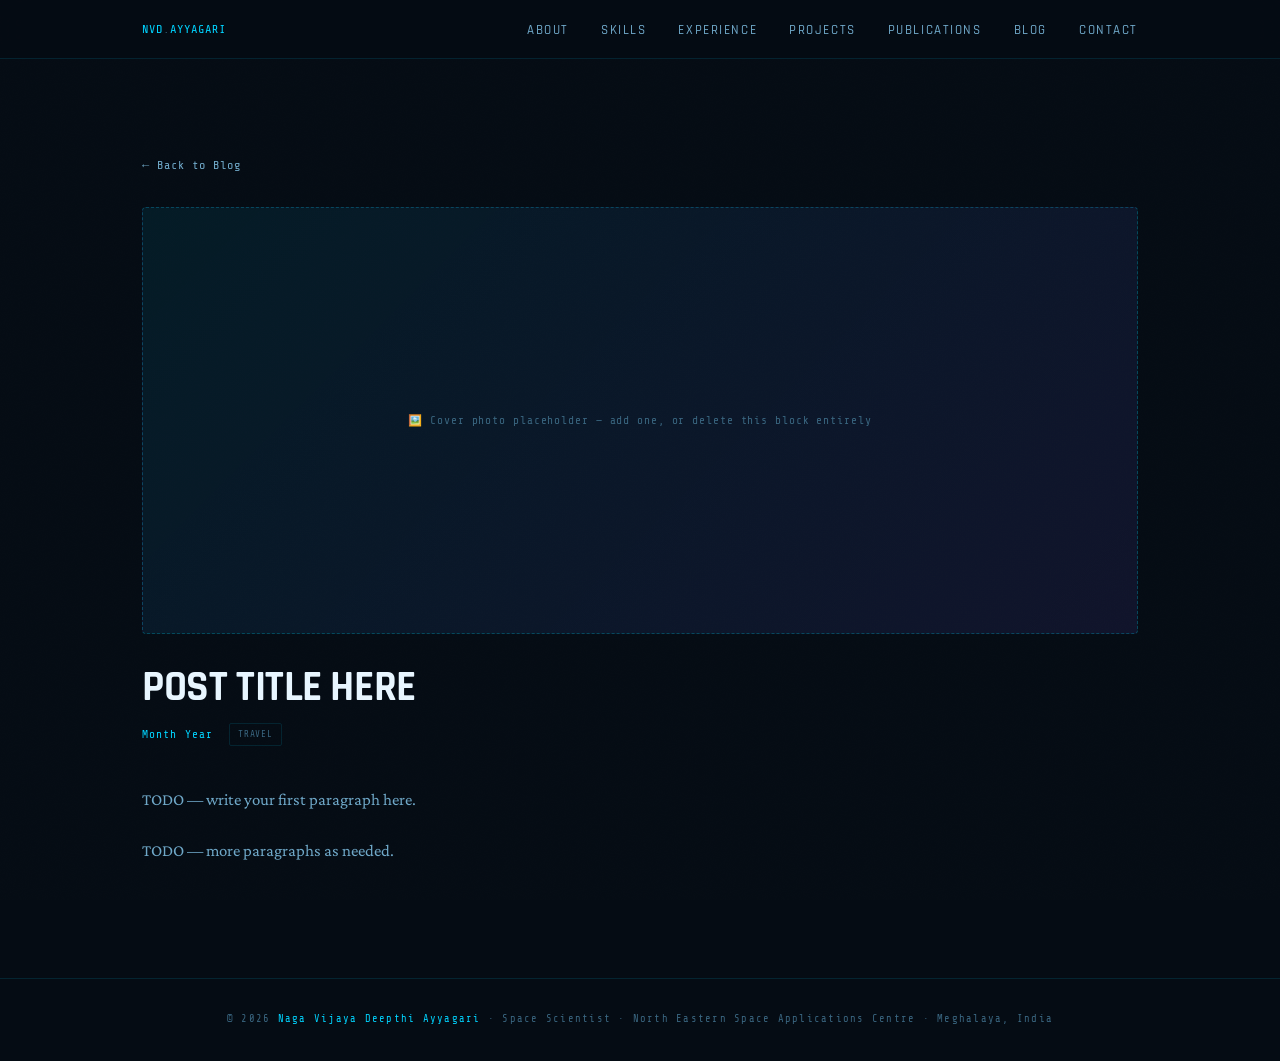
<file: blog/posts/_post-template.html>
<!DOCTYPE html>
<html lang="en">
<head>
<meta charset="UTF-8" />
<meta name="viewport" content="width=device-width, initial-scale=1.0"/>
<title>POST TITLE HERE — Naga Vijaya Deepthi Ayyagari</title>
<link href="https://fonts.googleapis.com/css2?family=Rajdhani:wght@300;400;500;600;700&family=Share+Tech+Mono&family=Crimson+Pro:ital,wght@0,300;0,400;1,300;1,400&display=swap" rel="stylesheet"/>
<link rel="stylesheet" href="../../css/style.css" />
</head>
<body>

<!--
  HOW TO USE THIS TEMPLATE
  1. Duplicate this file (still inside blog/posts/) and rename the copy to
     something like your-post-title.html — leave this original in place for
     next time
  2. Replace POST TITLE HERE (in <title> above, and the <h1> below) and every TODO
  3. Write inside <article class="post-body"> — one <p> per paragraph
  4. Drop any photos into blog/images/posts/, then uncomment one of the <img>
     patterns below (single photo, or two side by side) and point it at your file
  5. Add a matching entry to js/data/blog-posts.js so the post actually shows up
     on the Blog page — see the comment at the top of that file for the fields
  6. Delete this comment block before publishing (optional, but tidy)
-->

<nav>
  <div class="container">
    <a class="nav-logo" href="../../index.html">NVD<span>.</span>AYYAGARI</a>
    <ul class="nav-links">
      <li><a href="../../index.html#about">About</a></li>
      <li><a href="../../index.html#skills">Skills</a></li>
      <li><a href="../../index.html#experience">Experience</a></li>
      <li><a href="../../index.html#projects">Projects</a></li>
      <li><a href="../../index.html#publications">Publications</a></li>
      <li><a href="../index.html">Blog</a></li>
      <li><a href="../../index.html#contact">Contact</a></li>
    </ul>
  </div>
</nav>

<section class="page-intro">
  <div class="container">
    <a class="back-link" href="../index.html">← Back to Blog</a>

    <div class="post-header">
      <!-- TODO: once you have a cover photo, delete the placeholder div below and use this instead:
      <img class="post-cover" src="../images/posts/your-photo.jpg" alt="Describe the photo"> -->
      <div class="post-cover-placeholder">🖼️ Cover photo placeholder — add one, or delete this block entirely</div>

      <h1 class="post-title">POST TITLE HERE</h1>
      <div class="post-meta">
        <span class="post-date"><!-- TODO --> Month Year</span>
        <div class="post-tags">
          <span class="blog-tag"><!-- TODO --> Travel</span>
        </div>
      </div>
    </div>

    <article class="post-body">
      <p>TODO — write your first paragraph here.</p>

      <!-- Single inline photo — uncomment and fill in once you have an image:
      <img class="post-photo" src="../images/posts/photo-1.jpg" alt="Describe the photo">
      <p class="post-photo-caption">A caption for the photo above</p>
      -->

      <!-- Two photos side by side — uncomment and fill in:
      <div class="post-photo-grid">
        <img class="post-photo" src="../images/posts/photo-2.jpg" alt="Describe this one">
        <img class="post-photo" src="../images/posts/photo-3.jpg" alt="Describe this one">
      </div>
      -->

      <p>TODO — more paragraphs as needed.</p>
    </article>
  </div>
</section>

<footer>
  <div class="container">
    <p>© 2026 <span>Naga Vijaya Deepthi Ayyagari</span> · Space Scientist · North Eastern Space Applications Centre · Meghalaya, India</p>
  </div>
</footer>

<script src="../../js/blog-cursor.js"></script>
</body>
</html>
</file>
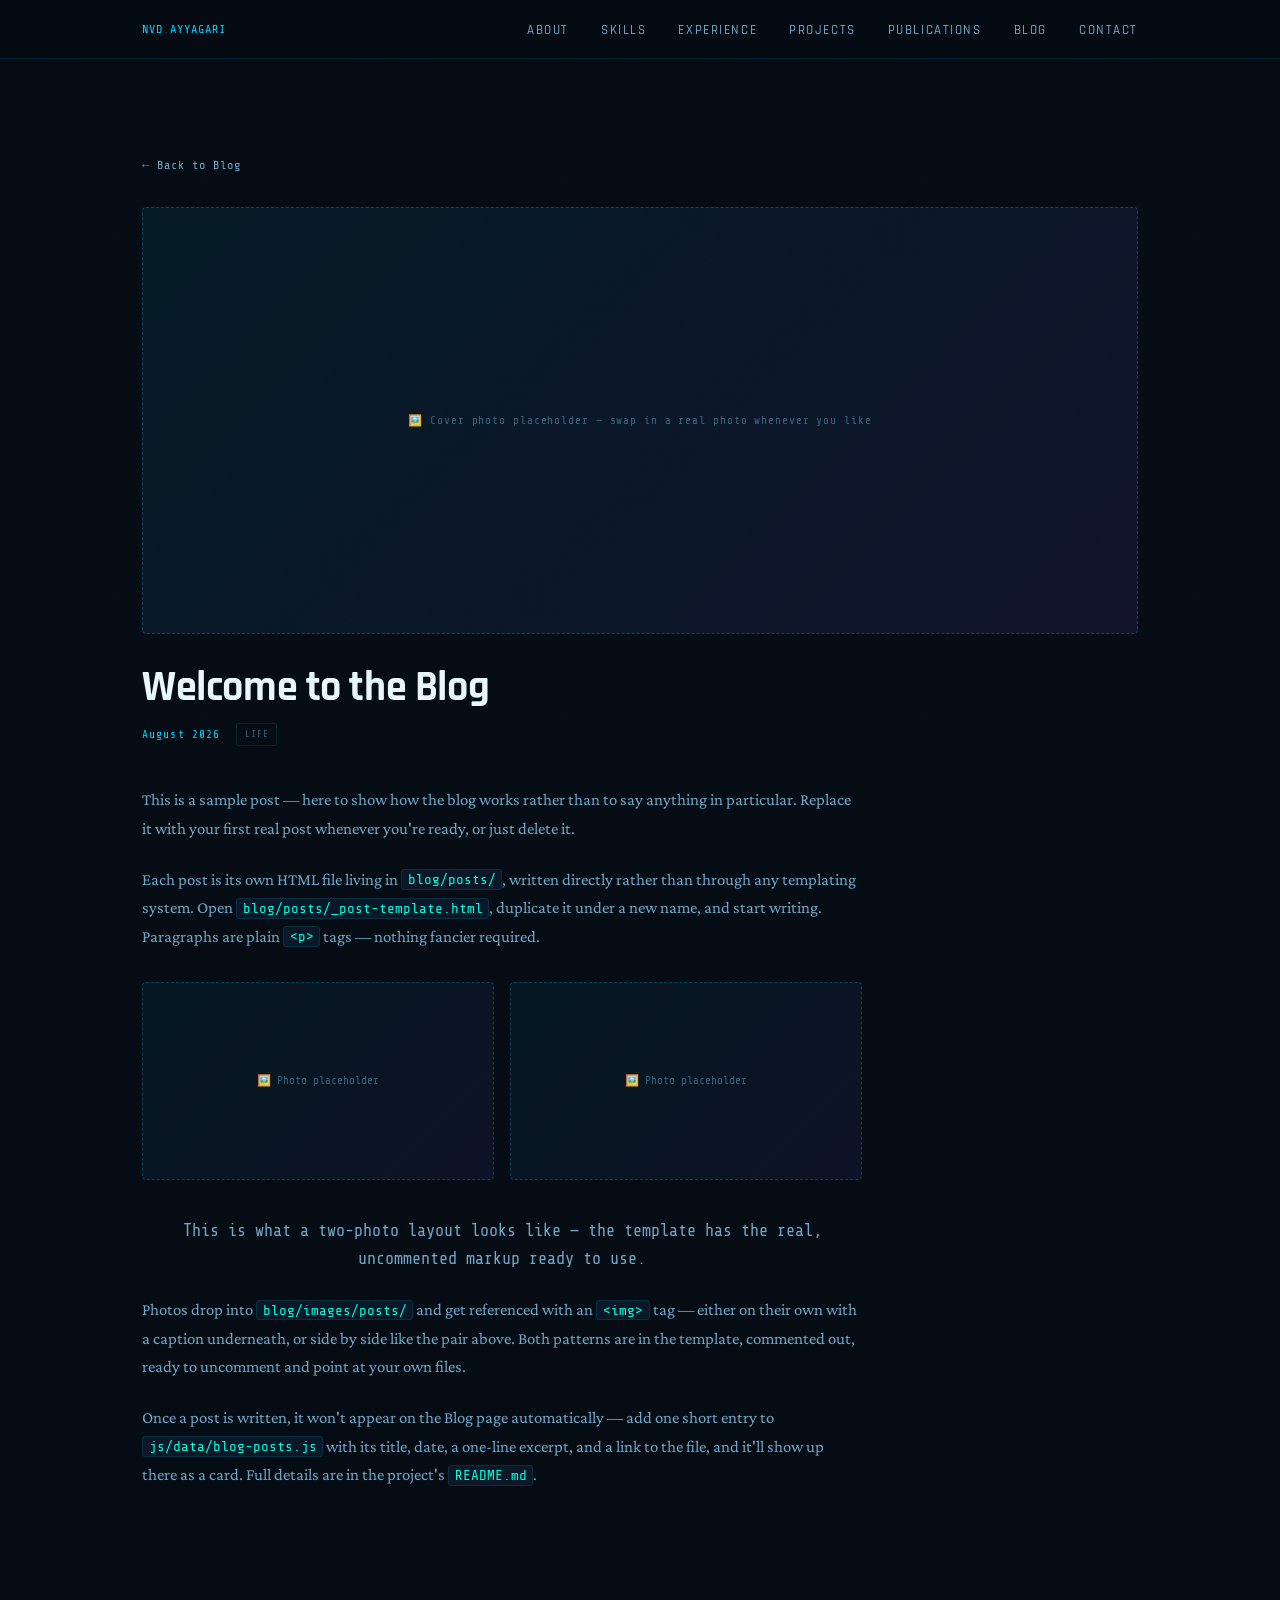
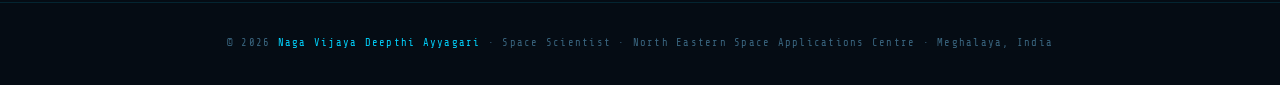
<file: blog/posts/welcome-to-the-blog.html>
<!DOCTYPE html>
<html lang="en">
<head>
<meta charset="UTF-8" />
<meta name="viewport" content="width=device-width, initial-scale=1.0"/>
<title>Welcome to the Blog — Naga Vijaya Deepthi Ayyagari</title>
<link href="https://fonts.googleapis.com/css2?family=Rajdhani:wght@300;400;500;600;700&family=Share+Tech+Mono&family=Crimson+Pro:ital,wght@0,300;0,400;1,300;1,400&display=swap" rel="stylesheet"/>
<link rel="stylesheet" href="../../css/style.css" />
</head>
<body>

<nav>
  <div class="container">
    <a class="nav-logo" href="../../index.html">NVD<span>.</span>AYYAGARI</a>
    <ul class="nav-links">
      <li><a href="../../index.html#about">About</a></li>
      <li><a href="../../index.html#skills">Skills</a></li>
      <li><a href="../../index.html#experience">Experience</a></li>
      <li><a href="../../index.html#projects">Projects</a></li>
      <li><a href="../../index.html#publications">Publications</a></li>
      <li><a href="../index.html">Blog</a></li>
      <li><a href="../../index.html#contact">Contact</a></li>
    </ul>
  </div>
</nav>

<section class="page-intro">
  <div class="container">
    <a class="back-link" href="../index.html">← Back to Blog</a>

    <div class="post-header">
      <div class="post-cover-placeholder">🖼️ Cover photo placeholder — swap in a real photo whenever you like</div>
      <h1 class="post-title">Welcome to the Blog</h1>
      <div class="post-meta">
        <span class="post-date">August 2026</span>
        <div class="post-tags"><span class="blog-tag">Life</span></div>
      </div>
    </div>

    <article class="post-body">
      <p>This is a sample post — here to show how the blog works rather than to say anything in particular. Replace it with your first real post whenever you're ready, or just delete it.</p>
      <p>Each post is its own HTML file living in <code>blog/posts/</code>, written directly rather than through any templating system. Open <code>blog/posts/_post-template.html</code>, duplicate it under a new name, and start writing. Paragraphs are plain <code>&lt;p&gt;</code> tags — nothing fancier required.</p>

      <div class="post-photo-grid">
        <div class="post-photo-placeholder">🖼️ Photo placeholder</div>
        <div class="post-photo-placeholder">🖼️ Photo placeholder</div>
      </div>
      <p class="post-photo-caption">This is what a two-photo layout looks like — the template has the real, uncommented markup ready to use.</p>

      <p>Photos drop into <code>blog/images/posts/</code> and get referenced with an <code>&lt;img&gt;</code> tag — either on their own with a caption underneath, or side by side like the pair above. Both patterns are in the template, commented out, ready to uncomment and point at your own files.</p>
      <p>Once a post is written, it won't appear on the Blog page automatically — add one short entry to <code>js/data/blog-posts.js</code> with its title, date, a one-line excerpt, and a link to the file, and it'll show up there as a card. Full details are in the project's <code>README.md</code>.</p>
    </article>
  </div>
</section>

<footer>
  <div class="container">
    <p>© 2026 <span>Naga Vijaya Deepthi Ayyagari</span> · Space Scientist · North Eastern Space Applications Centre · Meghalaya, India</p>
  </div>
</footer>

<script src="../../js/blog-cursor.js"></script>
</body>
</html>
</file>
<file: css/style.css>
:root {
  --bg:        #050c14;
  --bg2:       #07111d;
  --bg3:       #0a1828;
  --plasma:    #00d4ff;
  --plasma2:   #00ffe0;
  --aurora:    #7b61ff;
  --aurora2:   #ff61c7;
  --glow:      rgba(0,212,255,0.18);
  --glow2:     rgba(123,97,255,0.14);
  --text:      #cde6f5;
  --text2:     #6fa8c8;
  --text3:     #3a6680;
  --border:    rgba(0,212,255,0.12);
  --border2:   rgba(0,212,255,0.25);
  --mono:      'Share Tech Mono', monospace;
  --head:      'Rajdhani', sans-serif;
  --body:      'Crimson Pro', serif;
  --noise-svg: url("data:image/svg+xml,%3Csvg viewBox='0 0 200 200' xmlns='http://www.w3.org/2000/svg'%3E%3Cfilter id='n'%3E%3CfeTurbulence type='fractalNoise' baseFrequency='0.85' numOctaves='4' stitchTiles='stitch'/%3E%3C/filter%3E%3Crect width='100%25' height='100%25' filter='url(%23n)' opacity='0.04'/%3E%3C/svg%3E");
}

*, *::before, *::after { box-sizing: border-box; margin: 0; padding: 0; }

html { scroll-behavior: smooth; }

body {
  background: var(--bg);
  color: var(--text);
  font-family: var(--body);
  font-size: 17px;
  line-height: 1.7;
  overflow-x: hidden;
}

/* ─── CANVAS BG ─── */
#ionosphere-canvas {
  position: fixed;
  inset: 0;
  z-index: 0;
  opacity: 0.55;
  pointer-events: none;
}

/* ─── NOISE OVERLAY ─── */
body::before {
  content: '';
  position: fixed;
  inset: 0;
  z-index: 1;
  background-image: var(--noise-svg);
  background-size: 180px;
  opacity: 0.35;
  pointer-events: none;
}

/* ─── LAYOUT ─── */
.container {
  position: relative;
  z-index: 2;
  max-width: 1060px;
  margin: 0 auto;
  padding: 0 2rem;
}

/* ─── NAV ─── */
nav {
  position: fixed;
  top: 0; left: 0; right: 0;
  z-index: 100;
  background: rgba(5,12,20,0.82);
  backdrop-filter: blur(16px);
  border-bottom: 1px solid var(--border);
}
nav .container {
  display: flex;
  align-items: center;
  justify-content: space-between;
  height: 58px;
}
.nav-logo {
  font-family: var(--mono);
  font-size: 0.75rem;
  color: var(--plasma);
  letter-spacing: 0.08em;
  text-decoration: none;
}
.nav-logo span { color: var(--text3); }
.nav-links {
  display: flex;
  gap: 2rem;
  list-style: none;
}
.nav-links a {
  font-family: var(--head);
  font-size: 0.82rem;
  font-weight: 500;
  letter-spacing: 0.12em;
  text-transform: uppercase;
  color: var(--text2);
  text-decoration: none;
  transition: color 0.2s;
}
.nav-links a:hover { color: var(--plasma); }

/* ─── HERO ─── */
#hero {
  min-height: 100vh;
  display: flex;
  align-items: center;
  padding: 130px 0 60px;
  position: relative;
}
.hero-grid {
  display: grid;
  grid-template-columns: 1fr 1fr;
  gap: 3rem;
  align-items: center;
}
.hero-tag {
  font-family: var(--mono);
  font-size: 0.7rem;
  color: var(--plasma);
  letter-spacing: 0.2em;
  text-transform: uppercase;
  margin-bottom: 1.2rem;
  display: flex;
  align-items: center;
  gap: 0.7rem;
}
.hero-tag::before {
  content: '';
  display: inline-block;
  width: 32px; height: 1px;
  background: var(--plasma);
  box-shadow: 0 0 8px var(--plasma);
}
h1 {
  font-family: var(--head);
  font-weight: 700;
  font-size: clamp(2.4rem, 5vw, 3.8rem);
  line-height: 1.05;
  letter-spacing: -0.01em;
  color: #e8f6ff;
  margin-bottom: 0.4rem;
}
h1 .glow-name {
  background: linear-gradient(135deg, var(--plasma) 0%, var(--plasma2) 60%, var(--aurora) 100%);
  -webkit-background-clip: text;
  -webkit-text-fill-color: transparent;
  background-clip: text;
  filter: drop-shadow(0 0 18px rgba(0,212,255,0.4));
}
.hero-title {
  font-family: var(--head);
  font-size: 1.05rem;
  font-weight: 400;
  color: var(--text2);
  letter-spacing: 0.06em;
  margin-bottom: 1.8rem;
  border-left: 2px solid var(--aurora);
  padding-left: 1rem;
}
.hero-bio {
  font-size: 1.05rem;
  color: var(--text2);
  max-width: 480px;
  margin-bottom: 2.2rem;
  font-style: italic;
  line-height: 1.75;
}
.hero-badges {
  display: flex;
  flex-wrap: wrap;
  gap: 0.6rem;
  margin-bottom: 2.4rem;
}
.badge {
  font-family: var(--mono);
  font-size: 0.65rem;
  letter-spacing: 0.1em;
  padding: 0.3rem 0.7rem;
  border: 1px solid var(--border2);
  color: var(--plasma);
  background: rgba(0,212,255,0.05);
  border-radius: 2px;
  text-transform: uppercase;
}
.cta-row {
  display: flex;
  gap: 1rem;
  flex-wrap: wrap;
}
.btn-primary {
  font-family: var(--head);
  font-size: 0.82rem;
  font-weight: 600;
  letter-spacing: 0.15em;
  text-transform: uppercase;
  padding: 0.7rem 1.8rem;
  background: linear-gradient(135deg, var(--plasma), var(--aurora));
  color: var(--bg);
  border: none;
  cursor: pointer;
  text-decoration: none;
  border-radius: 2px;
  box-shadow: 0 0 24px rgba(0,212,255,0.25);
  transition: box-shadow 0.2s, transform 0.2s;
  display: inline-block;
}
.btn-primary:hover { box-shadow: 0 0 40px rgba(0,212,255,0.45); transform: translateY(-1px); }
.btn-secondary {
  font-family: var(--head);
  font-size: 0.82rem;
  font-weight: 600;
  letter-spacing: 0.15em;
  text-transform: uppercase;
  padding: 0.7rem 1.8rem;
  background: transparent;
  color: var(--plasma);
  border: 1px solid var(--border2);
  cursor: pointer;
  text-decoration: none;
  border-radius: 2px;
  transition: background 0.2s, border-color 0.2s;
  display: inline-block;
}
.btn-secondary:hover { background: rgba(0,212,255,0.08); border-color: var(--plasma); }

/* ─── CUSTOM CURSOR ─── */
/* Scoped to pages that actually load cursor.js (the homepage) — an unscoped
   `cursor: none` would hide the native cursor on any page that includes this
   stylesheet, even one with no replacement cursor drawn (e.g. the blog). */
body.custom-cursor *, body.custom-cursor *::before, body.custom-cursor *::after { cursor: none !important; }
#cursor-outer {
  position: fixed;
  width: 36px; height: 36px;
  border: 1px solid rgba(0,212,255,0.55);
  border-radius: 50%;
  pointer-events: none;
  z-index: 99999;
  transform: translate(-50%,-50%);
  transition: transform 0.08s ease, width 0.2s ease, height 0.2s ease, border-color 0.2s ease, background 0.2s ease;
  box-shadow: 0 0 14px rgba(0,212,255,0.2), inset 0 0 6px rgba(0,212,255,0.06);
}
#cursor-inner {
  position: fixed;
  width: 5px; height: 5px;
  background: var(--plasma);
  border-radius: 50%;
  pointer-events: none;
  z-index: 99999;
  transform: translate(-50%,-50%);
  box-shadow: 0 0 10px var(--plasma), 0 0 20px rgba(0,212,255,0.4);
  transition: transform 0.04s ease, width 0.15s, height 0.15s, background 0.15s;
}
#cursor-outer.hovering {
  width: 54px; height: 54px;
  border-color: rgba(0,212,255,0.9);
  background: rgba(0,212,255,0.04);
  box-shadow: 0 0 28px rgba(0,212,255,0.35), inset 0 0 14px rgba(0,212,255,0.1);
}
#cursor-outer.clicking {
  width: 22px; height: 22px;
  background: rgba(0,212,255,0.15);
  border-color: var(--plasma);
}
#cursor-trail {
  position: fixed;
  pointer-events: none;
  z-index: 99998;
  top: 0; left: 0;
}

/* ─── SPACE WEATHER BANNER ─── */
.sw-banner {
  position: relative;
  z-index: 2;
  background: linear-gradient(90deg, rgba(5,12,20,0) 0%, rgba(123,97,255,0.06) 30%, rgba(0,212,255,0.06) 70%, rgba(5,12,20,0) 100%);
  border-top: 1px solid rgba(123,97,255,0.18);
  border-bottom: 1px solid rgba(0,212,255,0.12);
  padding: 0.5rem 0;
  overflow: hidden;
}
.sw-ticker {
  display: flex;
  gap: 3rem;
  animation: ticker 28s linear infinite;
  white-space: nowrap;
  width: max-content;
}
.sw-item {
  font-family: var(--mono);
  font-size: 0.63rem;
  letter-spacing: 0.12em;
  color: var(--text3);
  display: flex;
  align-items: center;
  gap: 0.5rem;
}
.sw-item .sw-dot {
  width: 6px; height: 6px;
  border-radius: 50%;
  display: inline-block;
  animation: blink 2s ease-in-out infinite;
}
.sw-dot.green  { background: #00ff88; box-shadow: 0 0 6px #00ff88; }
.sw-dot.yellow { background: #ffc107; box-shadow: 0 0 6px #ffc107; animation-delay: 0.7s; }
.sw-dot.red    { background: #ff4560; box-shadow: 0 0 6px #ff4560; animation-delay: 1.4s; }
.sw-dot.cyan   { background: var(--plasma); box-shadow: 0 0 6px var(--plasma); animation-delay: 0.3s; }
@keyframes ticker { from { transform: translateX(0); } to { transform: translateX(-50%); } }
@keyframes blink { 0%,100%{opacity:1;} 50%{opacity:0.3;} }

/* ─── HERO VISUAL ─── */
.hero-visual {
  display: flex;
  align-items: center;
  justify-content: center;
  position: relative;
  height: 420px;
}

/* Earth at center */
.earth-core {
  position: absolute;
  width: 80px; height: 80px;
  border-radius: 50%;
  background: radial-gradient(circle at 38% 38%,
    #1a6fa8 0%, #0e4d7a 35%, #083358 65%, #041e38 100%);
  border: 2px solid rgba(0,180,255,0.35);
  box-shadow:
    0 0 0 6px rgba(0,212,255,0.06),
    0 0 0 14px rgba(0,212,255,0.03),
    0 0 50px rgba(0,180,255,0.3),
    inset 0 0 20px rgba(0,100,200,0.3);
  z-index: 5;
  animation: earthPulse 4s ease-in-out infinite;
  overflow: hidden;
  position: relative;
}
/* Rotating surface — js/earth.js draws a simplified world map onto this
   canvas and pans it sideways each frame to fake axial spin without any 3D.
   The canvas only paints land; .earth-core's own gradient above shows through
   as ocean everywhere else. Clipped to a circle by earth.js itself (ctx.clip),
   with border-radius here too as a harmless belt-and-braces fallback. */
#earth-canvas {
  position: absolute;
  inset: 0;
  width: 100%;
  height: 100%;
  border-radius: 50%;
}
/* Atmosphere halo */
.earth-core::after {
  content: '';
  position: absolute;
  inset: -8px;
  border-radius: 50%;
  background: radial-gradient(circle, transparent 55%, rgba(0,212,255,0.12) 75%, rgba(0,212,255,0.04) 90%, transparent 100%);
  animation: atmosPulse 3s ease-in-out infinite;
}
@keyframes earthPulse {
  0%,100% { box-shadow: 0 0 0 6px rgba(0,212,255,0.06), 0 0 0 14px rgba(0,212,255,0.03), 0 0 50px rgba(0,180,255,0.3), inset 0 0 20px rgba(0,100,200,0.3); }
  50%      { box-shadow: 0 0 0 8px rgba(0,212,255,0.1),  0 0 0 18px rgba(0,212,255,0.05), 0 0 80px rgba(0,180,255,0.5), inset 0 0 30px rgba(0,150,255,0.4); }
}
@keyframes atmosPulse {
  0%,100% { opacity:0.6; transform:scale(1); }
  50%     { opacity:1;   transform:scale(1.05); }
}

/* Orbit paths — 3D tilted ellipses (visual guides only) */
.orbit-path {
  position: absolute;
  border-radius: 50%;
  pointer-events: none;
}
.orbit-path.op1 { width: 360px; height: 140px; border: 1px solid rgba(0,212,255,0.18); transform: rotateX(75deg) rotateZ(0deg); }
.orbit-path.op2 { width: 300px; height: 115px; border: 1px solid rgba(123,97,255,0.22); transform: rotateX(75deg) rotateZ(60deg); }
.orbit-path.op3 { width: 230px; height: 90px;  border: 1px solid rgba(0,255,224,0.18); transform: rotateX(75deg) rotateZ(120deg); }

/* Satellite canvas overlay */
#sat-canvas {
  position: absolute;
  inset: 0;
  pointer-events: none;
  z-index: 6;
}

/* ─── SUN with eruptions ─── */
.solar-flare {
  position: absolute;
  top: 10px; right: 18px;
  width: 28px; height: 28px;
  border-radius: 50%;
  background: radial-gradient(circle at 40% 38%, #fff7a0 0%, #ffd000 30%, #ff8800 65%, #ff4400 100%);
  box-shadow: 0 0 18px #ffcc00, 0 0 36px #ff8800, 0 0 60px rgba(255,120,0,0.45);
  animation: sunPulse 3s ease-in-out infinite;
  z-index: 8;
}
/* Fine "boiling plasma" granulation — reuses the same turbulence noise as the
   page-wide noise overlay, drifting slowly for a churning-surface feel. Kept
   at low opacity with no blend mode, matching how the noise overlay itself
   is used elsewhere, rather than introducing new mix-blend-mode behavior. */
.solar-surface {
  position: absolute;
  inset: 0;
  border-radius: 50%;
  background-image: var(--noise-svg);
  background-size: 22px;
  opacity: 0.16;
  animation: solarChurn 6s linear infinite;
}
@keyframes solarChurn {
  from { background-position: 0 0; }
  to   { background-position: 22px 22px; }
}
/* Corona halo */
.solar-flare::before {
  content: '';
  position: absolute;
  inset: -8px;
  border-radius: 50%;
  background: radial-gradient(circle, rgba(255,200,0,0.18) 40%, transparent 80%);
  animation: coronaPulse 3s ease-in-out infinite;
}
/* Eruption spikes — CSS clip-based rays */
.solar-flare::after {
  content: '';
  position: absolute;
  inset: -14px;
  border-radius: 50%;
  background:
    conic-gradient(
      transparent 0deg,   rgba(255,180,0,0.55) 4.5deg,   transparent 9deg,
      transparent 40deg,  rgba(255,160,0,0.45) 44.5deg,  transparent 49deg,
      transparent 80deg,  rgba(255,200,0,0.6)  84.5deg,  transparent 89deg,
      transparent 120deg, rgba(255,140,0,0.5)  124.5deg, transparent 129deg,
      transparent 160deg, rgba(255,180,0,0.55) 164.5deg, transparent 169deg,
      transparent 200deg, rgba(255,160,0,0.45) 204.5deg, transparent 209deg,
      transparent 240deg, rgba(255,200,0,0.6)  244.5deg, transparent 249deg,
      transparent 280deg, rgba(255,140,0,0.5)  284.5deg, transparent 289deg,
      transparent 320deg, rgba(255,180,0,0.55) 324.5deg, transparent 329deg
    );
  animation: eruptionSpin 110s linear infinite;
  mask-image: radial-gradient(circle, transparent 38%, black 42%, black 70%, transparent 100%);
  -webkit-mask-image: radial-gradient(circle, transparent 38%, black 42%, black 70%, transparent 100%);
}
@keyframes sunPulse {
  0%,100% { box-shadow: 0 0 18px #ffcc00, 0 0 36px #ff8800, 0 0 60px rgba(255,120,0,0.45); transform: scale(1); }
  50%      { box-shadow: 0 0 28px #ffe000, 0 0 55px #ff9900, 0 0 90px rgba(255,140,0,0.6);  transform: scale(1.08); }
}
@keyframes coronaPulse {
  0%,100% { transform: scale(1);    opacity: 0.7; }
  50%      { transform: scale(1.15); opacity: 1; }
}
@keyframes eruptionSpin {
  /* Deliberately slow (110s/turn) — a fast spin reads as a spinning cartoon
     pinwheel; a slow one reads as the sun's own rotation, echoing Earth's spin in js/earth.js. */
  from { transform: rotate(0deg); }
  to   { transform: rotate(360deg); }
}

/* Signal rings emanating from Earth */
.signal-ring {
  position: absolute;
  border-radius: 50%;
  border: 1px solid rgba(0,212,255,0.3);
  animation: signalExpand 3s ease-out infinite;
}
.signal-ring:nth-child(1) { width: 90px; height: 90px; animation-delay: 0s; }
.signal-ring:nth-child(2) { width: 90px; height: 90px; animation-delay: 1s; }
.signal-ring:nth-child(3) { width: 90px; height: 90px; animation-delay: 2s; }

@keyframes signalExpand {
  0%   { transform: scale(1); opacity: 0.6; }
  100% { transform: scale(4.5); opacity: 0; }
}

@keyframes pulse {
  0%, 100% { box-shadow: 0 0 40px rgba(0,212,255,0.25), inset 0 0 20px rgba(0,212,255,0.1); }
  50% { box-shadow: 0 0 70px rgba(0,212,255,0.45), inset 0 0 30px rgba(0,212,255,0.2); }
}

/* ─── SECTION SHARED ─── */
section { padding: 90px 0; position: relative; z-index: 2; }
.section-label {
  font-family: var(--mono);
  font-size: 0.65rem;
  letter-spacing: 0.25em;
  text-transform: uppercase;
  color: var(--plasma);
  margin-bottom: 0.5rem;
  display: flex;
  align-items: center;
  gap: 0.8rem;
}
.section-label::after {
  content: '';
  flex: 1;
  height: 1px;
  background: linear-gradient(90deg, var(--border2), transparent);
}
h2 {
  font-family: var(--head);
  font-size: clamp(1.8rem, 3.5vw, 2.6rem);
  font-weight: 700;
  letter-spacing: -0.01em;
  color: #deeef8;
  margin-bottom: 3rem;
}
h3 {
  font-family: var(--head);
  font-weight: 600;
  color: #cde6f5;
}

/* ─── ABOUT ─── */
#about { background: var(--bg2); border-top: 1px solid var(--border); border-bottom: 1px solid var(--border); }
.about-grid {
  display: grid;
  grid-template-columns: 1.2fr 0.8fr;
  gap: 4rem;
  align-items: start;
}
.about-text p { color: var(--text2); margin-bottom: 1.2rem; }
.stat-grid {
  display: grid;
  grid-template-columns: 1fr 1fr;
  gap: 1rem;
}
.stat-card {
  background: var(--bg3);
  border: 1px solid var(--border);
  padding: 1.2rem;
  border-radius: 3px;
  text-align: center;
  transition: border-color 0.2s, box-shadow 0.2s;
}
.stat-card:hover { border-color: var(--border2); box-shadow: 0 0 20px var(--glow); }
.stat-num {
  font-family: var(--mono);
  font-size: 1.8rem;
  color: var(--plasma);
  display: block;
  text-shadow: 0 0 12px rgba(0,212,255,0.4);
}
.stat-label {
  font-family: var(--head);
  font-size: 0.7rem;
  letter-spacing: 0.12em;
  text-transform: uppercase;
  color: var(--text3);
}

/* ─── SKILLS ─── */
#skills { background: var(--bg); }
.skills-grid {
  display: grid;
  grid-template-columns: repeat(auto-fill, minmax(300px, 1fr));
  gap: 1.5rem;
}
.skill-card {
  background: var(--bg3);
  border: 1px solid var(--border);
  padding: 1.6rem;
  border-radius: 3px;
  transition: border-color 0.25s, box-shadow 0.25s, transform 0.25s;
  position: relative;
  overflow: hidden;
}
.skill-card::before {
  content: '';
  position: absolute;
  top: 0; left: 0; right: 0;
  height: 2px;
  background: linear-gradient(90deg, var(--plasma), var(--aurora));
  opacity: 0;
  transition: opacity 0.25s;
}
.skill-card:hover { border-color: rgba(0,212,255,0.35); box-shadow: 0 0 30px var(--glow); transform: translateY(-3px); }
.skill-card:hover::before { opacity: 1; }
.skill-icon { font-size: 1.6rem; margin-bottom: 0.8rem; display: block; }
.skill-card h3 { font-size: 0.95rem; letter-spacing: 0.05em; margin-bottom: 0.6rem; color: var(--plasma); }
.skill-card p { font-size: 0.88rem; color: var(--text2); line-height: 1.6; }

/* ─── EXPERIENCE ─── */
#experience { background: var(--bg2); border-top: 1px solid var(--border); border-bottom: 1px solid var(--border); }
.timeline { position: relative; }
.timeline::before {
  content: '';
  position: absolute;
  left: 0; top: 0; bottom: 0;
  width: 1px;
  background: linear-gradient(180deg, transparent, var(--plasma), var(--aurora), transparent);
  opacity: 0.35;
}
.tl-item {
  padding-left: 2.5rem;
  margin-bottom: 3rem;
  position: relative;
}
.tl-item::before {
  content: '';
  position: absolute;
  left: -4px; top: 8px;
  width: 9px; height: 9px;
  border-radius: 50%;
  background: var(--plasma);
  box-shadow: 0 0 12px var(--plasma);
}
.tl-meta {
  display: flex;
  align-items: center;
  gap: 1rem;
  margin-bottom: 0.4rem;
  flex-wrap: wrap;
}
.tl-period {
  font-family: var(--mono);
  font-size: 0.68rem;
  color: var(--plasma);
  letter-spacing: 0.1em;
}
.tl-location {
  font-family: var(--mono);
  font-size: 0.68rem;
  color: var(--text3);
  letter-spacing: 0.08em;
}
.tl-role {
  font-family: var(--head);
  font-size: 1.1rem;
  font-weight: 600;
  color: #deeef8;
  margin-bottom: 0.2rem;
}
.tl-org {
  font-family: var(--head);
  font-size: 0.85rem;
  font-weight: 400;
  color: var(--aurora);
  margin-bottom: 0.8rem;
}
.tl-desc {
  color: var(--text2);
  font-size: 0.95rem;
}
.tl-desc ul { padding-left: 1.2rem; margin-top: 0.4rem; }
.tl-desc li { margin-bottom: 0.3rem; font-size: 0.9rem; color: var(--text2); }

/* ─── EDUCATION ─── */
#education { background: var(--bg); }
.edu-grid {
  display: grid;
  grid-template-columns: repeat(auto-fill, minmax(280px, 1fr));
  gap: 1.5rem;
}
.edu-card {
  background: var(--bg3);
  border: 1px solid var(--border);
  padding: 1.8rem;
  border-radius: 3px;
  position: relative;
  overflow: hidden;
  transition: border-color 0.25s, box-shadow 0.25s;
}
.edu-card::after {
  content: '';
  position: absolute;
  bottom: 0; left: 0; right: 0;
  height: 1px;
  background: linear-gradient(90deg, var(--plasma), var(--aurora));
  transform: scaleX(0);
  transition: transform 0.3s;
  transform-origin: left;
}
.edu-card:hover { border-color: var(--border2); box-shadow: 0 0 25px var(--glow); }
.edu-card:hover::after { transform: scaleX(1); }
.edu-degree {
  font-family: var(--head);
  font-size: 1rem;
  font-weight: 700;
  color: var(--plasma2);
  margin-bottom: 0.3rem;
}
.edu-inst {
  font-family: var(--head);
  font-size: 0.92rem;
  font-weight: 500;
  color: #cde6f5;
  margin-bottom: 0.3rem;
}
.edu-meta {
  font-family: var(--mono);
  font-size: 0.65rem;
  color: var(--text3);
  letter-spacing: 0.1em;
  margin-bottom: 0.7rem;
}
.edu-desc {
  font-size: 0.88rem;
  color: var(--text2);
  margin-bottom: 0.8rem;
}
.grade-badge {
  display: inline-block;
  font-family: var(--mono);
  font-size: 0.62rem;
  padding: 0.2rem 0.55rem;
  border: 1px solid rgba(0,255,224,0.3);
  color: var(--plasma2);
  background: rgba(0,255,224,0.05);
  border-radius: 2px;
  letter-spacing: 0.08em;
  text-transform: uppercase;
}

/* ─── PROJECTS ─── */
#projects { background: var(--bg2); border-top: 1px solid var(--border); border-bottom: 1px solid var(--border); }
.projects-grid {
  display: grid;
  grid-template-columns: repeat(auto-fill, minmax(310px, 1fr));
  gap: 1.5rem;
}
.project-card {
  background: var(--bg3);
  border: 1px solid var(--border);
  padding: 1.8rem;
  border-radius: 3px;
  transition: border-color 0.25s, box-shadow 0.25s, transform 0.25s;
  display: flex;
  flex-direction: column;
}
.project-card:hover { border-color: rgba(123,97,255,0.4); box-shadow: 0 0 30px var(--glow2); transform: translateY(-4px); }
.proj-header {
  display: flex;
  align-items: flex-start;
  gap: 1rem;
  margin-bottom: 1rem;
}
.proj-icon {
  width: 40px; height: 40px;
  border-radius: 8px;
  background: rgba(0,212,255,0.07);
  border: 1px solid var(--border2);
  display: flex;
  align-items: center;
  justify-content: center;
  font-size: 1.1rem;
  flex-shrink: 0;
}
.project-card h3 { font-size: 1rem; line-height: 1.3; color: #deeef8; }
.proj-funder {
  font-family: var(--mono);
  font-size: 0.62rem;
  color: var(--aurora);
  letter-spacing: 0.1em;
  margin-bottom: 0.8rem;
  text-transform: uppercase;
}
.project-card p { font-size: 0.9rem; color: var(--text2); flex: 1; }
.proj-tags {
  display: flex;
  flex-wrap: wrap;
  gap: 0.4rem;
  margin-top: 1rem;
}
.proj-tag {
  font-family: var(--mono);
  font-size: 0.58rem;
  padding: 0.18rem 0.5rem;
  border: 1px solid var(--border);
  color: var(--text3);
  border-radius: 2px;
  letter-spacing: 0.08em;
  text-transform: uppercase;
}

/* ─── PUBLICATIONS ─── */
#publications { background: var(--bg); }
.pub-list { display: flex; flex-direction: column; gap: 1rem; }
.pub-subhead {
  font-size: 0.8rem;
  letter-spacing: 0.18em;
  text-transform: uppercase;
  margin-bottom: 1.2rem;
}
.pub-subhead--journal     { color: var(--plasma); }
.pub-subhead--conference  { color: var(--aurora); }
.pub-subhead--books       { color: var(--aurora2); }
.pub-group { margin-bottom: 2.5rem; }
.pub-group:last-child { margin-bottom: 0; }
.pub-item {
  background: var(--bg3);
  border: 1px solid var(--border);
  border-left: 3px solid var(--plasma);
  padding: 1.2rem 1.5rem;
  border-radius: 0 3px 3px 0;
  transition: box-shadow 0.2s;
}
.pub-item:hover { box-shadow: -3px 0 20px rgba(0,212,255,0.2), 0 0 20px var(--glow); }
.pub-title {
  font-family: var(--head);
  font-size: 0.95rem;
  font-weight: 600;
  color: #deeef8;
  margin-bottom: 0.3rem;
  line-height: 1.4;
}
.pub-authors {
  font-size: 0.83rem;
  color: var(--text3);
  margin-bottom: 0.3rem;
  font-style: italic;
}
.pub-journal {
  font-family: var(--mono);
  font-size: 0.65rem;
  color: var(--plasma);
  letter-spacing: 0.08em;
}
.pub-badge {
  display: inline-block;
  font-family: var(--mono);
  font-size: 0.58rem;
  padding: 0.15rem 0.45rem;
  background: rgba(255,97,199,0.12);
  border: 1px solid rgba(255,97,199,0.3);
  color: var(--aurora2);
  border-radius: 2px;
  margin-left: 0.5rem;
  text-transform: uppercase;
  letter-spacing: 0.08em;
  vertical-align: middle;
}
.conf-pub-item {
  border-left-color: var(--aurora);
}
.conf-pub-item .pub-journal { color: var(--aurora); }
.bookchapters-pub-item {
  border-left-color: var(--aurora2);
}

/* ─── AWARDS ─── */
#awards { background: var(--bg2); border-top: 1px solid var(--border); border-bottom: 1px solid var(--border); }
.awards-grid {
  display: grid;
  grid-template-columns: repeat(auto-fill, minmax(260px, 1fr));
  gap: 1rem;
}
.award-item {
  background: var(--bg3);
  border: 1px solid var(--border);
  padding: 1.3rem;
  border-radius: 3px;
  display: flex;
  gap: 1rem;
  align-items: flex-start;
  transition: border-color 0.2s, box-shadow 0.2s;
}
.award-item:hover { border-color: rgba(255,193,7,0.3); box-shadow: 0 0 20px rgba(255,193,7,0.08); }
.award-icon { font-size: 1.4rem; flex-shrink: 0; }
.award-text { font-size: 0.88rem; color: var(--text2); line-height: 1.5; }
.award-text strong { color: var(--text); font-family: var(--head); font-size: 0.9rem; display: block; margin-bottom: 0.2rem; }

/* ─── GALLERY (Skills visual) ─── */
#gallery { background: var(--bg); }
.radar-wrap {
  display: flex;
  justify-content: center;
  margin-bottom: 3rem;
}
.prog-bars { display: flex; flex-direction: column; gap: 1rem; }
.prog-item { display: flex; align-items: center; gap: 1rem; }
.prog-label {
  font-family: var(--mono);
  font-size: 0.68rem;
  color: var(--text2);
  width: 110px;
  flex-shrink: 0;
  letter-spacing: 0.06em;
  text-transform: uppercase;
}
.prog-track {
  flex: 1;
  height: 4px;
  background: var(--bg3);
  border-radius: 2px;
  overflow: hidden;
  border: 1px solid var(--border);
}
.prog-fill {
  height: 100%;
  border-radius: 2px;
  background: linear-gradient(90deg, var(--plasma), var(--aurora));
  box-shadow: 0 0 8px rgba(0,212,255,0.4);
  animation: fillBar 1.5s ease-out forwards;
  transform-origin: left;
}
@keyframes fillBar { from { width: 0; } }
.prog-pct {
  font-family: var(--mono);
  font-size: 0.65rem;
  color: var(--plasma);
  width: 35px;
  text-align: right;
}
.gallery-subhead {
  font-family: var(--head);
  font-size: 1rem;
  letter-spacing: 0.1em;
  color: var(--text2);
  text-transform: uppercase;
  margin-bottom: 1.2rem;
}
.langs-grid {
  display: grid;
  grid-template-columns: repeat(auto-fill, minmax(150px, 1fr));
  gap: 0.8rem;
  margin-top: 2rem;
}
.lang-card {
  background: var(--bg3);
  border: 1px solid var(--border);
  padding: 0.9rem 1rem;
  border-radius: 3px;
  text-align: center;
}
.lang-name { font-family: var(--head); font-size: 0.95rem; font-weight: 600; color: var(--text); margin-bottom: 0.2rem; }
.lang-level { font-family: var(--mono); font-size: 0.6rem; color: var(--text3); letter-spacing: 0.1em; text-transform: uppercase; }

/* ─── CONTACT ─── */
#contact { background: var(--bg2); border-top: 1px solid var(--border); }
.contact-inner {
  display: grid;
  grid-template-columns: 1fr;
  max-width: 580px;
  gap: 4rem;
  align-items: start;
}
.contact-intro { font-size: 1rem; color: var(--text2); line-height: 1.75; }
.contact-links { margin-top: 2rem; display: flex; flex-direction: column; gap: 0.9rem; }
.contact-link {
  display: flex;
  align-items: center;
  gap: 1rem;
  font-family: var(--mono);
  font-size: 0.78rem;
  color: var(--text2);
  text-decoration: none;
  transition: color 0.2s;
  letter-spacing: 0.06em;
  padding: 0.7rem 1rem;
  border: 1px solid var(--border);
  background: var(--bg3);
  border-radius: 2px;
  transition: border-color 0.2s, box-shadow 0.2s, color 0.2s;
}
.contact-link:hover { color: var(--plasma); border-color: var(--border2); box-shadow: 0 0 16px var(--glow); }
.contact-link-icon { font-size: 1rem; }
.refs-list { display: flex; flex-direction: column; gap: 1rem; }
.ref-card {
  background: var(--bg3);
  border: 1px solid var(--border);
  padding: 1.2rem;
  border-radius: 3px;
}
.ref-name { font-family: var(--head); font-size: 0.95rem; font-weight: 600; color: var(--plasma2); margin-bottom: 0.2rem; }
.ref-role { font-size: 0.82rem; color: var(--text2); margin-bottom: 0.2rem; font-style: italic; }
.ref-email { font-family: var(--mono); font-size: 0.68rem; color: var(--text3); }

/* ─── FOOTER ─── */
footer {
  background: var(--bg);
  border-top: 1px solid var(--border);
  padding: 2rem 0;
  position: relative;
  z-index: 2;
  text-align: center;
}
footer p {
  font-family: var(--mono);
  font-size: 0.65rem;
  color: var(--text3);
  letter-spacing: 0.12em;
}
footer span { color: var(--plasma); }

/* ─── BLOG ─── */
/* Shared by blog/index.html and blog/posts/*.html — those pages reuse .container,
   .section-label, and h2 from the rest of the site, so only the blog-specific
   pieces (cards, post header/body, photo patterns) are defined here. */

/* clears the fixed nav on pages that don't have the hero's own top padding */
.page-intro { padding-top: 150px; }

.blog-grid {
  display: grid;
  grid-template-columns: repeat(auto-fill, minmax(300px, 1fr));
  gap: 1.5rem;
}
.blog-card {
  background: var(--bg3);
  border: 1px solid var(--border);
  border-radius: 3px;
  overflow: hidden;
  display: flex;
  flex-direction: column;
  text-decoration: none;
  color: inherit;
  transition: border-color 0.25s, box-shadow 0.25s, transform 0.25s;
}
.blog-card:hover { border-color: rgba(0,212,255,0.35); box-shadow: 0 0 30px var(--glow); transform: translateY(-3px); }
.blog-card-cover { aspect-ratio: 16/9; background: var(--bg2); }
.blog-card-cover img { width: 100%; height: 100%; object-fit: cover; display: block; }
.blog-card-cover.placeholder {
  display: flex;
  align-items: center;
  justify-content: center;
  background: linear-gradient(135deg, rgba(0,212,255,0.08), rgba(123,97,255,0.08));
  color: var(--text3);
  font-family: var(--mono);
  font-size: 0.65rem;
  letter-spacing: 0.08em;
  text-transform: uppercase;
  text-align: center;
  padding: 1rem;
}
.blog-card-body { padding: 1.4rem; display: flex; flex-direction: column; flex: 1; }
.blog-card-date { font-family: var(--mono); font-size: 0.65rem; color: var(--plasma); letter-spacing: 0.1em; margin-bottom: 0.5rem; }
.blog-card h3 { font-size: 1rem; line-height: 1.35; color: #deeef8; margin-bottom: 0.6rem; }
.blog-card-excerpt { font-size: 0.88rem; color: var(--text2); flex: 1; margin-bottom: 1rem; }
.blog-card-tags { display: flex; flex-wrap: wrap; gap: 0.4rem; }
.blog-tag {
  font-family: var(--mono);
  font-size: 0.58rem;
  padding: 0.18rem 0.5rem;
  border: 1px solid var(--border);
  color: var(--text3);
  border-radius: 2px;
  letter-spacing: 0.08em;
  text-transform: uppercase;
}

/* individual post pages */
.back-link {
  display: inline-flex;
  align-items: center;
  gap: 0.5rem;
  font-family: var(--mono);
  font-size: 0.75rem;
  letter-spacing: 0.08em;
  color: var(--text2);
  text-decoration: none;
  margin-bottom: 2rem;
  transition: color 0.2s;
}
.back-link:hover { color: var(--plasma); }
.post-header { margin-bottom: 2.5rem; }
.post-cover { width: 100%; max-height: 420px; object-fit: cover; border-radius: 4px; margin-bottom: 2rem; display: block; }
.post-cover-placeholder {
  width: 100%;
  aspect-ratio: 21/9;
  background: linear-gradient(135deg, rgba(0,212,255,0.08), rgba(123,97,255,0.1));
  border: 1px dashed var(--border2);
  border-radius: 4px;
  display: flex;
  align-items: center;
  justify-content: center;
  color: var(--text3);
  font-family: var(--mono);
  font-size: 0.7rem;
  letter-spacing: 0.08em;
  text-align: center;
  margin-bottom: 2rem;
}
.post-title { font-family: var(--head); font-size: clamp(1.8rem, 4vw, 2.6rem); font-weight: 700; color: #e8f6ff; margin-bottom: 0.8rem; }
.post-meta { display: flex; align-items: center; gap: 1rem; flex-wrap: wrap; margin-bottom: 1rem; }
.post-date { font-family: var(--mono); font-size: 0.7rem; color: var(--plasma); letter-spacing: 0.1em; }
.post-tags { display: flex; flex-wrap: wrap; gap: 0.4rem; }
.post-body { max-width: 720px; }
.post-body p { color: var(--text2); margin-bottom: 1.4rem; font-size: 1.05rem; }
.post-body h2, .post-body h3 { color: #deeef8; margin: 2rem 0 1rem; }
.post-body code {
  font-family: var(--mono);
  font-size: 0.85em;
  background: var(--bg3);
  border: 1px solid var(--border);
  padding: 0.1em 0.4em;
  border-radius: 3px;
  color: var(--plasma2);
}
.post-photo { width: 100%; border-radius: 4px; display: block; margin: 0.5rem 0; }
.post-photo-caption { font-family: var(--mono); font-size: 0.7rem; color: var(--text3); text-align: center; margin: -0.7rem 0 1.5rem; }
.post-photo-placeholder {
  width: 100%;
  aspect-ratio: 16/9;
  background: linear-gradient(135deg, rgba(0,212,255,0.06), rgba(123,97,255,0.08));
  border: 1px dashed var(--border2);
  border-radius: 4px;
  display: flex;
  align-items: center;
  justify-content: center;
  color: var(--text3);
  font-family: var(--mono);
  font-size: 0.7rem;
  text-align: center;
  padding: 2rem;
  margin: 0.5rem 0 1.5rem;
}
.post-photo-grid { display: grid; grid-template-columns: 1fr 1fr; gap: 1rem; margin: 0.5rem 0 1.5rem; }
@media (max-width: 600px) { .post-photo-grid { grid-template-columns: 1fr; } }

/* ─── UTILITY ─── */
.divider { width: 100%; height: 1px; background: linear-gradient(90deg, transparent, var(--border2), transparent); margin: 2rem 0; }
.tag-aurora { color: var(--aurora); }

/* ─── RESPONSIVE ─── */
@media (max-width: 768px) {
  .hero-grid, .about-grid, .contact-inner { grid-template-columns: 1fr; }
  .hero-visual { display: none; }
  .nav-links { display: none; }
}
</file>
